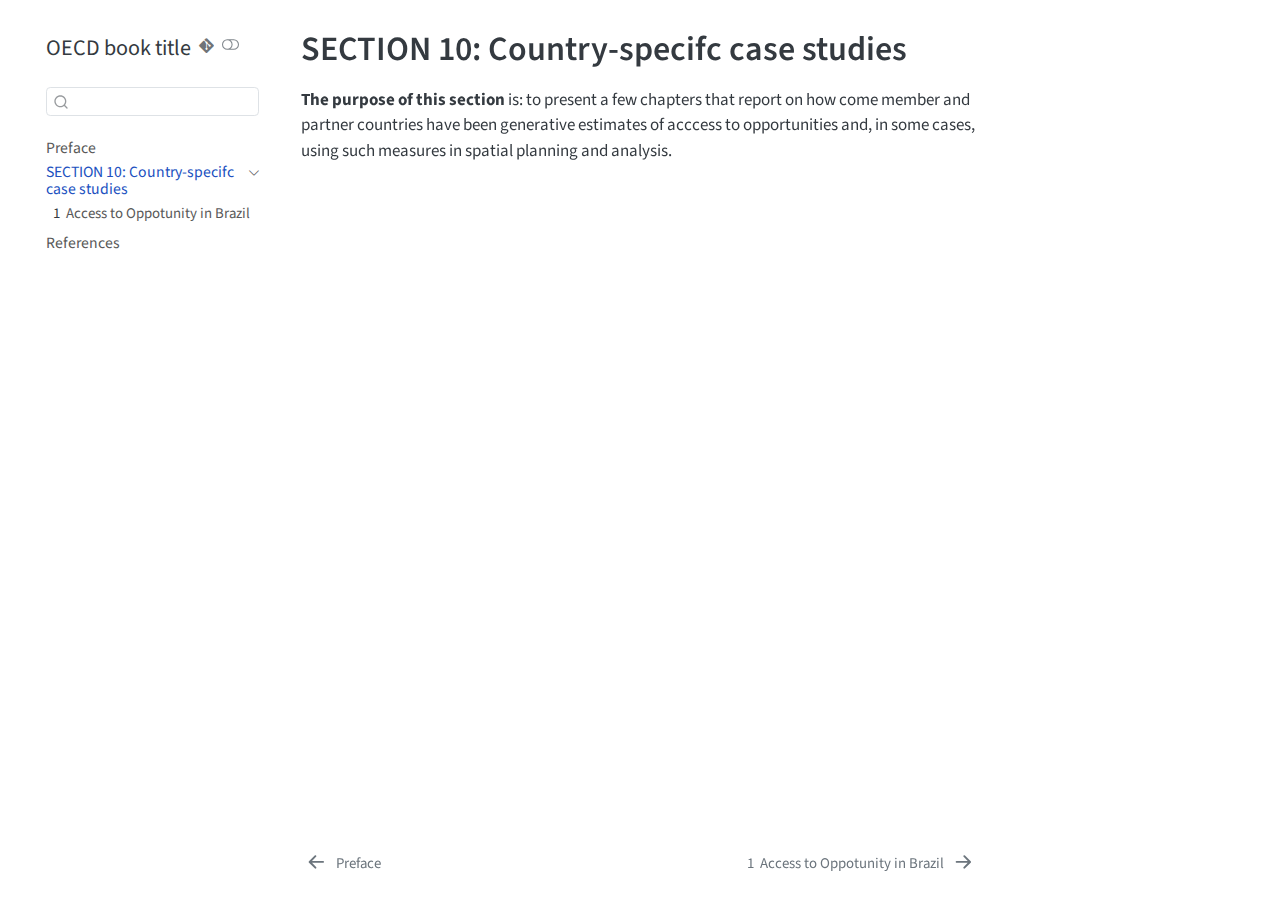
<file: _book/10_section_countries.html>
<!DOCTYPE html>
<html xmlns="http://www.w3.org/1999/xhtml" lang="en" xml:lang="en"><head>

<meta charset="utf-8">
<meta name="generator" content="quarto-1.5.43">

<meta name="viewport" content="width=device-width, initial-scale=1.0, user-scalable=yes">


<title>OECD book title – SECTION 10: Country-specifc case studies</title>
<style>
code{white-space: pre-wrap;}
span.smallcaps{font-variant: small-caps;}
div.columns{display: flex; gap: min(4vw, 1.5em);}
div.column{flex: auto; overflow-x: auto;}
div.hanging-indent{margin-left: 1.5em; text-indent: -1.5em;}
ul.task-list{list-style: none;}
ul.task-list li input[type="checkbox"] {
  width: 0.8em;
  margin: 0 0.8em 0.2em -1em; /* quarto-specific, see https://github.com/quarto-dev/quarto-cli/issues/4556 */ 
  vertical-align: middle;
}
</style>


<script src="site_libs/quarto-nav/quarto-nav.js"></script>
<script src="site_libs/quarto-nav/headroom.min.js"></script>
<script src="site_libs/clipboard/clipboard.min.js"></script>
<script src="site_libs/quarto-search/autocomplete.umd.js"></script>
<script src="site_libs/quarto-search/fuse.min.js"></script>
<script src="site_libs/quarto-search/quarto-search.js"></script>
<meta name="quarto:offset" content="./">
<link href="./15_brazil_aopdata.html" rel="next">
<link href="./index.html" rel="prev">
<script src="site_libs/quarto-html/quarto.js"></script>
<script src="site_libs/quarto-html/popper.min.js"></script>
<script src="site_libs/quarto-html/tippy.umd.min.js"></script>
<script src="site_libs/quarto-html/anchor.min.js"></script>
<link href="site_libs/quarto-html/tippy.css" rel="stylesheet">
<link href="site_libs/quarto-html/quarto-syntax-highlighting.css" rel="stylesheet" class="quarto-color-scheme" id="quarto-text-highlighting-styles">
<link href="site_libs/quarto-html/quarto-syntax-highlighting-dark.css" rel="prefetch" class="quarto-color-scheme quarto-color-alternate" id="quarto-text-highlighting-styles">
<script src="site_libs/bootstrap/bootstrap.min.js"></script>
<link href="site_libs/bootstrap/bootstrap-icons.css" rel="stylesheet">
<link href="site_libs/bootstrap/bootstrap.min.css" rel="stylesheet" class="quarto-color-scheme" id="quarto-bootstrap" data-mode="light">
<link href="site_libs/bootstrap/bootstrap-dark.min.css" rel="prefetch" class="quarto-color-scheme quarto-color-alternate" id="quarto-bootstrap" data-mode="dark">
<script id="quarto-search-options" type="application/json">{
  "location": "sidebar",
  "copy-button": false,
  "collapse-after": 3,
  "panel-placement": "start",
  "type": "textbox",
  "limit": 50,
  "keyboard-shortcut": [
    "f",
    "/",
    "s"
  ],
  "show-item-context": false,
  "language": {
    "search-no-results-text": "No results",
    "search-matching-documents-text": "matching documents",
    "search-copy-link-title": "Copy link to search",
    "search-hide-matches-text": "Hide additional matches",
    "search-more-match-text": "more match in this document",
    "search-more-matches-text": "more matches in this document",
    "search-clear-button-title": "Clear",
    "search-text-placeholder": "",
    "search-detached-cancel-button-title": "Cancel",
    "search-submit-button-title": "Submit",
    "search-label": "Search"
  }
}</script>


<meta name="citation_title" content="SECTION 10: Country-specifc case studies">
<meta name="citation_fulltext_html_url" content="https://gitlab.com//10_section_countries.html">
<meta name="citation_language" content="en">
<meta name="citation_reference" content="citation_title=H3: Uber’s Hexagonal Hierarchical Spatial Index;,citation_author=Isaac Brodsky;,citation_publication_date=2018-06;,citation_cover_date=2018-06;,citation_year=2018;,citation_language=en-US;,citation_journal_title=Uber Engineering Blog;,citation_publisher=https://eng.uber.com/h3/;">
<meta name="citation_reference" content="citation_title=Distributive justice and equity in transportation;,citation_abstract=Over the past decades, transport researchers and policy-makers have devoted increasing attention to questions about justice and equity. Nonetheless, there is still little engagement with theories in political philosophy to frame what justice means in the context of transport policies. This paper reviews key theories of justice (utilitarianism, libertarianism, intuitionism, Rawls’ egalitarianism, and Capability Approaches (CAs)) and critically evaluates the insights they generate when applied to transport. Based on a combination of Rawlsian and CAs, we propose that distributive justice concerns over transport disadvantage and social exclusion should focus primarily on accessibility as a human capability. This means that, in policy evaluation, a detailed analysis of the distributional effects of transport policies should take account of the setting of minimum standards of accessibility to key destinations and the extent to which these policies respect individuals’ rights and prioritise disadvantaged groups, reduce inequalities of opportunities, and mitigate transport externalities. A full account of justice in transportation requires a more complete understanding of accessibility than traditional approaches have been able to deliver to date.;,citation_author=Rafael H. M. Pereira;,citation_author=Tim Schwanen;,citation_author=David Banister;,citation_publication_date=2017-03;,citation_cover_date=2017-03;,citation_year=2017;,citation_issue=2;,citation_doi=10.1080/01441647.2016.1257660;,citation_issn=0144-1647, 1464-5327;,citation_volume=37;,citation_language=en-US;,citation_journal_title=Transport Reviews;">
<meta name="citation_reference" content="citation_title=Desigualdades socioespaciais de acesso a oportunidades nas cidades brasileiras, 2019;,citation_author=Rafael H. M. Pereira;,citation_author=Carlos Kaue Vieira Braga;,citation_author=Bernardo Serra;,citation_author=Vanessa Nadalin;,citation_publication_date=2019;,citation_cover_date=2019;,citation_year=2019;,citation_language=pt-PT;,citation_technical_report_institution=Instituto de Pesquisa Econômica Aplicada (Ipea);,citation_technical_report_number=2535;">
<meta name="citation_reference" content="citation_title=R5r: Rapid Realistic Routing on Multimodal Transport Networks with R&amp;amp;amp;lt;sup&amp;gt;5&amp;lt;/sup&amp;gt; in R;,citation_author=Rafael H. M. Pereira;,citation_author=Marcus Saraiva;,citation_author=Daniel Herszenhut;,citation_author=Carlos Kaue Vieira Braga;,citation_author=Matthew Wigginton Conway;,citation_publication_date=2021-03;,citation_cover_date=2021-03;,citation_year=2021;,citation_doi=10.32866/001c.21262;,citation_language=en-US;,citation_journal_title=Transport Findings;,citation_publisher=Network Design Lab;">
<meta name="citation_reference" content="citation_title=Transportation Equity;,citation_abstract=Transportation equity is a way to frame distributive justice concerns in relation to how social, economic, and government institutions shape the distribution of transportation benefits and burdens in society. It focuses on the evaluative standards used to judge the differential impacts of policies and plans, asking who benefits from and is burdened by them and to what extent. Questions of transportation equity involve both sufficientarian and egalitarian concerns with both absolute levels of wellbeing, transport-related poverty and social exclusion as well as with relative levels of transport-related inequalities. Ultimately, the study of transport equity explores the multiple channels through which transport and land use policies can create conditions for more inclusive cities and transport systems that allow different people to flourish, to satisfy their basic needs and lead a meaningful life. Transportation equity issues broadly encompass how policy decisions shape societal levels of environmental externalities and what groups are more or less exposed to them, as well as how those decisions affect the lives of different groups in terms of their ability to access life-enhancing opportunities such as employment, healthcare, and education. Equity is a crucial part of a broader concern with transport and mobility justice. The call for transport justice goes beyond distributive concerns, and yet justice cannot be achieved withoutequity.;,citation_author=Rafael H. M. Pereira;,citation_author=Alex Karner;,citation_editor=Roger Vickerman;,citation_publication_date=2021-01;,citation_cover_date=2021-01;,citation_year=2021;,citation_doi=10.1016/B978-0-08-102671-7.10053-3;,citation_isbn=978-0-08-102672-4;,citation_language=en-US;,citation_inbook_title=International Encyclopedia of Transportation;">
<meta name="citation_reference" content="citation_title=Accessibility: Transport Accessibility Measures;,citation_author=Rafael H. M. Pereira;,citation_author=Daniel Herszenhut;,citation_publication_date=2022;,citation_cover_date=2022;,citation_year=2022;">
<meta name="citation_reference" content="citation_title=Aopdata: Data from the Access to Opportunities Project;,citation_author=Rafael H. M. Pereira;,citation_author=Daniel Herszenhut;,citation_author=Carlos K. V. Braga;,citation_author=Diego B. Tomasiello;,citation_author=Marcus Saraiva;,citation_publication_date=2022;,citation_cover_date=2022;,citation_year=2022;">
<meta name="citation_reference" content="citation_title=Distribuição espacial de características sociodemográficas e localização de empregos e serviços públicos das vinte maiores cidades do Brasil;,citation_author=Rafael H. M. Pereira;,citation_author=Daniel Herszenhut;,citation_author=Carlos Kauê Vieira Braga;,citation_author=João Pedro Bazzo;,citation_author=João Lucas Albuquerque Oliveira;,citation_author=João Pedro Parga;,citation_author=Marcus Saraiva;,citation_author=Luiz Pedro Silva;,citation_author=Lucas Warwar;,citation_author=Diego Bogado Tomasiello;,citation_publication_date=2022-06;,citation_cover_date=2022-06;,citation_year=2022;,citation_doi=10.38116/td2772;,citation_issn=ISSN 1415-4765;,citation_volume=2772;,citation_language=pt-PT;,citation_journal_title=Texto para Discussão IPEA;,citation_publisher=Instituto de Pesquisa Econômica Aplicada (Ipea);">
<meta name="citation_reference" content="citation_title=Estimativas de acessibilidade a empregos e serviços públicos via transporte ativo, público e privado nas 20 maiores cidades do Brasil em 2017, 2018, 2019;,citation_author=Rafael H. M. Pereira;,citation_author=Carlos Kauê Vieira Braga;,citation_author=Daniel Herszenhut;,citation_author=Marcus Saraiva;,citation_author=Diego Bogado Tomasiello;,citation_publication_date=2022;,citation_cover_date=2022;,citation_year=2022;,citation_volume=2800;,citation_language=pt-PT;,citation_journal_title=Texto para Discussão IPEA;,citation_publisher=Instituto de Pesquisa Econômica Aplicada (Ipea);">
<meta name="citation_reference" content="citation_title=Exploring the time geography of public transport networks with the Gtfs2gps package;,citation_abstract=The creation of the General Transit Feed Specification (GTFS) in the mid-2000s provided a new data format for cities to organize and share digital information on their public transport systems. GTFS feeds store geolocated data on public transport networks, including information on routes, stops, timetables, and service levels. The GTFS standard is now widely adopted by thousands of transport authorities and a wide variety of software applications for different purposes, including trip planning, timetable creation and accessibility analysis. Yet, there is still a lack of tools to parse GTFS data when the objective is to analyze the complex spatial and temporal patterns of public transport systems. This paper presents {gtfs2gps}, a new general-purpose computational tool to easily process static GTFS data that allows one to analyze the spacetime trajectories of public transport vehicles at fine spatial and temporal resolutions. {gtfs2gps} is an open-source R package that employs parallel computing to convert GTFS feeds from relational text files into a trajectory data table, similar to GPS records, with the timestamps of vehicles in every trip. This paper explains the package functionalities and demonstrates how {gtfs2gps} can be used to articulate key concepts in time geography to explore and visualize the spatial and temporal patterns of public transport networks. We also present a case study looking at how {gtfs2gps} can be used to examine socioeconomic and spatialtemporal inequalities in access to public transport, providing key information to monitor cities’ progress toward the Sustainable Development Goals. The paper is accompanied by a computational notebook in R Markdown to support reproducibility of the results in this paper and to replicate the analysis for other contexts where GTFS data are available. Given the widespread use of GTFS, {gtfs2gps} opens new possibilities for researchers to examine the time geography of public transport systems in urban areas across the globe.;,citation_author=Rafael H. M. Pereira;,citation_author=Pedro R. Andrade;,citation_author=João Pedro Bazzo Vieira;,citation_publication_date=2022-12;,citation_cover_date=2022-12;,citation_year=2022;,citation_doi=10.1007/s10109-022-00400-x;,citation_issn=1435-5949;,citation_language=en-US;,citation_journal_title=Journal of Geographical Systems;">
<meta name="citation_reference" content="citation_title=Transporte urbano e insuficiência de acesso a escolas no Brasil;,citation_author=Marcus Saraiva;,citation_author=Luiz Pedro Silva;,citation_author=Carlos Kauê Vieira Braga;,citation_author=Rafael Henrique Moraes Pereira;,citation_publication_date=2023;,citation_cover_date=2023;,citation_year=2023;,citation_language=pt-PT;,citation_technical_report_institution=Instituto de Pesquisa Econômica Aplicada (Ipea);,citation_technical_report_number=2854;">
</head>

<body class="nav-sidebar floating">

<div id="quarto-search-results"></div>
  <header id="quarto-header" class="headroom fixed-top">
  <nav class="quarto-secondary-nav">
    <div class="container-fluid d-flex">
      <button type="button" class="quarto-btn-toggle btn" data-bs-toggle="collapse" role="button" data-bs-target=".quarto-sidebar-collapse-item" aria-controls="quarto-sidebar" aria-expanded="false" aria-label="Toggle sidebar navigation" onclick="if (window.quartoToggleHeadroom) { window.quartoToggleHeadroom(); }">
        <i class="bi bi-layout-text-sidebar-reverse"></i>
      </button>
        <nav class="quarto-page-breadcrumbs" aria-label="breadcrumb"><ol class="breadcrumb"><li class="breadcrumb-item"><a href="./10_section_countries.html">SECTION 10: Country-specifc case studies</a></li></ol></nav>
        <a class="flex-grow-1" role="navigation" data-bs-toggle="collapse" data-bs-target=".quarto-sidebar-collapse-item" aria-controls="quarto-sidebar" aria-expanded="false" aria-label="Toggle sidebar navigation" onclick="if (window.quartoToggleHeadroom) { window.quartoToggleHeadroom(); }">      
        </a>
      <button type="button" class="btn quarto-search-button" aria-label="Search" onclick="window.quartoOpenSearch();">
        <i class="bi bi-search"></i>
      </button>
    </div>
  </nav>
</header>
<!-- content -->
<div id="quarto-content" class="quarto-container page-columns page-rows-contents page-layout-article">
<!-- sidebar -->
  <nav id="quarto-sidebar" class="sidebar collapse collapse-horizontal quarto-sidebar-collapse-item sidebar-navigation floating overflow-auto">
    <div class="pt-lg-2 mt-2 text-left sidebar-header">
    <div class="sidebar-title mb-0 py-0">
      <a href="./">OECD book title</a> 
        <div class="sidebar-tools-main">
    <a href="https://gitlab.com/" title="Source Code" class="quarto-navigation-tool px-1" aria-label="Source Code"><i class="bi bi-git"></i></a>
  <a href="" class="quarto-color-scheme-toggle quarto-navigation-tool  px-1" onclick="window.quartoToggleColorScheme(); return false;" title="Toggle dark mode"><i class="bi"></i></a>
</div>
    </div>
      </div>
        <div class="mt-2 flex-shrink-0 align-items-center">
        <div class="sidebar-search">
        <div id="quarto-search" class="" title="Search"></div>
        </div>
        </div>
    <div class="sidebar-menu-container"> 
    <ul class="list-unstyled mt-1">
        <li class="sidebar-item">
  <div class="sidebar-item-container"> 
  <a href="./index.html" class="sidebar-item-text sidebar-link">
 <span class="menu-text">Preface</span></a>
  </div>
</li>
        <li class="sidebar-item sidebar-item-section">
      <div class="sidebar-item-container"> 
            <a href="./10_section_countries.html" class="sidebar-item-text sidebar-link active">
 <span class="menu-text">SECTION 10: Country-specifc case studies</span></a>
          <a class="sidebar-item-toggle text-start" data-bs-toggle="collapse" data-bs-target="#quarto-sidebar-section-1" role="navigation" aria-expanded="true" aria-label="Toggle section">
            <i class="bi bi-chevron-right ms-2"></i>
          </a> 
      </div>
      <ul id="quarto-sidebar-section-1" class="collapse list-unstyled sidebar-section depth1 show">  
          <li class="sidebar-item">
  <div class="sidebar-item-container"> 
  <a href="./15_brazil_aopdata.html" class="sidebar-item-text sidebar-link">
 <span class="menu-text"><span class="chapter-number">1</span>&nbsp; <span class="chapter-title">Access to Oppotunity in Brazil</span></span></a>
  </div>
</li>
      </ul>
  </li>
        <li class="sidebar-item">
  <div class="sidebar-item-container"> 
  <a href="./references.en.html" class="sidebar-item-text sidebar-link">
 <span class="menu-text">References</span></a>
  </div>
</li>
    </ul>
    </div>
</nav>
<div id="quarto-sidebar-glass" class="quarto-sidebar-collapse-item" data-bs-toggle="collapse" data-bs-target=".quarto-sidebar-collapse-item"></div>
<!-- margin-sidebar -->
    <div id="quarto-margin-sidebar" class="sidebar margin-sidebar zindex-bottom">
        
    </div>
<!-- main -->
<main class="content" id="quarto-document-content">

<header id="title-block-header" class="quarto-title-block default">
<div class="quarto-title">
<h1 class="title">SECTION 10: Country-specifc case studies</h1>
</div>



<div class="quarto-title-meta">

    
  
    
  </div>
  


</header>


<p><strong>The purpose of this section</strong> is: to present a few chapters that report on how come member and partner countries have been generative estimates of acccess to opportunities and, in some cases, using such measures in spatial planning and analysis.</p>



</main> <!-- /main -->
<script id="quarto-html-after-body" type="application/javascript">
window.document.addEventListener("DOMContentLoaded", function (event) {
  const toggleBodyColorMode = (bsSheetEl) => {
    const mode = bsSheetEl.getAttribute("data-mode");
    const bodyEl = window.document.querySelector("body");
    if (mode === "dark") {
      bodyEl.classList.add("quarto-dark");
      bodyEl.classList.remove("quarto-light");
    } else {
      bodyEl.classList.add("quarto-light");
      bodyEl.classList.remove("quarto-dark");
    }
  }
  const toggleBodyColorPrimary = () => {
    const bsSheetEl = window.document.querySelector("link#quarto-bootstrap");
    if (bsSheetEl) {
      toggleBodyColorMode(bsSheetEl);
    }
  }
  toggleBodyColorPrimary();  
  const disableStylesheet = (stylesheets) => {
    for (let i=0; i < stylesheets.length; i++) {
      const stylesheet = stylesheets[i];
      stylesheet.rel = 'prefetch';
    }
  }
  const enableStylesheet = (stylesheets) => {
    for (let i=0; i < stylesheets.length; i++) {
      const stylesheet = stylesheets[i];
      stylesheet.rel = 'stylesheet';
    }
  }
  const manageTransitions = (selector, allowTransitions) => {
    const els = window.document.querySelectorAll(selector);
    for (let i=0; i < els.length; i++) {
      const el = els[i];
      if (allowTransitions) {
        el.classList.remove('notransition');
      } else {
        el.classList.add('notransition');
      }
    }
  }
  const toggleGiscusIfUsed = (isAlternate, darkModeDefault) => {
    const baseTheme = document.querySelector('#giscus-base-theme')?.value ?? 'light';
    const alternateTheme = document.querySelector('#giscus-alt-theme')?.value ?? 'dark';
    let newTheme = '';
    if(darkModeDefault) {
      newTheme = isAlternate ? baseTheme : alternateTheme;
    } else {
      newTheme = isAlternate ? alternateTheme : baseTheme;
    }
    const changeGiscusTheme = () => {
      // From: https://github.com/giscus/giscus/issues/336
      const sendMessage = (message) => {
        const iframe = document.querySelector('iframe.giscus-frame');
        if (!iframe) return;
        iframe.contentWindow.postMessage({ giscus: message }, 'https://giscus.app');
      }
      sendMessage({
        setConfig: {
          theme: newTheme
        }
      });
    }
    const isGiscussLoaded = window.document.querySelector('iframe.giscus-frame') !== null;
    if (isGiscussLoaded) {
      changeGiscusTheme();
    }
  }
  const toggleColorMode = (alternate) => {
    // Switch the stylesheets
    const alternateStylesheets = window.document.querySelectorAll('link.quarto-color-scheme.quarto-color-alternate');
    manageTransitions('#quarto-margin-sidebar .nav-link', false);
    if (alternate) {
      enableStylesheet(alternateStylesheets);
      for (const sheetNode of alternateStylesheets) {
        if (sheetNode.id === "quarto-bootstrap") {
          toggleBodyColorMode(sheetNode);
        }
      }
    } else {
      disableStylesheet(alternateStylesheets);
      toggleBodyColorPrimary();
    }
    manageTransitions('#quarto-margin-sidebar .nav-link', true);
    // Switch the toggles
    const toggles = window.document.querySelectorAll('.quarto-color-scheme-toggle');
    for (let i=0; i < toggles.length; i++) {
      const toggle = toggles[i];
      if (toggle) {
        if (alternate) {
          toggle.classList.add("alternate");     
        } else {
          toggle.classList.remove("alternate");
        }
      }
    }
    // Hack to workaround the fact that safari doesn't
    // properly recolor the scrollbar when toggling (#1455)
    if (navigator.userAgent.indexOf('Safari') > 0 && navigator.userAgent.indexOf('Chrome') == -1) {
      manageTransitions("body", false);
      window.scrollTo(0, 1);
      setTimeout(() => {
        window.scrollTo(0, 0);
        manageTransitions("body", true);
      }, 40);  
    }
  }
  const isFileUrl = () => { 
    return window.location.protocol === 'file:';
  }
  const hasAlternateSentinel = () => {  
    let styleSentinel = getColorSchemeSentinel();
    if (styleSentinel !== null) {
      return styleSentinel === "alternate";
    } else {
      return false;
    }
  }
  const setStyleSentinel = (alternate) => {
    const value = alternate ? "alternate" : "default";
    if (!isFileUrl()) {
      window.localStorage.setItem("quarto-color-scheme", value);
    } else {
      localAlternateSentinel = value;
    }
  }
  const getColorSchemeSentinel = () => {
    if (!isFileUrl()) {
      const storageValue = window.localStorage.getItem("quarto-color-scheme");
      return storageValue != null ? storageValue : localAlternateSentinel;
    } else {
      return localAlternateSentinel;
    }
  }
  const darkModeDefault = false;
  let localAlternateSentinel = darkModeDefault ? 'alternate' : 'default';
  // Dark / light mode switch
  window.quartoToggleColorScheme = () => {
    // Read the current dark / light value 
    let toAlternate = !hasAlternateSentinel();
    toggleColorMode(toAlternate);
    setStyleSentinel(toAlternate);
    toggleGiscusIfUsed(toAlternate, darkModeDefault);
  };
  // Ensure there is a toggle, if there isn't float one in the top right
  if (window.document.querySelector('.quarto-color-scheme-toggle') === null) {
    const a = window.document.createElement('a');
    a.classList.add('top-right');
    a.classList.add('quarto-color-scheme-toggle');
    a.href = "";
    a.onclick = function() { try { window.quartoToggleColorScheme(); } catch {} return false; };
    const i = window.document.createElement("i");
    i.classList.add('bi');
    a.appendChild(i);
    window.document.body.appendChild(a);
  }
  // Switch to dark mode if need be
  if (hasAlternateSentinel()) {
    toggleColorMode(true);
  } else {
    toggleColorMode(false);
  }
  const icon = "";
  const anchorJS = new window.AnchorJS();
  anchorJS.options = {
    placement: 'right',
    icon: icon
  };
  anchorJS.add('.anchored');
  const isCodeAnnotation = (el) => {
    for (const clz of el.classList) {
      if (clz.startsWith('code-annotation-')) {                     
        return true;
      }
    }
    return false;
  }
  const onCopySuccess = function(e) {
    // button target
    const button = e.trigger;
    // don't keep focus
    button.blur();
    // flash "checked"
    button.classList.add('code-copy-button-checked');
    var currentTitle = button.getAttribute("title");
    button.setAttribute("title", "Copied!");
    let tooltip;
    if (window.bootstrap) {
      button.setAttribute("data-bs-toggle", "tooltip");
      button.setAttribute("data-bs-placement", "left");
      button.setAttribute("data-bs-title", "Copied!");
      tooltip = new bootstrap.Tooltip(button, 
        { trigger: "manual", 
          customClass: "code-copy-button-tooltip",
          offset: [0, -8]});
      tooltip.show();    
    }
    setTimeout(function() {
      if (tooltip) {
        tooltip.hide();
        button.removeAttribute("data-bs-title");
        button.removeAttribute("data-bs-toggle");
        button.removeAttribute("data-bs-placement");
      }
      button.setAttribute("title", currentTitle);
      button.classList.remove('code-copy-button-checked');
    }, 1000);
    // clear code selection
    e.clearSelection();
  }
  const getTextToCopy = function(trigger) {
      const codeEl = trigger.previousElementSibling.cloneNode(true);
      for (const childEl of codeEl.children) {
        if (isCodeAnnotation(childEl)) {
          childEl.remove();
        }
      }
      return codeEl.innerText;
  }
  const clipboard = new window.ClipboardJS('.code-copy-button:not([data-in-quarto-modal])', {
    text: getTextToCopy
  });
  clipboard.on('success', onCopySuccess);
  if (window.document.getElementById('quarto-embedded-source-code-modal')) {
    // For code content inside modals, clipBoardJS needs to be initialized with a container option
    // TODO: Check when it could be a function (https://github.com/zenorocha/clipboard.js/issues/860)
    const clipboardModal = new window.ClipboardJS('.code-copy-button[data-in-quarto-modal]', {
      text: getTextToCopy,
      container: window.document.getElementById('quarto-embedded-source-code-modal')
    });
    clipboardModal.on('success', onCopySuccess);
  }
    var localhostRegex = new RegExp(/^(?:http|https):\/\/localhost\:?[0-9]*\//);
    var mailtoRegex = new RegExp(/^mailto:/);
      var filterRegex = new RegExp("https:\/\/gitlab\.com\/");
    var isInternal = (href) => {
        return filterRegex.test(href) || localhostRegex.test(href) || mailtoRegex.test(href);
    }
    // Inspect non-navigation links and adorn them if external
 	var links = window.document.querySelectorAll('a[href]:not(.nav-link):not(.navbar-brand):not(.toc-action):not(.sidebar-link):not(.sidebar-item-toggle):not(.pagination-link):not(.no-external):not([aria-hidden]):not(.dropdown-item):not(.quarto-navigation-tool):not(.about-link)');
    for (var i=0; i<links.length; i++) {
      const link = links[i];
      if (!isInternal(link.href)) {
        // undo the damage that might have been done by quarto-nav.js in the case of
        // links that we want to consider external
        if (link.dataset.originalHref !== undefined) {
          link.href = link.dataset.originalHref;
        }
      }
    }
  function tippyHover(el, contentFn, onTriggerFn, onUntriggerFn) {
    const config = {
      allowHTML: true,
      maxWidth: 500,
      delay: 100,
      arrow: false,
      appendTo: function(el) {
          return el.parentElement;
      },
      interactive: true,
      interactiveBorder: 10,
      theme: 'quarto',
      placement: 'bottom-start',
    };
    if (contentFn) {
      config.content = contentFn;
    }
    if (onTriggerFn) {
      config.onTrigger = onTriggerFn;
    }
    if (onUntriggerFn) {
      config.onUntrigger = onUntriggerFn;
    }
    window.tippy(el, config); 
  }
  const noterefs = window.document.querySelectorAll('a[role="doc-noteref"]');
  for (var i=0; i<noterefs.length; i++) {
    const ref = noterefs[i];
    tippyHover(ref, function() {
      // use id or data attribute instead here
      let href = ref.getAttribute('data-footnote-href') || ref.getAttribute('href');
      try { href = new URL(href).hash; } catch {}
      const id = href.replace(/^#\/?/, "");
      const note = window.document.getElementById(id);
      if (note) {
        return note.innerHTML;
      } else {
        return "";
      }
    });
  }
  const xrefs = window.document.querySelectorAll('a.quarto-xref');
  const processXRef = (id, note) => {
    // Strip column container classes
    const stripColumnClz = (el) => {
      el.classList.remove("page-full", "page-columns");
      if (el.children) {
        for (const child of el.children) {
          stripColumnClz(child);
        }
      }
    }
    stripColumnClz(note)
    if (id === null || id.startsWith('sec-')) {
      // Special case sections, only their first couple elements
      const container = document.createElement("div");
      if (note.children && note.children.length > 2) {
        container.appendChild(note.children[0].cloneNode(true));
        for (let i = 1; i < note.children.length; i++) {
          const child = note.children[i];
          if (child.tagName === "P" && child.innerText === "") {
            continue;
          } else {
            container.appendChild(child.cloneNode(true));
            break;
          }
        }
        if (window.Quarto?.typesetMath) {
          window.Quarto.typesetMath(container);
        }
        return container.innerHTML
      } else {
        if (window.Quarto?.typesetMath) {
          window.Quarto.typesetMath(note);
        }
        return note.innerHTML;
      }
    } else {
      // Remove any anchor links if they are present
      const anchorLink = note.querySelector('a.anchorjs-link');
      if (anchorLink) {
        anchorLink.remove();
      }
      if (window.Quarto?.typesetMath) {
        window.Quarto.typesetMath(note);
      }
      // TODO in 1.5, we should make sure this works without a callout special case
      if (note.classList.contains("callout")) {
        return note.outerHTML;
      } else {
        return note.innerHTML;
      }
    }
  }
  for (var i=0; i<xrefs.length; i++) {
    const xref = xrefs[i];
    tippyHover(xref, undefined, function(instance) {
      instance.disable();
      let url = xref.getAttribute('href');
      let hash = undefined; 
      if (url.startsWith('#')) {
        hash = url;
      } else {
        try { hash = new URL(url).hash; } catch {}
      }
      if (hash) {
        const id = hash.replace(/^#\/?/, "");
        const note = window.document.getElementById(id);
        if (note !== null) {
          try {
            const html = processXRef(id, note.cloneNode(true));
            instance.setContent(html);
          } finally {
            instance.enable();
            instance.show();
          }
        } else {
          // See if we can fetch this
          fetch(url.split('#')[0])
          .then(res => res.text())
          .then(html => {
            const parser = new DOMParser();
            const htmlDoc = parser.parseFromString(html, "text/html");
            const note = htmlDoc.getElementById(id);
            if (note !== null) {
              const html = processXRef(id, note);
              instance.setContent(html);
            } 
          }).finally(() => {
            instance.enable();
            instance.show();
          });
        }
      } else {
        // See if we can fetch a full url (with no hash to target)
        // This is a special case and we should probably do some content thinning / targeting
        fetch(url)
        .then(res => res.text())
        .then(html => {
          const parser = new DOMParser();
          const htmlDoc = parser.parseFromString(html, "text/html");
          const note = htmlDoc.querySelector('main.content');
          if (note !== null) {
            // This should only happen for chapter cross references
            // (since there is no id in the URL)
            // remove the first header
            if (note.children.length > 0 && note.children[0].tagName === "HEADER") {
              note.children[0].remove();
            }
            const html = processXRef(null, note);
            instance.setContent(html);
          } 
        }).finally(() => {
          instance.enable();
          instance.show();
        });
      }
    }, function(instance) {
    });
  }
      let selectedAnnoteEl;
      const selectorForAnnotation = ( cell, annotation) => {
        let cellAttr = 'data-code-cell="' + cell + '"';
        let lineAttr = 'data-code-annotation="' +  annotation + '"';
        const selector = 'span[' + cellAttr + '][' + lineAttr + ']';
        return selector;
      }
      const selectCodeLines = (annoteEl) => {
        const doc = window.document;
        const targetCell = annoteEl.getAttribute("data-target-cell");
        const targetAnnotation = annoteEl.getAttribute("data-target-annotation");
        const annoteSpan = window.document.querySelector(selectorForAnnotation(targetCell, targetAnnotation));
        const lines = annoteSpan.getAttribute("data-code-lines").split(",");
        const lineIds = lines.map((line) => {
          return targetCell + "-" + line;
        })
        let top = null;
        let height = null;
        let parent = null;
        if (lineIds.length > 0) {
            //compute the position of the single el (top and bottom and make a div)
            const el = window.document.getElementById(lineIds[0]);
            top = el.offsetTop;
            height = el.offsetHeight;
            parent = el.parentElement.parentElement;
          if (lineIds.length > 1) {
            const lastEl = window.document.getElementById(lineIds[lineIds.length - 1]);
            const bottom = lastEl.offsetTop + lastEl.offsetHeight;
            height = bottom - top;
          }
          if (top !== null && height !== null && parent !== null) {
            // cook up a div (if necessary) and position it 
            let div = window.document.getElementById("code-annotation-line-highlight");
            if (div === null) {
              div = window.document.createElement("div");
              div.setAttribute("id", "code-annotation-line-highlight");
              div.style.position = 'absolute';
              parent.appendChild(div);
            }
            div.style.top = top - 2 + "px";
            div.style.height = height + 4 + "px";
            div.style.left = 0;
            let gutterDiv = window.document.getElementById("code-annotation-line-highlight-gutter");
            if (gutterDiv === null) {
              gutterDiv = window.document.createElement("div");
              gutterDiv.setAttribute("id", "code-annotation-line-highlight-gutter");
              gutterDiv.style.position = 'absolute';
              const codeCell = window.document.getElementById(targetCell);
              const gutter = codeCell.querySelector('.code-annotation-gutter');
              gutter.appendChild(gutterDiv);
            }
            gutterDiv.style.top = top - 2 + "px";
            gutterDiv.style.height = height + 4 + "px";
          }
          selectedAnnoteEl = annoteEl;
        }
      };
      const unselectCodeLines = () => {
        const elementsIds = ["code-annotation-line-highlight", "code-annotation-line-highlight-gutter"];
        elementsIds.forEach((elId) => {
          const div = window.document.getElementById(elId);
          if (div) {
            div.remove();
          }
        });
        selectedAnnoteEl = undefined;
      };
        // Handle positioning of the toggle
    window.addEventListener(
      "resize",
      throttle(() => {
        elRect = undefined;
        if (selectedAnnoteEl) {
          selectCodeLines(selectedAnnoteEl);
        }
      }, 10)
    );
    function throttle(fn, ms) {
    let throttle = false;
    let timer;
      return (...args) => {
        if(!throttle) { // first call gets through
            fn.apply(this, args);
            throttle = true;
        } else { // all the others get throttled
            if(timer) clearTimeout(timer); // cancel #2
            timer = setTimeout(() => {
              fn.apply(this, args);
              timer = throttle = false;
            }, ms);
        }
      };
    }
      // Attach click handler to the DT
      const annoteDls = window.document.querySelectorAll('dt[data-target-cell]');
      for (const annoteDlNode of annoteDls) {
        annoteDlNode.addEventListener('click', (event) => {
          const clickedEl = event.target;
          if (clickedEl !== selectedAnnoteEl) {
            unselectCodeLines();
            const activeEl = window.document.querySelector('dt[data-target-cell].code-annotation-active');
            if (activeEl) {
              activeEl.classList.remove('code-annotation-active');
            }
            selectCodeLines(clickedEl);
            clickedEl.classList.add('code-annotation-active');
          } else {
            // Unselect the line
            unselectCodeLines();
            clickedEl.classList.remove('code-annotation-active');
          }
        });
      }
  const findCites = (el) => {
    const parentEl = el.parentElement;
    if (parentEl) {
      const cites = parentEl.dataset.cites;
      if (cites) {
        return {
          el,
          cites: cites.split(' ')
        };
      } else {
        return findCites(el.parentElement)
      }
    } else {
      return undefined;
    }
  };
  var bibliorefs = window.document.querySelectorAll('a[role="doc-biblioref"]');
  for (var i=0; i<bibliorefs.length; i++) {
    const ref = bibliorefs[i];
    const citeInfo = findCites(ref);
    if (citeInfo) {
      tippyHover(citeInfo.el, function() {
        var popup = window.document.createElement('div');
        citeInfo.cites.forEach(function(cite) {
          var citeDiv = window.document.createElement('div');
          citeDiv.classList.add('hanging-indent');
          citeDiv.classList.add('csl-entry');
          var biblioDiv = window.document.getElementById('ref-' + cite);
          if (biblioDiv) {
            citeDiv.innerHTML = biblioDiv.innerHTML;
          }
          popup.appendChild(citeDiv);
        });
        return popup.innerHTML;
      });
    }
  }
});
</script>
<nav class="page-navigation">
  <div class="nav-page nav-page-previous">
      <a href="./index.html" class="pagination-link" aria-label="Preface">
        <i class="bi bi-arrow-left-short"></i> <span class="nav-page-text">Preface</span>
      </a>          
  </div>
  <div class="nav-page nav-page-next">
      <a href="./15_brazil_aopdata.html" class="pagination-link" aria-label="Access to Oppotunity in Brazil">
        <span class="nav-page-text"><span class="chapter-number">1</span>&nbsp; <span class="chapter-title">Access to Oppotunity in Brazil</span></span> <i class="bi bi-arrow-right-short"></i>
      </a>
  </div>
</nav>
</div> <!-- /content -->




</body></html>
</file>
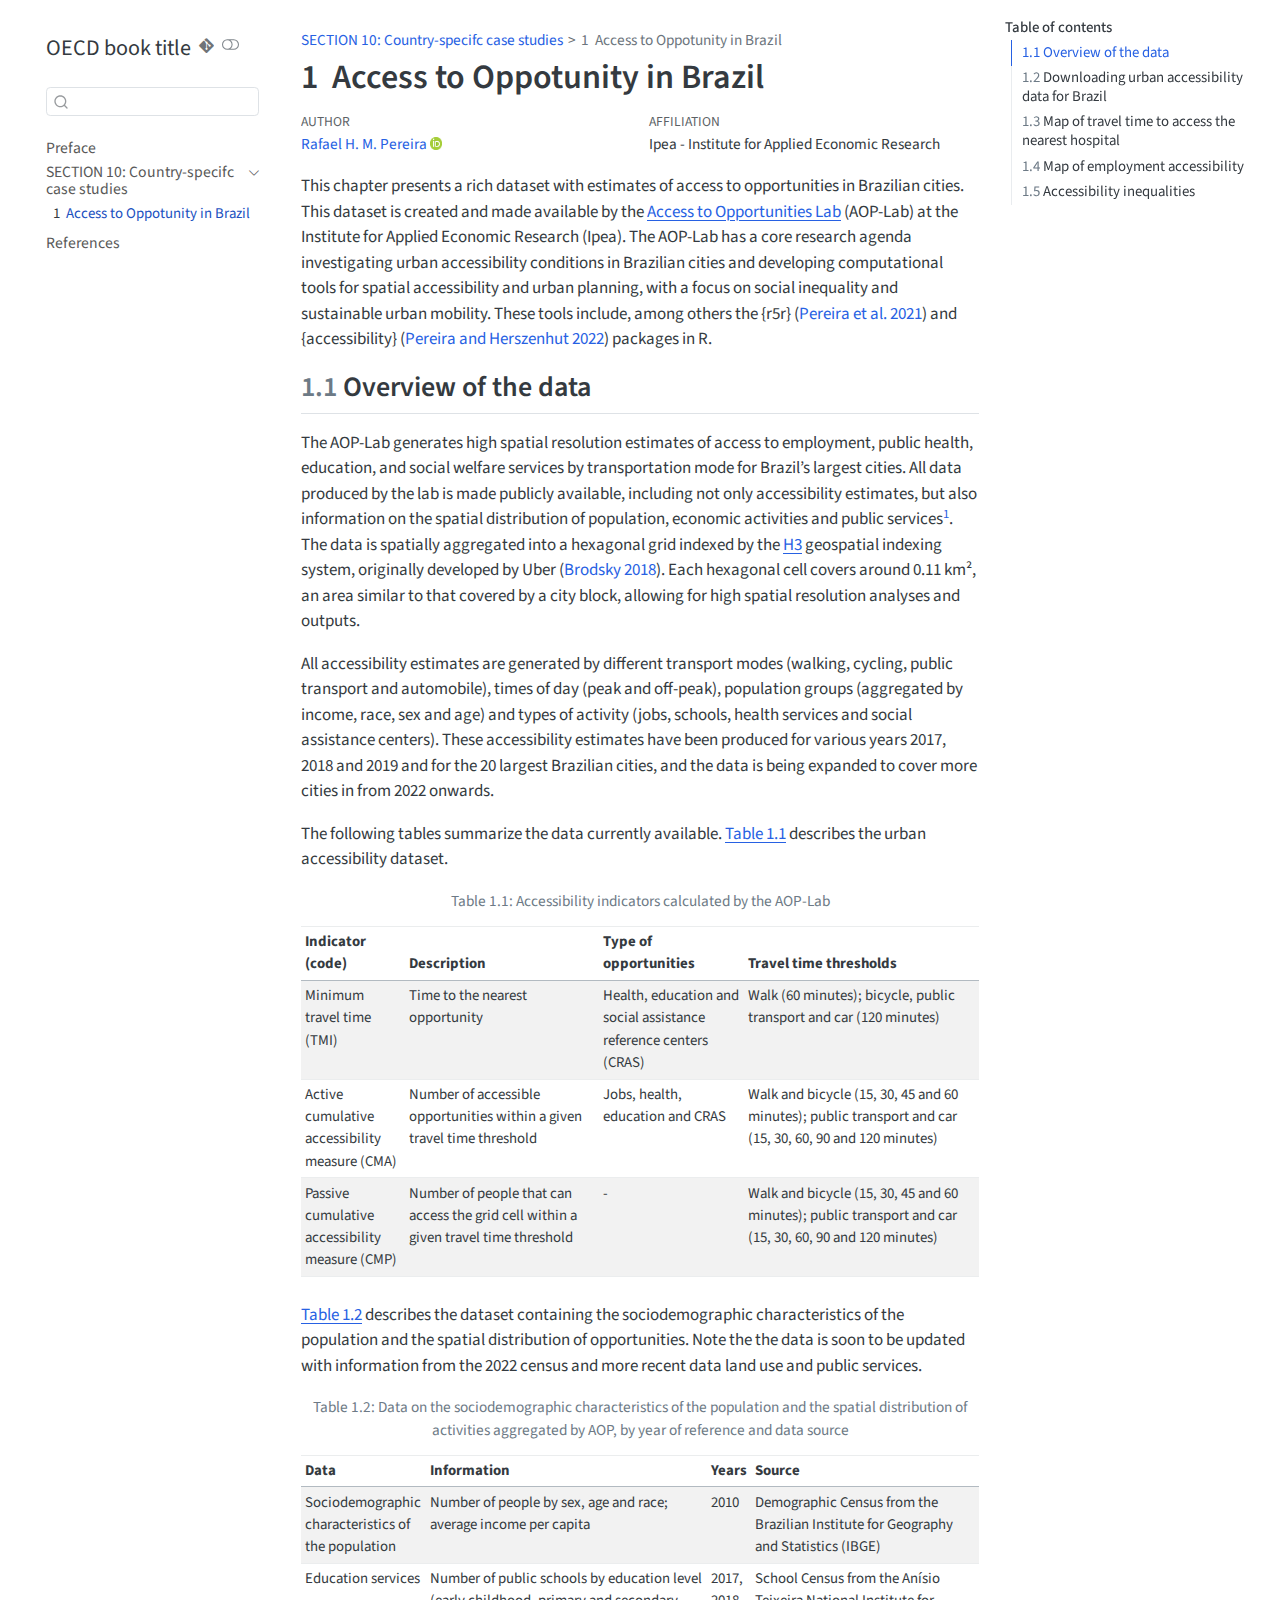
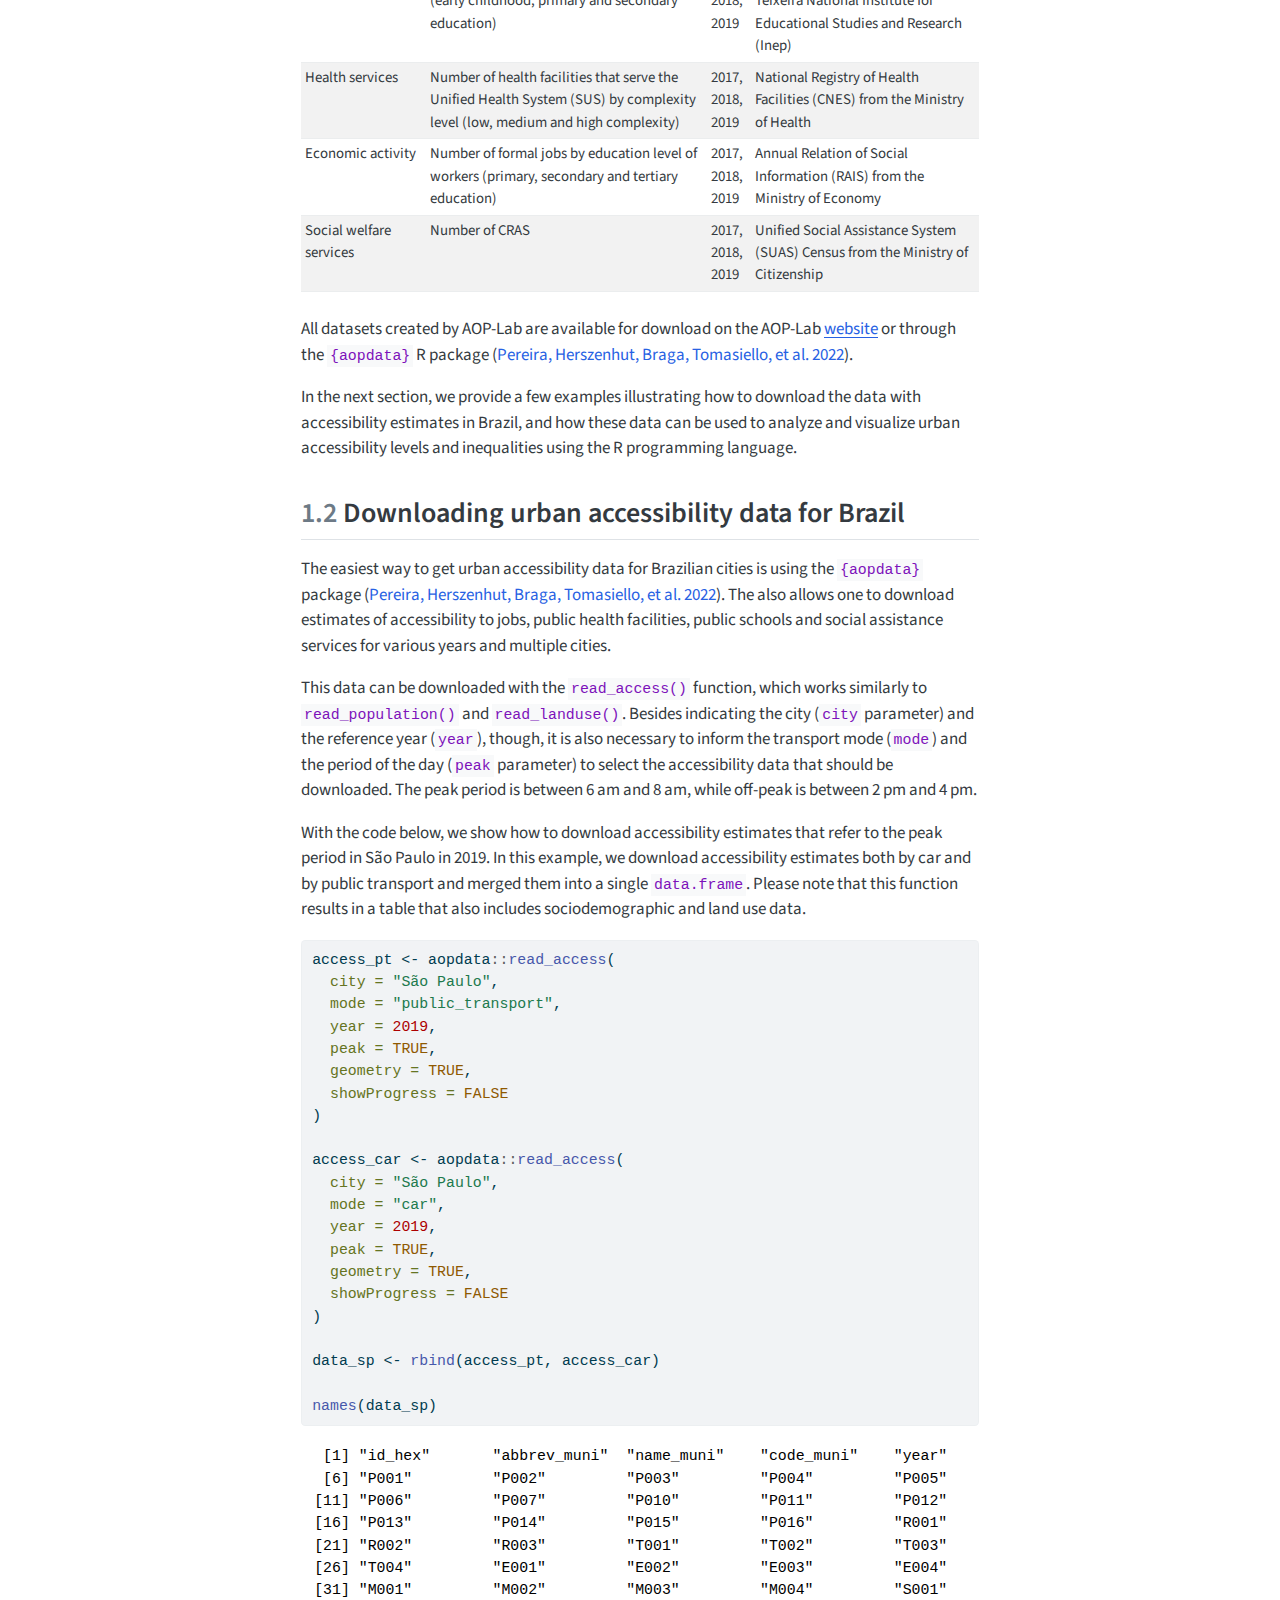
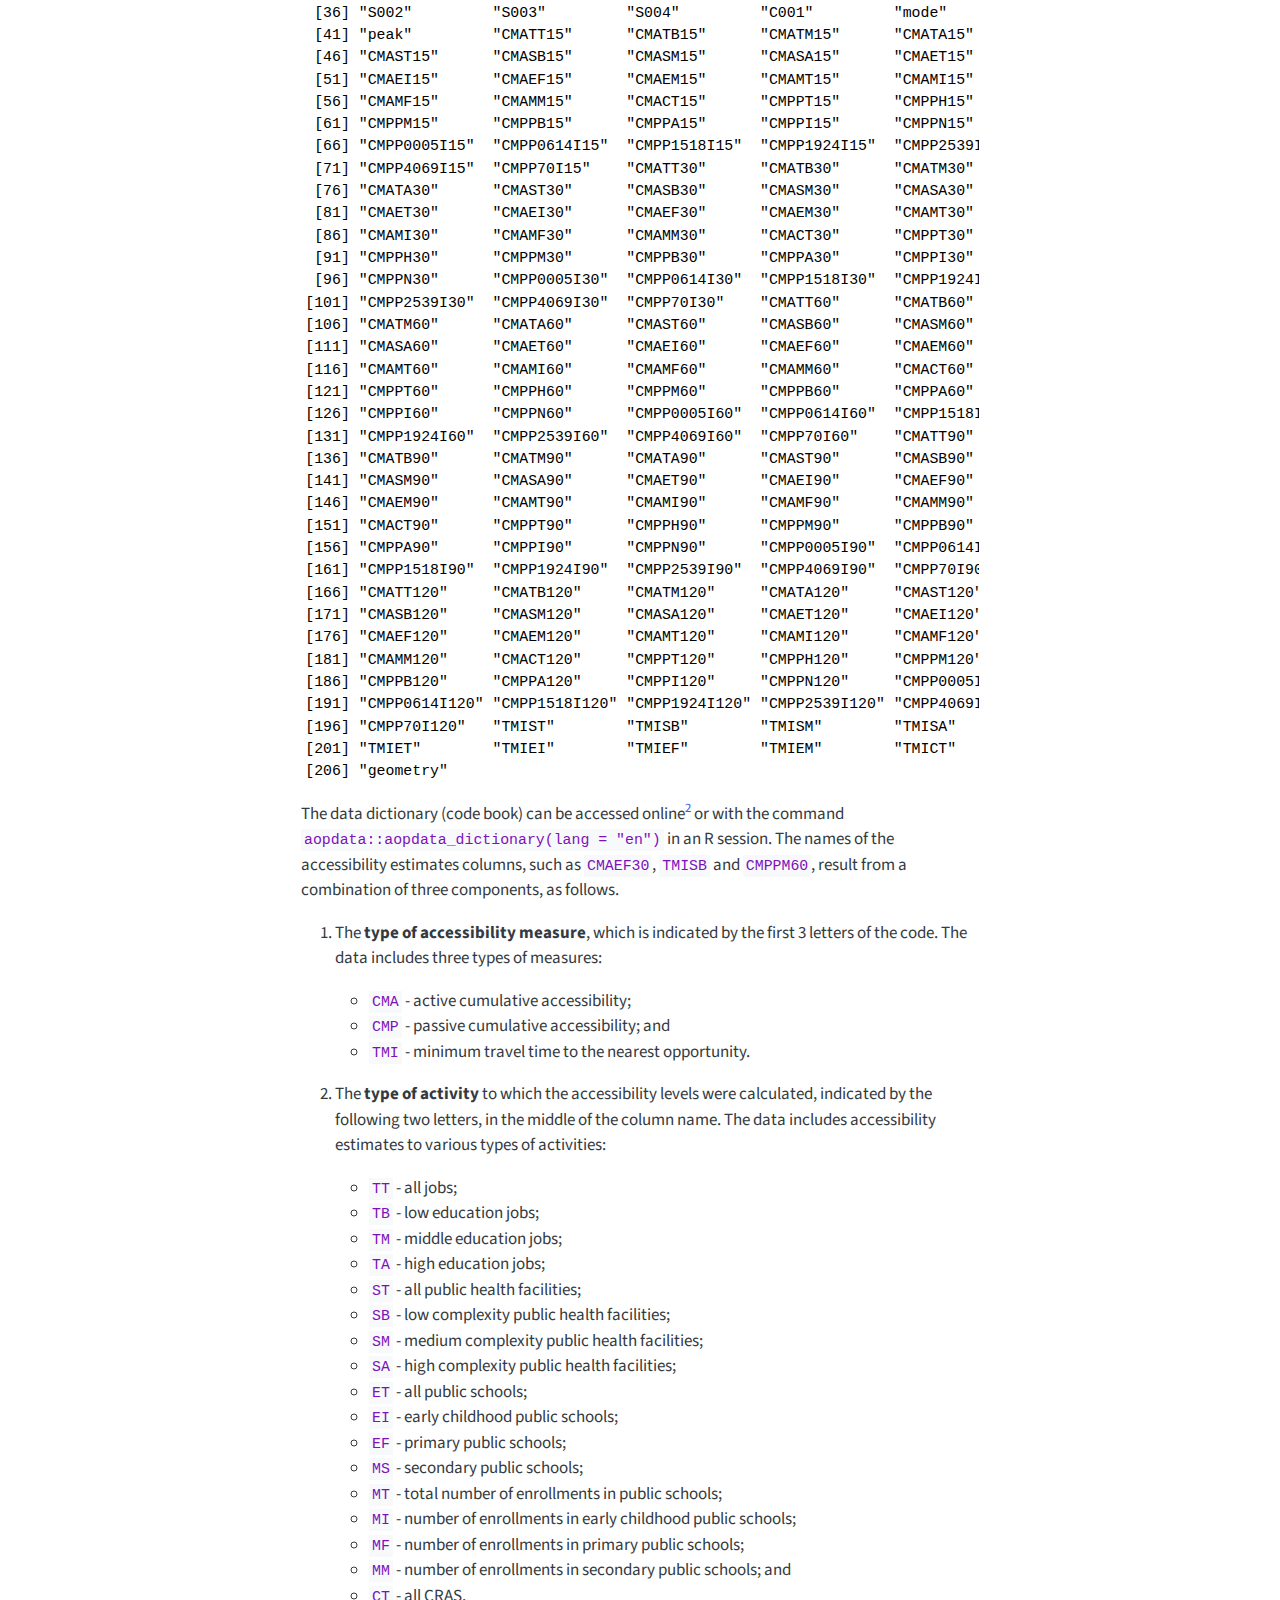
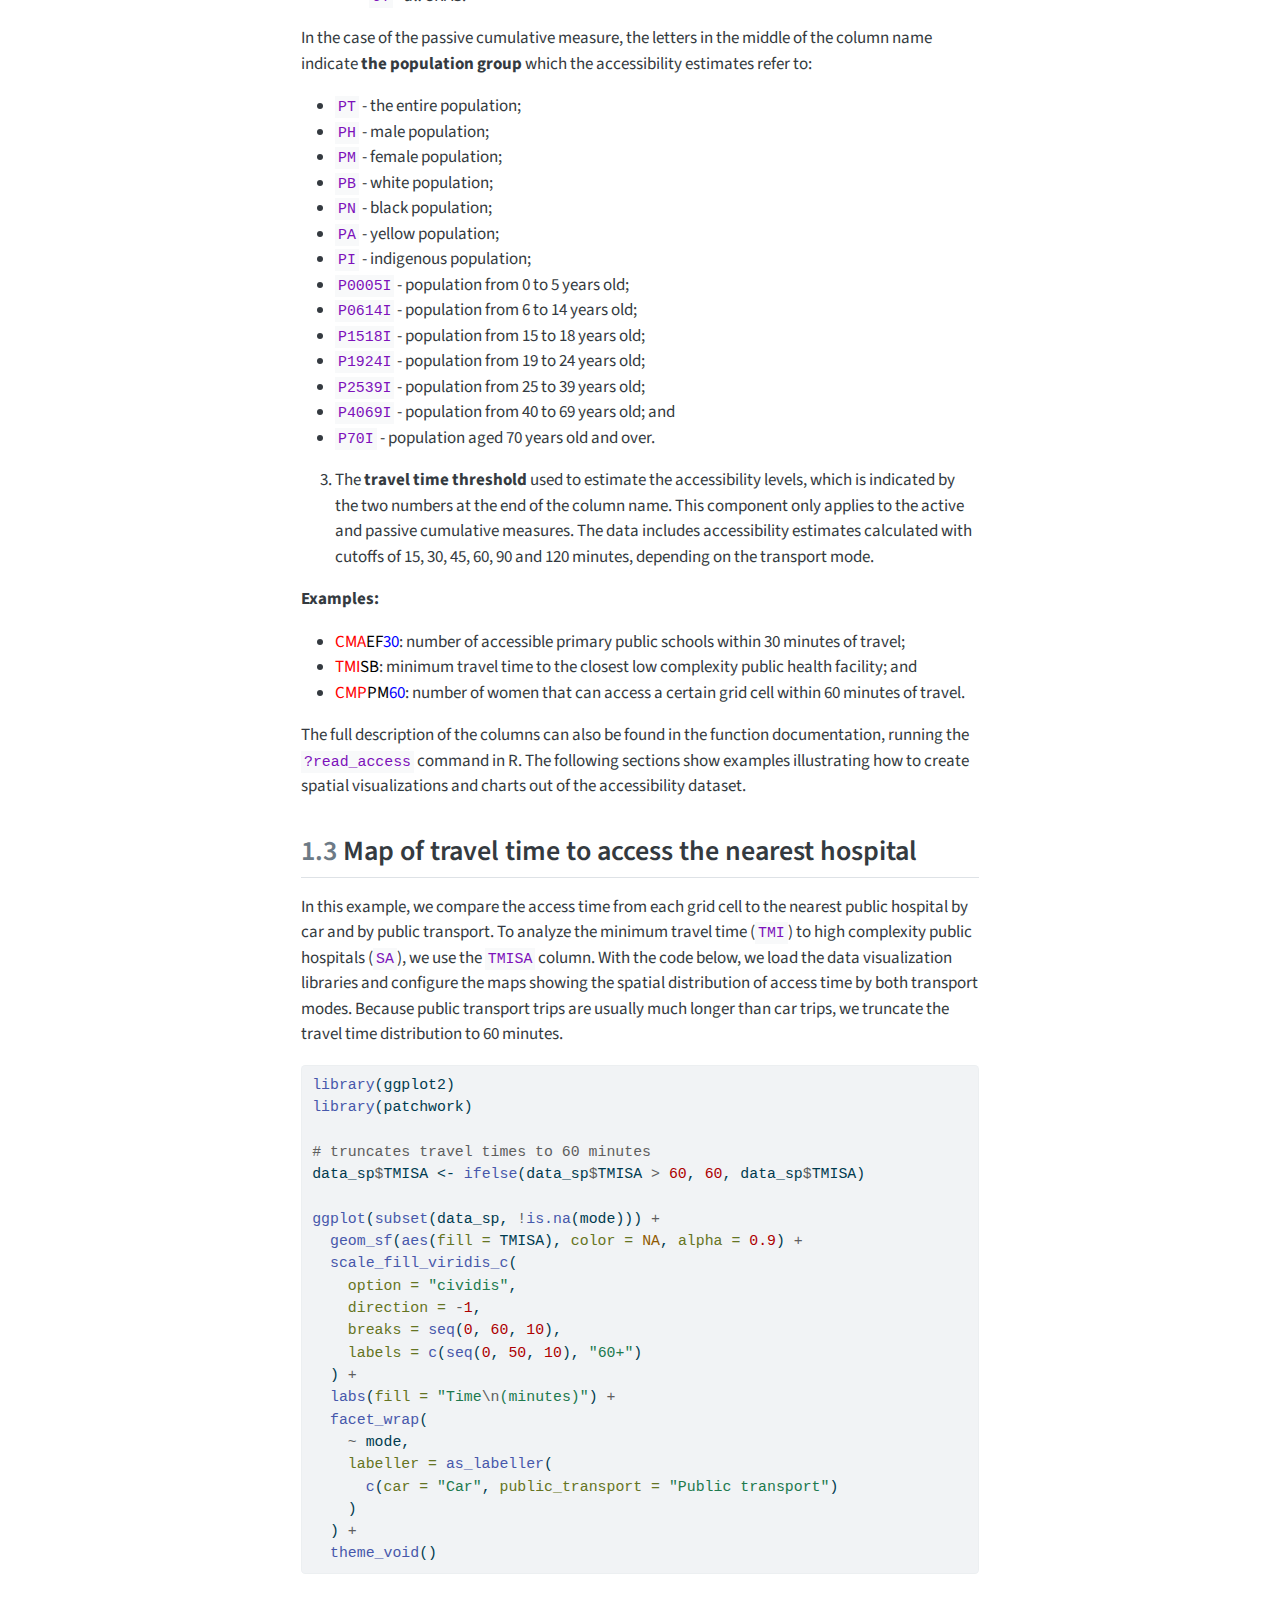
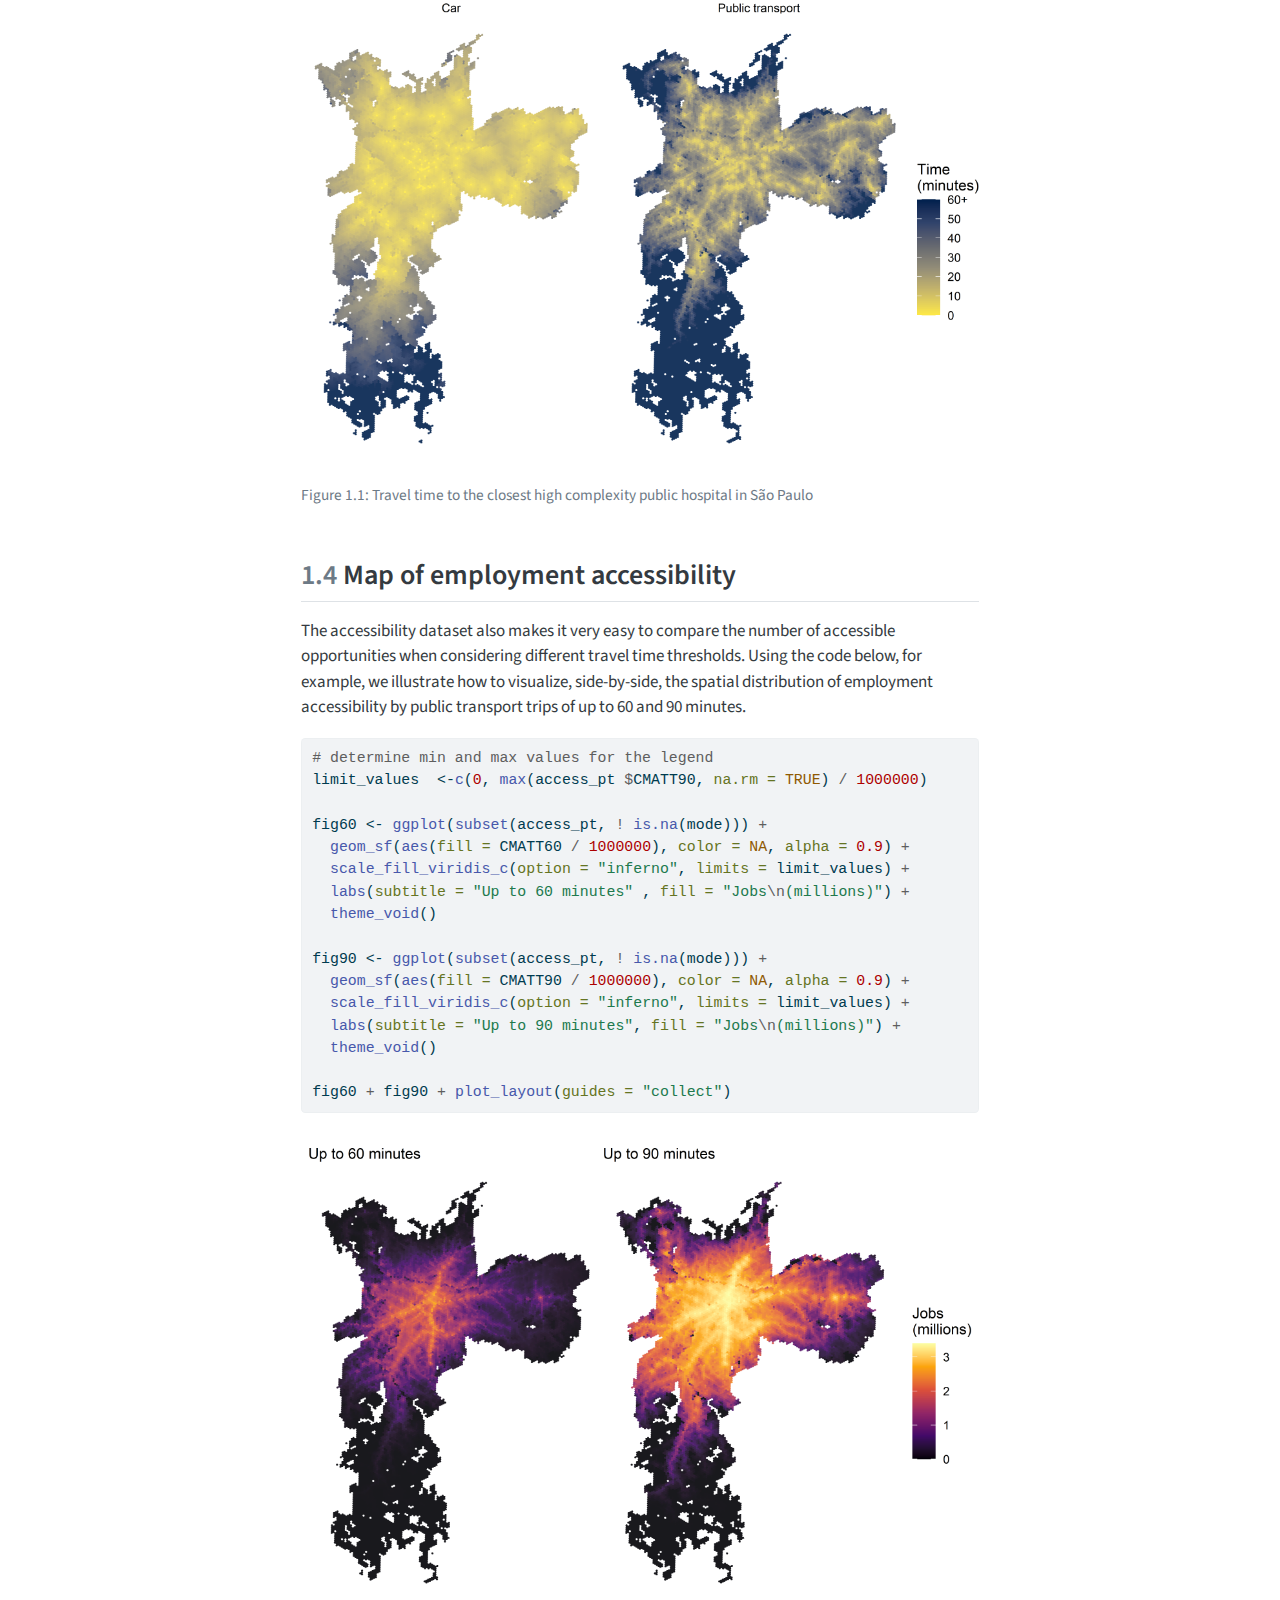
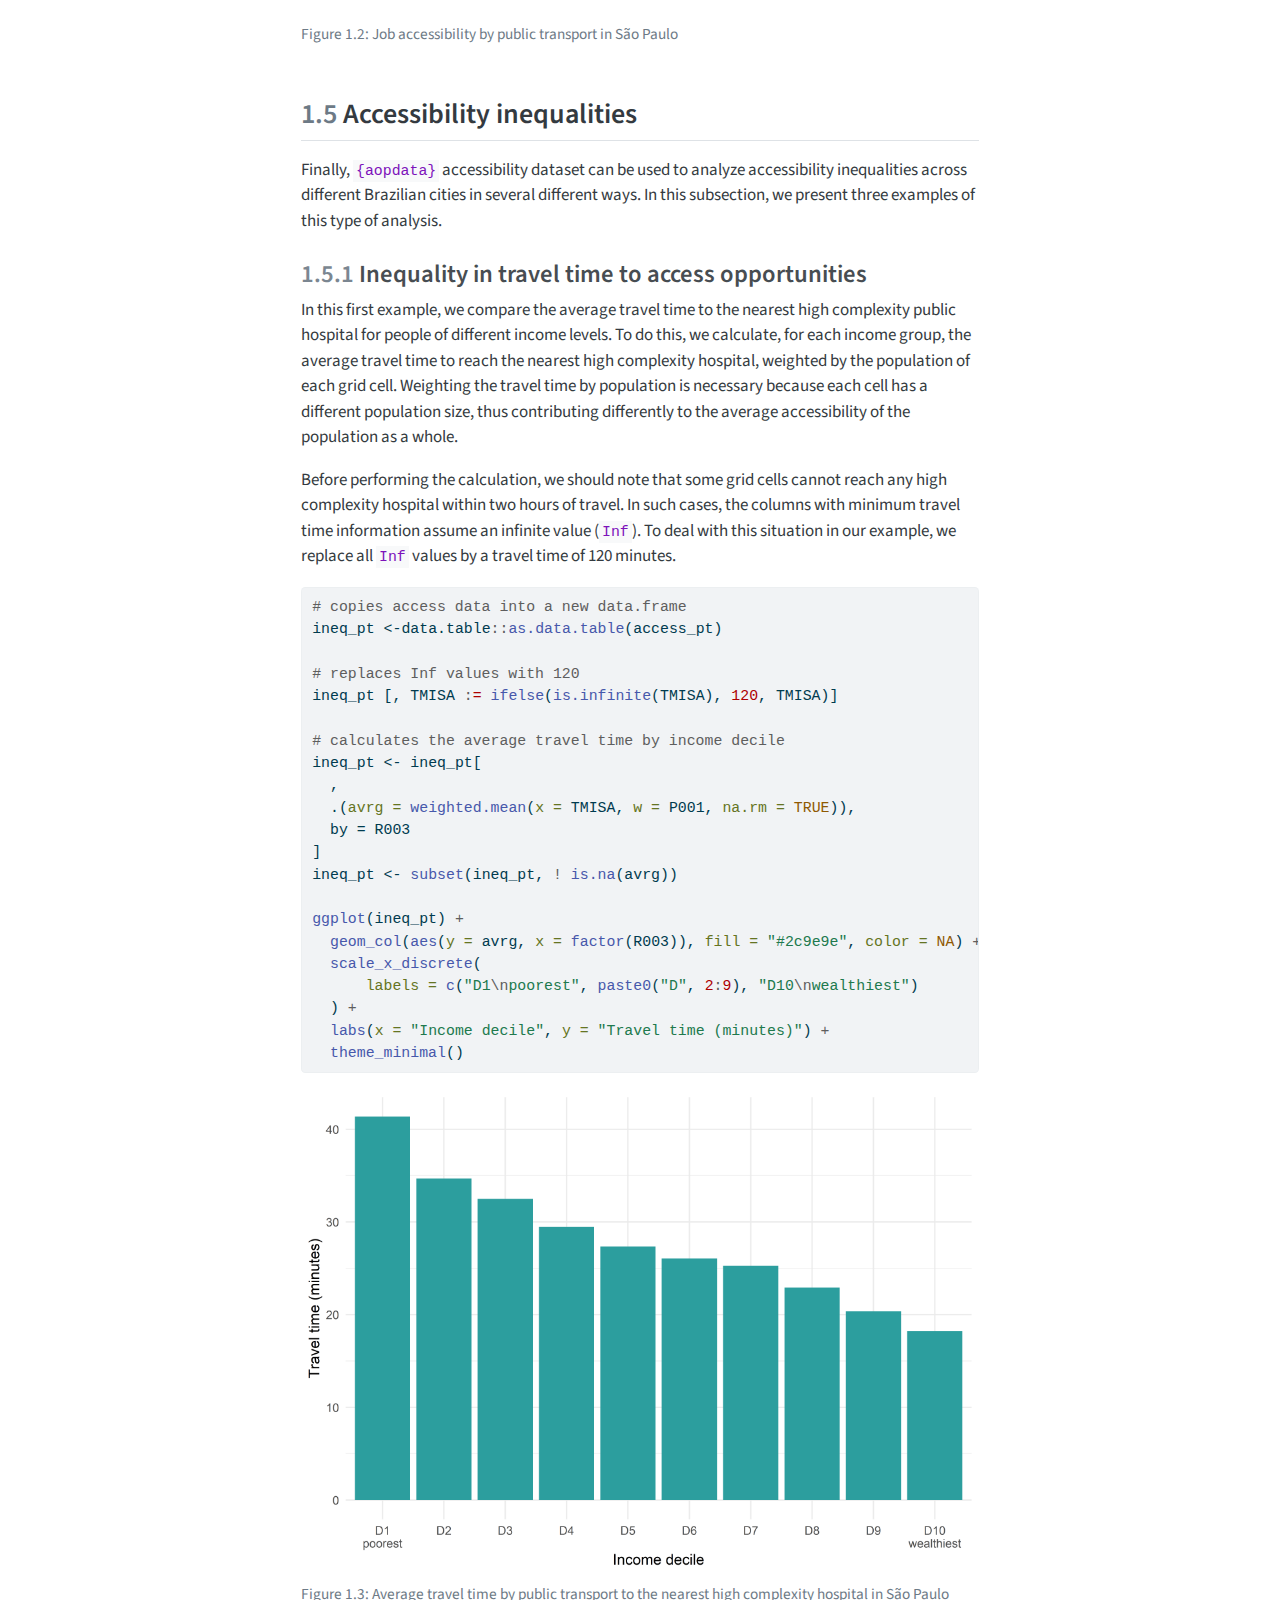
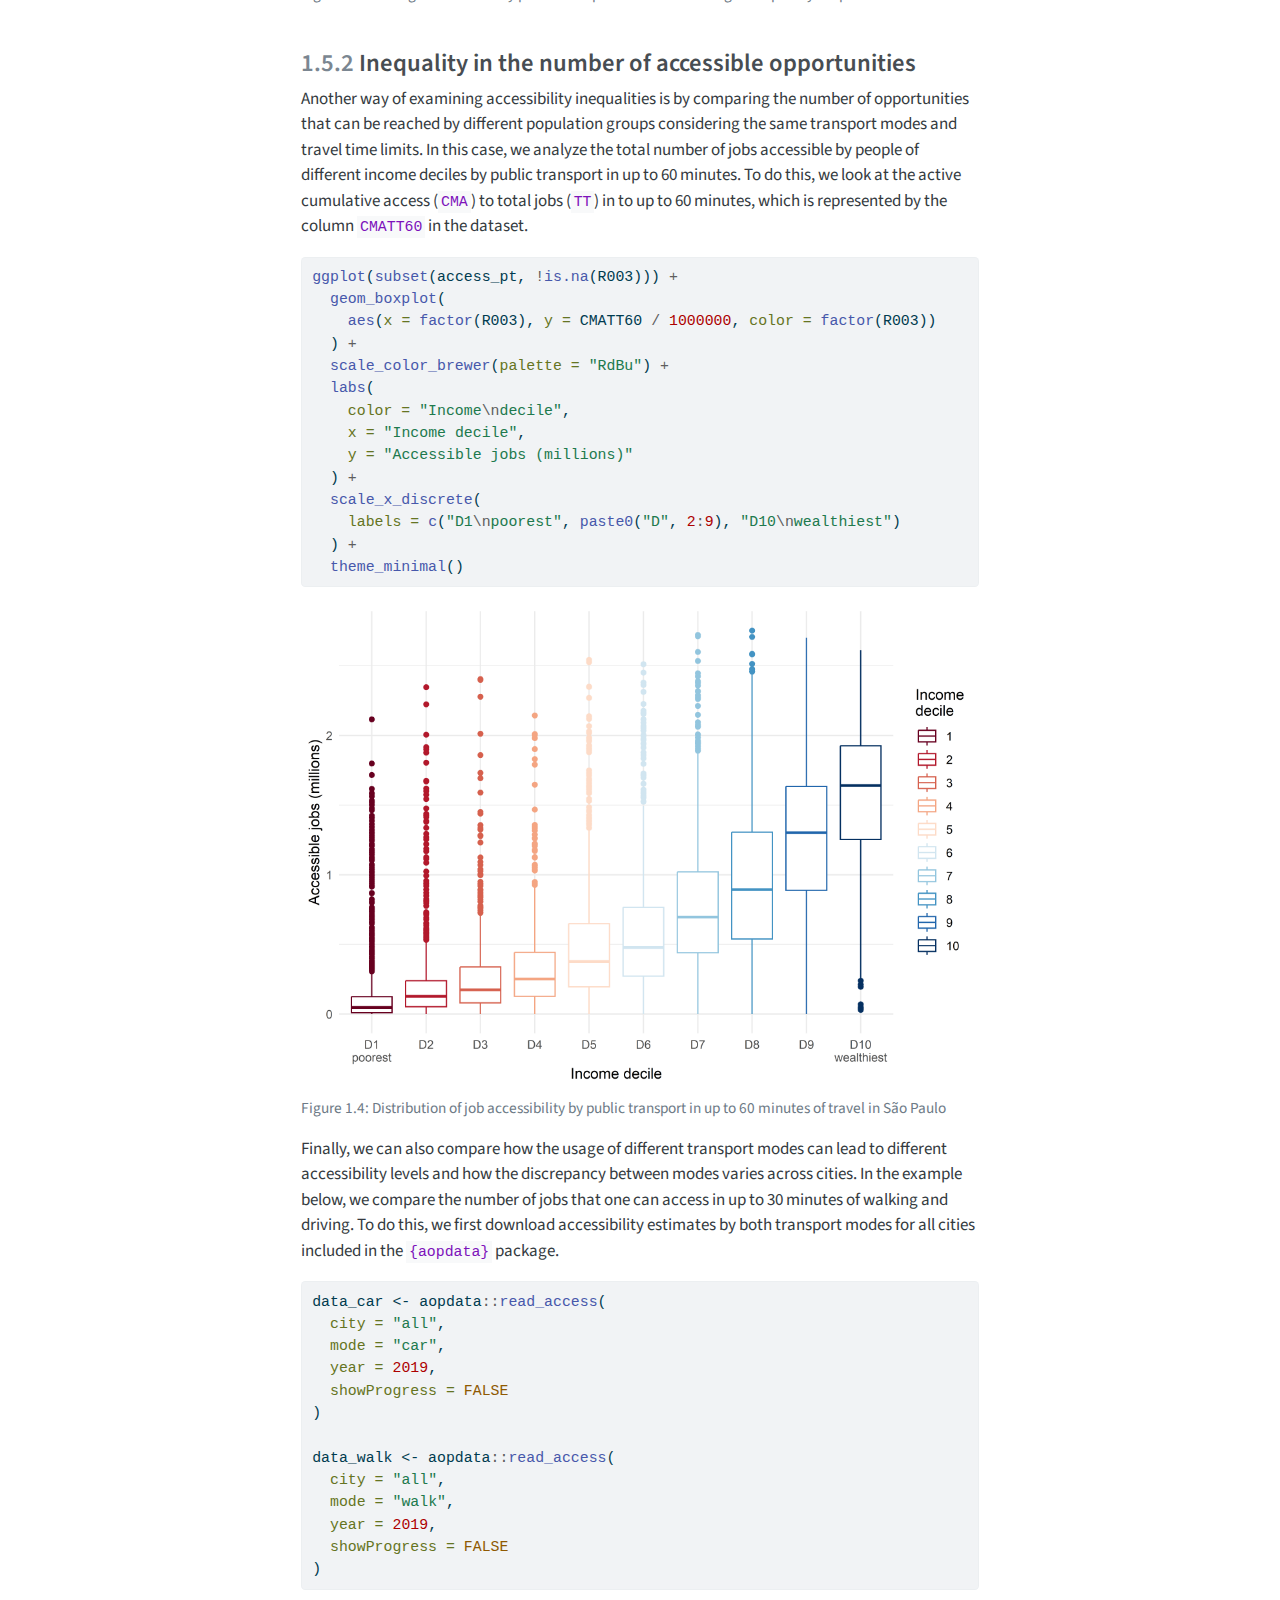
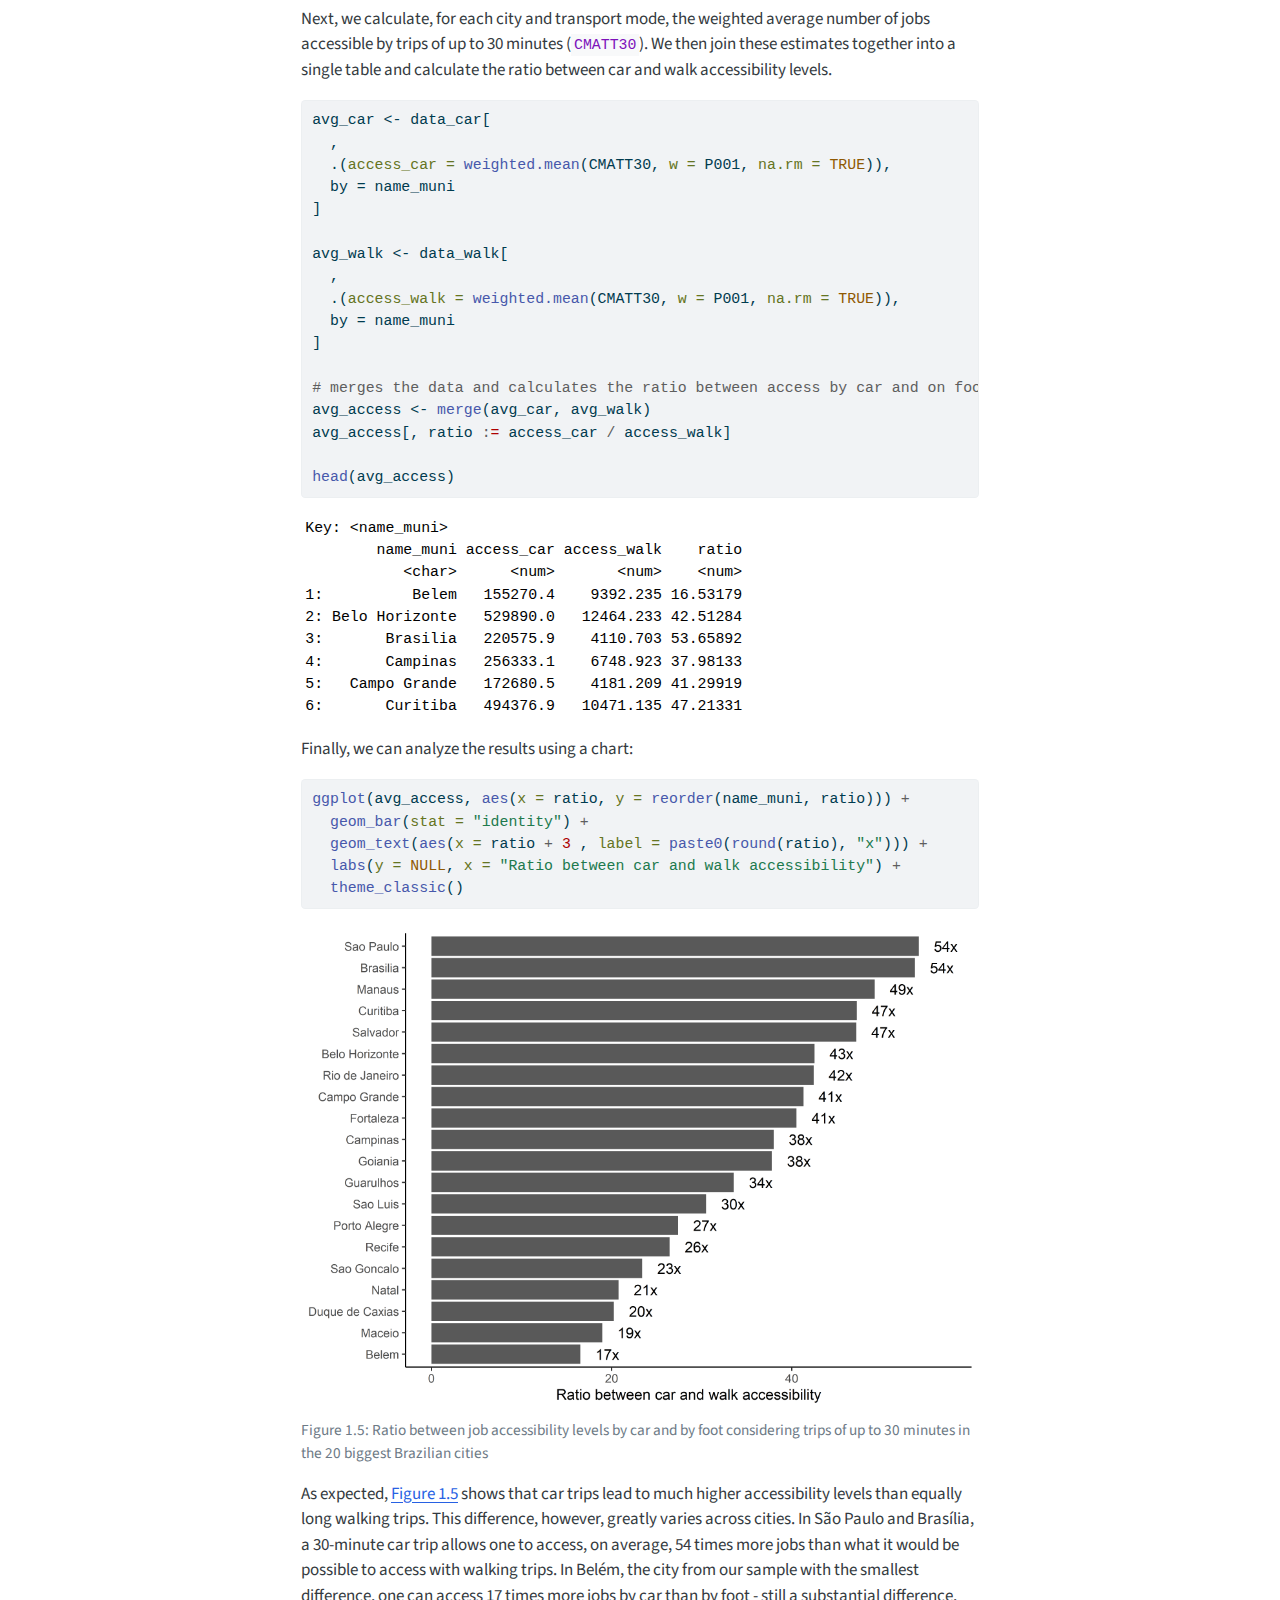
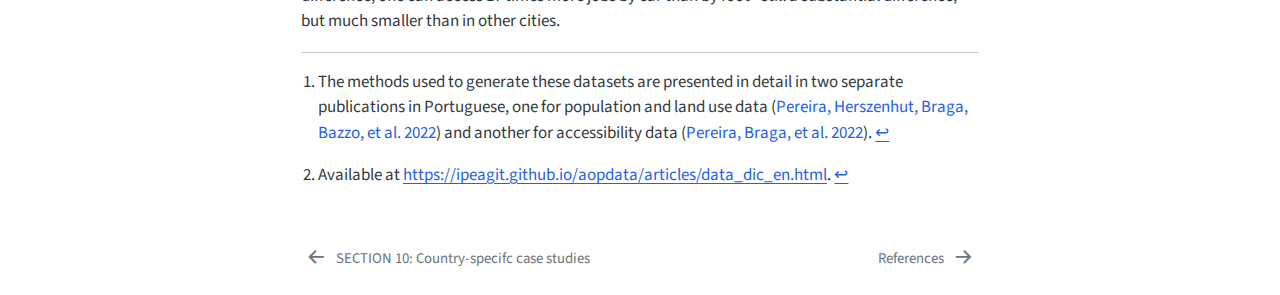
<file: _book/15_brazil_aopdata.html>
<!DOCTYPE html>
<html xmlns="http://www.w3.org/1999/xhtml" lang="en" xml:lang="en"><head>

<meta charset="utf-8">
<meta name="generator" content="quarto-1.5.43">

<meta name="viewport" content="width=device-width, initial-scale=1.0, user-scalable=yes">

<meta name="author" content="Rafael H. M. Pereira">

<title>OECD book title – 1&nbsp; Access to Oppotunity in Brazil</title>
<style>
code{white-space: pre-wrap;}
span.smallcaps{font-variant: small-caps;}
div.columns{display: flex; gap: min(4vw, 1.5em);}
div.column{flex: auto; overflow-x: auto;}
div.hanging-indent{margin-left: 1.5em; text-indent: -1.5em;}
ul.task-list{list-style: none;}
ul.task-list li input[type="checkbox"] {
  width: 0.8em;
  margin: 0 0.8em 0.2em -1em; /* quarto-specific, see https://github.com/quarto-dev/quarto-cli/issues/4556 */ 
  vertical-align: middle;
}
/* CSS for syntax highlighting */
pre > code.sourceCode { white-space: pre; position: relative; }
pre > code.sourceCode > span { line-height: 1.25; }
pre > code.sourceCode > span:empty { height: 1.2em; }
.sourceCode { overflow: visible; }
code.sourceCode > span { color: inherit; text-decoration: inherit; }
div.sourceCode { margin: 1em 0; }
pre.sourceCode { margin: 0; }
@media screen {
div.sourceCode { overflow: auto; }
}
@media print {
pre > code.sourceCode { white-space: pre-wrap; }
pre > code.sourceCode > span { display: inline-block; text-indent: -5em; padding-left: 5em; }
}
pre.numberSource code
  { counter-reset: source-line 0; }
pre.numberSource code > span
  { position: relative; left: -4em; counter-increment: source-line; }
pre.numberSource code > span > a:first-child::before
  { content: counter(source-line);
    position: relative; left: -1em; text-align: right; vertical-align: baseline;
    border: none; display: inline-block;
    -webkit-touch-callout: none; -webkit-user-select: none;
    -khtml-user-select: none; -moz-user-select: none;
    -ms-user-select: none; user-select: none;
    padding: 0 4px; width: 4em;
  }
pre.numberSource { margin-left: 3em;  padding-left: 4px; }
div.sourceCode
  {   }
@media screen {
pre > code.sourceCode > span > a:first-child::before { text-decoration: underline; }
}
/* CSS for citations */
div.csl-bib-body { }
div.csl-entry {
  clear: both;
  margin-bottom: 0em;
}
.hanging-indent div.csl-entry {
  margin-left:2em;
  text-indent:-2em;
}
div.csl-left-margin {
  min-width:2em;
  float:left;
}
div.csl-right-inline {
  margin-left:2em;
  padding-left:1em;
}
div.csl-indent {
  margin-left: 2em;
}</style>


<script src="site_libs/quarto-nav/quarto-nav.js"></script>
<script src="site_libs/quarto-nav/headroom.min.js"></script>
<script src="site_libs/clipboard/clipboard.min.js"></script>
<script src="site_libs/quarto-search/autocomplete.umd.js"></script>
<script src="site_libs/quarto-search/fuse.min.js"></script>
<script src="site_libs/quarto-search/quarto-search.js"></script>
<meta name="quarto:offset" content="./">
<link href="./references.en.html" rel="next">
<link href="./10_section_countries.html" rel="prev">
<script src="site_libs/quarto-html/quarto.js"></script>
<script src="site_libs/quarto-html/popper.min.js"></script>
<script src="site_libs/quarto-html/tippy.umd.min.js"></script>
<script src="site_libs/quarto-html/anchor.min.js"></script>
<link href="site_libs/quarto-html/tippy.css" rel="stylesheet">
<link href="site_libs/quarto-html/quarto-syntax-highlighting.css" rel="stylesheet" class="quarto-color-scheme" id="quarto-text-highlighting-styles">
<link href="site_libs/quarto-html/quarto-syntax-highlighting-dark.css" rel="prefetch" class="quarto-color-scheme quarto-color-alternate" id="quarto-text-highlighting-styles">
<script src="site_libs/bootstrap/bootstrap.min.js"></script>
<link href="site_libs/bootstrap/bootstrap-icons.css" rel="stylesheet">
<link href="site_libs/bootstrap/bootstrap.min.css" rel="stylesheet" class="quarto-color-scheme" id="quarto-bootstrap" data-mode="light">
<link href="site_libs/bootstrap/bootstrap-dark.min.css" rel="prefetch" class="quarto-color-scheme quarto-color-alternate" id="quarto-bootstrap" data-mode="dark">
<script id="quarto-search-options" type="application/json">{
  "location": "sidebar",
  "copy-button": false,
  "collapse-after": 3,
  "panel-placement": "start",
  "type": "textbox",
  "limit": 50,
  "keyboard-shortcut": [
    "f",
    "/",
    "s"
  ],
  "show-item-context": false,
  "language": {
    "search-no-results-text": "No results",
    "search-matching-documents-text": "matching documents",
    "search-copy-link-title": "Copy link to search",
    "search-hide-matches-text": "Hide additional matches",
    "search-more-match-text": "more match in this document",
    "search-more-matches-text": "more matches in this document",
    "search-clear-button-title": "Clear",
    "search-text-placeholder": "",
    "search-detached-cancel-button-title": "Cancel",
    "search-submit-button-title": "Submit",
    "search-label": "Search"
  }
}</script>


<meta name="citation_title" content="[1]{.chapter-number}&nbsp; [Access to Oppotunity in Brazil]{.chapter-title}">
<meta name="citation_author" content="Rafael H. M. Pereira">
<meta name="citation_fulltext_html_url" content="https://gitlab.com//15_brazil_aopdata.html">
<meta name="citation_language" content="en">
<meta name="citation_reference" content="citation_title=H3: Uber’s Hexagonal Hierarchical Spatial Index;,citation_author=Isaac Brodsky;,citation_publication_date=2018-06;,citation_cover_date=2018-06;,citation_year=2018;,citation_language=en-US;,citation_journal_title=Uber Engineering Blog;,citation_publisher=https://eng.uber.com/h3/;">
<meta name="citation_reference" content="citation_title=Distributive justice and equity in transportation;,citation_abstract=Over the past decades, transport researchers and policy-makers have devoted increasing attention to questions about justice and equity. Nonetheless, there is still little engagement with theories in political philosophy to frame what justice means in the context of transport policies. This paper reviews key theories of justice (utilitarianism, libertarianism, intuitionism, Rawls’ egalitarianism, and Capability Approaches (CAs)) and critically evaluates the insights they generate when applied to transport. Based on a combination of Rawlsian and CAs, we propose that distributive justice concerns over transport disadvantage and social exclusion should focus primarily on accessibility as a human capability. This means that, in policy evaluation, a detailed analysis of the distributional effects of transport policies should take account of the setting of minimum standards of accessibility to key destinations and the extent to which these policies respect individuals’ rights and prioritise disadvantaged groups, reduce inequalities of opportunities, and mitigate transport externalities. A full account of justice in transportation requires a more complete understanding of accessibility than traditional approaches have been able to deliver to date.;,citation_author=Rafael H. M. Pereira;,citation_author=Tim Schwanen;,citation_author=David Banister;,citation_publication_date=2017-03;,citation_cover_date=2017-03;,citation_year=2017;,citation_issue=2;,citation_doi=10.1080/01441647.2016.1257660;,citation_issn=0144-1647, 1464-5327;,citation_volume=37;,citation_language=en-US;,citation_journal_title=Transport Reviews;">
<meta name="citation_reference" content="citation_title=Desigualdades socioespaciais de acesso a oportunidades nas cidades brasileiras, 2019;,citation_author=Rafael H. M. Pereira;,citation_author=Carlos Kaue Vieira Braga;,citation_author=Bernardo Serra;,citation_author=Vanessa Nadalin;,citation_publication_date=2019;,citation_cover_date=2019;,citation_year=2019;,citation_language=pt-PT;,citation_technical_report_institution=Instituto de Pesquisa Econômica Aplicada (Ipea);,citation_technical_report_number=2535;">
<meta name="citation_reference" content="citation_title=R5r: Rapid Realistic Routing on Multimodal Transport Networks with R&amp;amp;amp;lt;sup&amp;gt;5&amp;lt;/sup&amp;gt; in R;,citation_author=Rafael H. M. Pereira;,citation_author=Marcus Saraiva;,citation_author=Daniel Herszenhut;,citation_author=Carlos Kaue Vieira Braga;,citation_author=Matthew Wigginton Conway;,citation_publication_date=2021-03;,citation_cover_date=2021-03;,citation_year=2021;,citation_doi=10.32866/001c.21262;,citation_language=en-US;,citation_journal_title=Transport Findings;,citation_publisher=Network Design Lab;">
<meta name="citation_reference" content="citation_title=Transportation Equity;,citation_abstract=Transportation equity is a way to frame distributive justice concerns in relation to how social, economic, and government institutions shape the distribution of transportation benefits and burdens in society. It focuses on the evaluative standards used to judge the differential impacts of policies and plans, asking who benefits from and is burdened by them and to what extent. Questions of transportation equity involve both sufficientarian and egalitarian concerns with both absolute levels of wellbeing, transport-related poverty and social exclusion as well as with relative levels of transport-related inequalities. Ultimately, the study of transport equity explores the multiple channels through which transport and land use policies can create conditions for more inclusive cities and transport systems that allow different people to flourish, to satisfy their basic needs and lead a meaningful life. Transportation equity issues broadly encompass how policy decisions shape societal levels of environmental externalities and what groups are more or less exposed to them, as well as how those decisions affect the lives of different groups in terms of their ability to access life-enhancing opportunities such as employment, healthcare, and education. Equity is a crucial part of a broader concern with transport and mobility justice. The call for transport justice goes beyond distributive concerns, and yet justice cannot be achieved withoutequity.;,citation_author=Rafael H. M. Pereira;,citation_author=Alex Karner;,citation_editor=Roger Vickerman;,citation_publication_date=2021-01;,citation_cover_date=2021-01;,citation_year=2021;,citation_doi=10.1016/B978-0-08-102671-7.10053-3;,citation_isbn=978-0-08-102672-4;,citation_language=en-US;,citation_inbook_title=International Encyclopedia of Transportation;">
<meta name="citation_reference" content="citation_title=Accessibility: Transport Accessibility Measures;,citation_author=Rafael H. M. Pereira;,citation_author=Daniel Herszenhut;,citation_publication_date=2022;,citation_cover_date=2022;,citation_year=2022;">
<meta name="citation_reference" content="citation_title=Aopdata: Data from the Access to Opportunities Project;,citation_author=Rafael H. M. Pereira;,citation_author=Daniel Herszenhut;,citation_author=Carlos K. V. Braga;,citation_author=Diego B. Tomasiello;,citation_author=Marcus Saraiva;,citation_publication_date=2022;,citation_cover_date=2022;,citation_year=2022;">
<meta name="citation_reference" content="citation_title=Distribuição espacial de características sociodemográficas e localização de empregos e serviços públicos das vinte maiores cidades do Brasil;,citation_author=Rafael H. M. Pereira;,citation_author=Daniel Herszenhut;,citation_author=Carlos Kauê Vieira Braga;,citation_author=João Pedro Bazzo;,citation_author=João Lucas Albuquerque Oliveira;,citation_author=João Pedro Parga;,citation_author=Marcus Saraiva;,citation_author=Luiz Pedro Silva;,citation_author=Lucas Warwar;,citation_author=Diego Bogado Tomasiello;,citation_publication_date=2022-06;,citation_cover_date=2022-06;,citation_year=2022;,citation_doi=10.38116/td2772;,citation_issn=ISSN 1415-4765;,citation_volume=2772;,citation_language=pt-PT;,citation_journal_title=Texto para Discussão IPEA;,citation_publisher=Instituto de Pesquisa Econômica Aplicada (Ipea);">
<meta name="citation_reference" content="citation_title=Estimativas de acessibilidade a empregos e serviços públicos via transporte ativo, público e privado nas 20 maiores cidades do Brasil em 2017, 2018, 2019;,citation_author=Rafael H. M. Pereira;,citation_author=Carlos Kauê Vieira Braga;,citation_author=Daniel Herszenhut;,citation_author=Marcus Saraiva;,citation_author=Diego Bogado Tomasiello;,citation_publication_date=2022;,citation_cover_date=2022;,citation_year=2022;,citation_volume=2800;,citation_language=pt-PT;,citation_journal_title=Texto para Discussão IPEA;,citation_publisher=Instituto de Pesquisa Econômica Aplicada (Ipea);">
<meta name="citation_reference" content="citation_title=Exploring the time geography of public transport networks with the Gtfs2gps package;,citation_abstract=The creation of the General Transit Feed Specification (GTFS) in the mid-2000s provided a new data format for cities to organize and share digital information on their public transport systems. GTFS feeds store geolocated data on public transport networks, including information on routes, stops, timetables, and service levels. The GTFS standard is now widely adopted by thousands of transport authorities and a wide variety of software applications for different purposes, including trip planning, timetable creation and accessibility analysis. Yet, there is still a lack of tools to parse GTFS data when the objective is to analyze the complex spatial and temporal patterns of public transport systems. This paper presents {gtfs2gps}, a new general-purpose computational tool to easily process static GTFS data that allows one to analyze the spacetime trajectories of public transport vehicles at fine spatial and temporal resolutions. {gtfs2gps} is an open-source R package that employs parallel computing to convert GTFS feeds from relational text files into a trajectory data table, similar to GPS records, with the timestamps of vehicles in every trip. This paper explains the package functionalities and demonstrates how {gtfs2gps} can be used to articulate key concepts in time geography to explore and visualize the spatial and temporal patterns of public transport networks. We also present a case study looking at how {gtfs2gps} can be used to examine socioeconomic and spatialtemporal inequalities in access to public transport, providing key information to monitor cities’ progress toward the Sustainable Development Goals. The paper is accompanied by a computational notebook in R Markdown to support reproducibility of the results in this paper and to replicate the analysis for other contexts where GTFS data are available. Given the widespread use of GTFS, {gtfs2gps} opens new possibilities for researchers to examine the time geography of public transport systems in urban areas across the globe.;,citation_author=Rafael H. M. Pereira;,citation_author=Pedro R. Andrade;,citation_author=João Pedro Bazzo Vieira;,citation_publication_date=2022-12;,citation_cover_date=2022-12;,citation_year=2022;,citation_doi=10.1007/s10109-022-00400-x;,citation_issn=1435-5949;,citation_language=en-US;,citation_journal_title=Journal of Geographical Systems;">
<meta name="citation_reference" content="citation_title=Transporte urbano e insuficiência de acesso a escolas no Brasil;,citation_author=Marcus Saraiva;,citation_author=Luiz Pedro Silva;,citation_author=Carlos Kauê Vieira Braga;,citation_author=Rafael Henrique Moraes Pereira;,citation_publication_date=2023;,citation_cover_date=2023;,citation_year=2023;,citation_language=pt-PT;,citation_technical_report_institution=Instituto de Pesquisa Econômica Aplicada (Ipea);,citation_technical_report_number=2854;">
</head>

<body class="nav-sidebar floating">

<div id="quarto-search-results"></div>
  <header id="quarto-header" class="headroom fixed-top">
  <nav class="quarto-secondary-nav">
    <div class="container-fluid d-flex">
      <button type="button" class="quarto-btn-toggle btn" data-bs-toggle="collapse" role="button" data-bs-target=".quarto-sidebar-collapse-item" aria-controls="quarto-sidebar" aria-expanded="false" aria-label="Toggle sidebar navigation" onclick="if (window.quartoToggleHeadroom) { window.quartoToggleHeadroom(); }">
        <i class="bi bi-layout-text-sidebar-reverse"></i>
      </button>
        <nav class="quarto-page-breadcrumbs" aria-label="breadcrumb"><ol class="breadcrumb"><li class="breadcrumb-item"><a href="./10_section_countries.html">SECTION 10: Country-specifc case studies</a></li><li class="breadcrumb-item"><a href="./15_brazil_aopdata.html"><span class="chapter-number">1</span>&nbsp; <span class="chapter-title">Access to Oppotunity in Brazil</span></a></li></ol></nav>
        <a class="flex-grow-1" role="navigation" data-bs-toggle="collapse" data-bs-target=".quarto-sidebar-collapse-item" aria-controls="quarto-sidebar" aria-expanded="false" aria-label="Toggle sidebar navigation" onclick="if (window.quartoToggleHeadroom) { window.quartoToggleHeadroom(); }">      
        </a>
      <button type="button" class="btn quarto-search-button" aria-label="Search" onclick="window.quartoOpenSearch();">
        <i class="bi bi-search"></i>
      </button>
    </div>
  </nav>
</header>
<!-- content -->
<div id="quarto-content" class="quarto-container page-columns page-rows-contents page-layout-article">
<!-- sidebar -->
  <nav id="quarto-sidebar" class="sidebar collapse collapse-horizontal quarto-sidebar-collapse-item sidebar-navigation floating overflow-auto">
    <div class="pt-lg-2 mt-2 text-left sidebar-header">
    <div class="sidebar-title mb-0 py-0">
      <a href="./">OECD book title</a> 
        <div class="sidebar-tools-main">
    <a href="https://gitlab.com/" title="Source Code" class="quarto-navigation-tool px-1" aria-label="Source Code"><i class="bi bi-git"></i></a>
  <a href="" class="quarto-color-scheme-toggle quarto-navigation-tool  px-1" onclick="window.quartoToggleColorScheme(); return false;" title="Toggle dark mode"><i class="bi"></i></a>
</div>
    </div>
      </div>
        <div class="mt-2 flex-shrink-0 align-items-center">
        <div class="sidebar-search">
        <div id="quarto-search" class="" title="Search"></div>
        </div>
        </div>
    <div class="sidebar-menu-container"> 
    <ul class="list-unstyled mt-1">
        <li class="sidebar-item">
  <div class="sidebar-item-container"> 
  <a href="./index.html" class="sidebar-item-text sidebar-link">
 <span class="menu-text">Preface</span></a>
  </div>
</li>
        <li class="sidebar-item sidebar-item-section">
      <div class="sidebar-item-container"> 
            <a href="./10_section_countries.html" class="sidebar-item-text sidebar-link">
 <span class="menu-text">SECTION 10: Country-specifc case studies</span></a>
          <a class="sidebar-item-toggle text-start" data-bs-toggle="collapse" data-bs-target="#quarto-sidebar-section-1" role="navigation" aria-expanded="true" aria-label="Toggle section">
            <i class="bi bi-chevron-right ms-2"></i>
          </a> 
      </div>
      <ul id="quarto-sidebar-section-1" class="collapse list-unstyled sidebar-section depth1 show">  
          <li class="sidebar-item">
  <div class="sidebar-item-container"> 
  <a href="./15_brazil_aopdata.html" class="sidebar-item-text sidebar-link active">
 <span class="menu-text"><span class="chapter-number">1</span>&nbsp; <span class="chapter-title">Access to Oppotunity in Brazil</span></span></a>
  </div>
</li>
      </ul>
  </li>
        <li class="sidebar-item">
  <div class="sidebar-item-container"> 
  <a href="./references.en.html" class="sidebar-item-text sidebar-link">
 <span class="menu-text">References</span></a>
  </div>
</li>
    </ul>
    </div>
</nav>
<div id="quarto-sidebar-glass" class="quarto-sidebar-collapse-item" data-bs-toggle="collapse" data-bs-target=".quarto-sidebar-collapse-item"></div>
<!-- margin-sidebar -->
    <div id="quarto-margin-sidebar" class="sidebar margin-sidebar">
        <nav id="TOC" role="doc-toc" class="toc-active">
    <h2 id="toc-title">Table of contents</h2>
   
  <ul>
  <li><a href="#overview-of-the-data" id="toc-overview-of-the-data" class="nav-link active" data-scroll-target="#overview-of-the-data"><span class="header-section-number">1.1</span> Overview of the data</a></li>
  <li><a href="#downloading-urban-accessibility-data-for-brazil" id="toc-downloading-urban-accessibility-data-for-brazil" class="nav-link" data-scroll-target="#downloading-urban-accessibility-data-for-brazil"><span class="header-section-number">1.2</span> Downloading urban accessibility data for Brazil</a></li>
  <li><a href="#map-of-travel-time-to-access-the-nearest-hospital" id="toc-map-of-travel-time-to-access-the-nearest-hospital" class="nav-link" data-scroll-target="#map-of-travel-time-to-access-the-nearest-hospital"><span class="header-section-number">1.3</span> Map of travel time to access the nearest hospital</a></li>
  <li><a href="#map-of-employment-accessibility" id="toc-map-of-employment-accessibility" class="nav-link" data-scroll-target="#map-of-employment-accessibility"><span class="header-section-number">1.4</span> Map of employment accessibility</a></li>
  <li><a href="#accessibility-inequalities" id="toc-accessibility-inequalities" class="nav-link" data-scroll-target="#accessibility-inequalities"><span class="header-section-number">1.5</span> Accessibility inequalities</a>
  <ul class="collapse">
  <li><a href="#inequality-in-travel-time-to-access-opportunities" id="toc-inequality-in-travel-time-to-access-opportunities" class="nav-link" data-scroll-target="#inequality-in-travel-time-to-access-opportunities"><span class="header-section-number">1.5.1</span> Inequality in travel time to access opportunities</a></li>
  <li><a href="#inequality-in-the-number-of-accessible-opportunities" id="toc-inequality-in-the-number-of-accessible-opportunities" class="nav-link" data-scroll-target="#inequality-in-the-number-of-accessible-opportunities"><span class="header-section-number">1.5.2</span> Inequality in the number of accessible opportunities</a></li>
  </ul></li>
  </ul>
</nav>
    </div>
<!-- main -->
<main class="content" id="quarto-document-content">

<header id="title-block-header" class="quarto-title-block default"><nav class="quarto-page-breadcrumbs quarto-title-breadcrumbs d-none d-lg-block" aria-label="breadcrumb"><ol class="breadcrumb"><li class="breadcrumb-item"><a href="./10_section_countries.html">SECTION 10: Country-specifc case studies</a></li><li class="breadcrumb-item"><a href="./15_brazil_aopdata.html"><span class="chapter-number">1</span>&nbsp; <span class="chapter-title">Access to Oppotunity in Brazil</span></a></li></ol></nav>
<div class="quarto-title">
<h1 class="title"><span class="chapter-number">1</span>&nbsp; <span class="chapter-title">Access to Oppotunity in Brazil</span></h1>
</div>


<div class="quarto-title-meta-author">
  <div class="quarto-title-meta-heading">Author</div>
  <div class="quarto-title-meta-heading">Affiliation</div>
  
    <div class="quarto-title-meta-contents">
    <p class="author"><a href="https://www.urbandemographics.org/about/">Rafael H. M. Pereira</a> <a href="https://orcid.org/0000-0003-2125-7465" class="quarto-title-author-orcid"> <img src="[data-uri]"></a></p>
  </div>
  <div class="quarto-title-meta-contents">
        <p class="affiliation">
            Ipea - Institute for Applied Economic Research
          </p>
      </div>
  </div>

<div class="quarto-title-meta">

      
  
    
  </div>
  


</header>


<p>This chapter presents a rich dataset with estimates of access to opportunities in Brazilian cities. This dataset is created and made available by the <a href="https://www.ipea.gov.br/acessooportunidades/en/">Access to Opportunities Lab</a> (AOP-Lab) at the Institute for Applied Economic Research (Ipea). The AOP-Lab has a core research agenda investigating urban accessibility conditions in Brazilian cities and developing computational tools for spatial accessibility and urban planning, with a focus on social inequality and sustainable urban mobility. These tools include, among others the {r5r} <span class="citation" data-cites="pereira2021r5r">(<a href="references.en.html#ref-pereira2021r5r" role="doc-biblioref">Pereira et al. 2021</a>)</span> and {accessibility} <span class="citation" data-cites="pereira2022accessibility">(<a href="references.en.html#ref-pereira2022accessibility" role="doc-biblioref">Pereira and Herszenhut 2022</a>)</span> packages in R.</p>
<section id="overview-of-the-data" class="level2" data-number="1.1">
<h2 data-number="1.1" class="anchored" data-anchor-id="overview-of-the-data"><span class="header-section-number">1.1</span> Overview of the data</h2>
<p>The AOP-Lab generates high spatial resolution estimates of access to employment, public health, education, and social welfare services by transportation mode for Brazil’s largest cities. All data produced by the lab is made publicly available, including not only accessibility estimates, but also information on the spatial distribution of population, economic activities and public services<a href="#fn1" class="footnote-ref" id="fnref1" role="doc-noteref"><sup>1</sup></a>. The data is spatially aggregated into a hexagonal grid indexed by the <a href="https://h3geo.org/">H3</a> geospatial indexing system, originally developed by Uber <span class="citation" data-cites="brodsky2018h3">(<a href="references.en.html#ref-brodsky2018h3" role="doc-biblioref">Brodsky 2018</a>)</span>. Each hexagonal cell covers around 0.11 km², an area similar to that covered by a city block, allowing for high spatial resolution analyses and outputs.</p>
<p>All accessibility estimates are generated by different transport modes (walking, cycling, public transport and automobile), times of day (peak and off-peak), population groups (aggregated by income, race, sex and age) and types of activity (jobs, schools, health services and social assistance centers). These accessibility estimates have been produced for various years 2017, 2018 and 2019 and for the 20 largest Brazilian cities, and the data is being expanded to cover more cities in from 2022 onwards.</p>
<p>The following tables summarize the data currently available. <a href="#tbl-tabela_dados_access" class="quarto-xref">Table&nbsp;<span>1.1</span></a> describes the urban accessibility dataset.</p>
<div class="cell">
<div id="tbl-tabela_dados_access" class="cell quarto-float quarto-figure quarto-figure-center anchored">
<figure class="quarto-float quarto-float-tbl figure">
<figcaption class="quarto-float-caption-top quarto-float-caption quarto-float-tbl" id="tbl-tabela_dados_access-caption-0ceaefa1-69ba-4598-a22c-09a6ac19f8ca">
Table&nbsp;1.1: Accessibility indicators calculated by the AOP-Lab
</figcaption>
<div aria-describedby="tbl-tabela_dados_access-caption-0ceaefa1-69ba-4598-a22c-09a6ac19f8ca">
<div class="cell-output-display">
<table class="do-not-create-environment cell caption-top table table-sm table-striped small">
<colgroup>
<col style="width: 15%">
<col style="width: 28%">
<col style="width: 21%">
<col style="width: 34%">
</colgroup>
<thead>
<tr class="header">
<th style="text-align: left;">Indicator (code)</th>
<th style="text-align: left;">Description</th>
<th style="text-align: left;">Type of opportunities</th>
<th style="text-align: left;">Travel time thresholds</th>
</tr>
</thead>
<tbody>
<tr class="odd">
<td style="text-align: left;">Minimum travel time (TMI)</td>
<td style="text-align: left;">Time to the nearest opportunity</td>
<td style="text-align: left;">Health, education and social assistance reference centers (CRAS)</td>
<td style="text-align: left;">Walk (60 minutes); bicycle, public transport and car (120 minutes)</td>
</tr>
<tr class="even">
<td style="text-align: left;">Active cumulative accessibility measure (CMA)</td>
<td style="text-align: left;">Number of accessible opportunities within a given travel time threshold</td>
<td style="text-align: left;">Jobs, health, education and CRAS</td>
<td style="text-align: left;">Walk and bicycle (15, 30, 45 and 60 minutes); public transport and car (15, 30, 60, 90 and 120 minutes)</td>
</tr>
<tr class="odd">
<td style="text-align: left;">Passive cumulative accessibility measure (CMP)</td>
<td style="text-align: left;">Number of people that can access the grid cell within a given travel time threshold</td>
<td style="text-align: left;">-</td>
<td style="text-align: left;">Walk and bicycle (15, 30, 45 and 60 minutes); public transport and car (15, 30, 60, 90 and 120 minutes)</td>
</tr>
</tbody>
</table>
</div>
</div>
</figure>
</div>
</div>
<p><a href="#tbl-tabela_dados_aop" class="quarto-xref">Table&nbsp;<span>1.2</span></a> describes the dataset containing the sociodemographic characteristics of the population and the spatial distribution of opportunities. Note the the data is soon to be updated with information from the 2022 census and more recent data land use and public services.</p>
<div class="cell">
<div id="tbl-tabela_dados_aop" class="cell quarto-float quarto-figure quarto-figure-center anchored">
<figure class="quarto-float quarto-float-tbl figure">
<figcaption class="quarto-float-caption-top quarto-float-caption quarto-float-tbl" id="tbl-tabela_dados_aop-caption-0ceaefa1-69ba-4598-a22c-09a6ac19f8ca">
Table&nbsp;1.2: Data on the sociodemographic characteristics of the population and the spatial distribution of activities aggregated by AOP, by year of reference and data source
</figcaption>
<div aria-describedby="tbl-tabela_dados_aop-caption-0ceaefa1-69ba-4598-a22c-09a6ac19f8ca">
<div class="cell-output-display">
<table class="do-not-create-environment cell caption-top table table-sm table-striped small">
<colgroup>
<col style="width: 17%">
<col style="width: 42%">
<col style="width: 5%">
<col style="width: 34%">
</colgroup>
<thead>
<tr class="header">
<th style="text-align: left;">Data</th>
<th style="text-align: left;">Information</th>
<th style="text-align: left;">Years</th>
<th style="text-align: left;">Source</th>
</tr>
</thead>
<tbody>
<tr class="odd">
<td style="text-align: left;">Sociodemographic characteristics of the population</td>
<td style="text-align: left;">Number of people by sex, age and race; average income per capita</td>
<td style="text-align: left;">2010</td>
<td style="text-align: left;">Demographic Census from the Brazilian Institute for Geography and Statistics (IBGE)</td>
</tr>
<tr class="even">
<td style="text-align: left;">Education services</td>
<td style="text-align: left;">Number of public schools by education level (early childhood, primary and secondary education)</td>
<td style="text-align: left;">2017, 2018, 2019</td>
<td style="text-align: left;">School Census from the Anísio Teixeira National Institute for Educational Studies and Research (Inep)</td>
</tr>
<tr class="odd">
<td style="text-align: left;">Health services</td>
<td style="text-align: left;">Number of health facilities that serve the Unified Health System (SUS) by complexity level (low, medium and high complexity)</td>
<td style="text-align: left;">2017, 2018, 2019</td>
<td style="text-align: left;">National Registry of Health Facilities (CNES) from the Ministry of Health</td>
</tr>
<tr class="even">
<td style="text-align: left;">Economic activity</td>
<td style="text-align: left;">Number of formal jobs by education level of workers (primary, secondary and tertiary education)</td>
<td style="text-align: left;">2017, 2018, 2019</td>
<td style="text-align: left;">Annual Relation of Social Information (RAIS) from the Ministry of Economy</td>
</tr>
<tr class="odd">
<td style="text-align: left;">Social welfare services</td>
<td style="text-align: left;">Number of CRAS</td>
<td style="text-align: left;">2017, 2018, 2019</td>
<td style="text-align: left;">Unified Social Assistance System (SUAS) Census from the Ministry of Citizenship</td>
</tr>
</tbody>
</table>
</div>
</div>
</figure>
</div>
</div>
<p>All datasets created by AOP-Lab are available for download on the AOP-Lab <a href="https://www.ipea.gov.br/acessooportunidades/en/dados/">website</a> or through the <code>{aopdata}</code> R package <span class="citation" data-cites="pereira2022aopdata">(<a href="references.en.html#ref-pereira2022aopdata" role="doc-biblioref">Pereira, Herszenhut, Braga, Tomasiello, et al. 2022</a>)</span>.</p>
<p>In the next section, we provide a few examples illustrating how to download the data with accessibility estimates in Brazil, and how these data can be used to analyze and visualize urban accessibility levels and inequalities using the R programming language.</p>
</section>
<section id="downloading-urban-accessibility-data-for-brazil" class="level2" data-number="1.2">
<h2 data-number="1.2" class="anchored" data-anchor-id="downloading-urban-accessibility-data-for-brazil"><span class="header-section-number">1.2</span> Downloading urban accessibility data for Brazil</h2>
<p>The easiest way to get urban accessibility data for Brazilian cities is using the <code>{aopdata}</code> package <span class="citation" data-cites="pereira2022aopdata">(<a href="references.en.html#ref-pereira2022aopdata" role="doc-biblioref">Pereira, Herszenhut, Braga, Tomasiello, et al. 2022</a>)</span>. The also allows one to download estimates of accessibility to jobs, public health facilities, public schools and social assistance services for various years and multiple cities.</p>
<p>This data can be downloaded with the <code>read_access()</code> function, which works similarly to <code>read_population()</code> and <code>read_landuse()</code>. Besides indicating the city (<code>city</code> parameter) and the reference year (<code>year</code>), though, it is also necessary to inform the transport mode (<code>mode</code>) and the period of the day (<code>peak</code> parameter) to select the accessibility data that should be downloaded. The peak period is between 6 am and 8 am, while off-peak is between 2 pm and 4 pm.</p>
<p>With the code below, we show how to download accessibility estimates that refer to the peak period in São Paulo in 2019. In this example, we download accessibility estimates both by car and by public transport and merged them into a single <code>data.frame</code>. Please note that this function results in a table that also includes sociodemographic and land use data.</p>
<div class="cell">
<div class="sourceCode cell-code" id="cb1"><pre class="sourceCode r code-with-copy"><code class="sourceCode r"><span id="cb1-1"><a href="#cb1-1" aria-hidden="true" tabindex="-1"></a>access_pt <span class="ot">&lt;-</span> aopdata<span class="sc">::</span><span class="fu">read_access</span>(</span>
<span id="cb1-2"><a href="#cb1-2" aria-hidden="true" tabindex="-1"></a>  <span class="at">city =</span> <span class="st">"São Paulo"</span>,</span>
<span id="cb1-3"><a href="#cb1-3" aria-hidden="true" tabindex="-1"></a>  <span class="at">mode =</span> <span class="st">"public_transport"</span>,</span>
<span id="cb1-4"><a href="#cb1-4" aria-hidden="true" tabindex="-1"></a>  <span class="at">year =</span> <span class="dv">2019</span>,</span>
<span id="cb1-5"><a href="#cb1-5" aria-hidden="true" tabindex="-1"></a>  <span class="at">peak =</span> <span class="cn">TRUE</span>,</span>
<span id="cb1-6"><a href="#cb1-6" aria-hidden="true" tabindex="-1"></a>  <span class="at">geometry =</span> <span class="cn">TRUE</span>,</span>
<span id="cb1-7"><a href="#cb1-7" aria-hidden="true" tabindex="-1"></a>  <span class="at">showProgress =</span> <span class="cn">FALSE</span></span>
<span id="cb1-8"><a href="#cb1-8" aria-hidden="true" tabindex="-1"></a>)</span>
<span id="cb1-9"><a href="#cb1-9" aria-hidden="true" tabindex="-1"></a></span>
<span id="cb1-10"><a href="#cb1-10" aria-hidden="true" tabindex="-1"></a>access_car <span class="ot">&lt;-</span> aopdata<span class="sc">::</span><span class="fu">read_access</span>(</span>
<span id="cb1-11"><a href="#cb1-11" aria-hidden="true" tabindex="-1"></a>  <span class="at">city =</span> <span class="st">"São Paulo"</span>,</span>
<span id="cb1-12"><a href="#cb1-12" aria-hidden="true" tabindex="-1"></a>  <span class="at">mode =</span> <span class="st">"car"</span>,</span>
<span id="cb1-13"><a href="#cb1-13" aria-hidden="true" tabindex="-1"></a>  <span class="at">year =</span> <span class="dv">2019</span>,</span>
<span id="cb1-14"><a href="#cb1-14" aria-hidden="true" tabindex="-1"></a>  <span class="at">peak =</span> <span class="cn">TRUE</span>,</span>
<span id="cb1-15"><a href="#cb1-15" aria-hidden="true" tabindex="-1"></a>  <span class="at">geometry =</span> <span class="cn">TRUE</span>,</span>
<span id="cb1-16"><a href="#cb1-16" aria-hidden="true" tabindex="-1"></a>  <span class="at">showProgress =</span> <span class="cn">FALSE</span></span>
<span id="cb1-17"><a href="#cb1-17" aria-hidden="true" tabindex="-1"></a>)</span>
<span id="cb1-18"><a href="#cb1-18" aria-hidden="true" tabindex="-1"></a></span>
<span id="cb1-19"><a href="#cb1-19" aria-hidden="true" tabindex="-1"></a>data_sp <span class="ot">&lt;-</span> <span class="fu">rbind</span>(access_pt, access_car)</span>
<span id="cb1-20"><a href="#cb1-20" aria-hidden="true" tabindex="-1"></a></span>
<span id="cb1-21"><a href="#cb1-21" aria-hidden="true" tabindex="-1"></a><span class="fu">names</span>(data_sp)</span></code><button title="Copy to Clipboard" class="code-copy-button"><i class="bi"></i></button></pre></div>
<div class="cell-output cell-output-stdout">
<pre><code>  [1] "id_hex"       "abbrev_muni"  "name_muni"    "code_muni"    "year"        
  [6] "P001"         "P002"         "P003"         "P004"         "P005"        
 [11] "P006"         "P007"         "P010"         "P011"         "P012"        
 [16] "P013"         "P014"         "P015"         "P016"         "R001"        
 [21] "R002"         "R003"         "T001"         "T002"         "T003"        
 [26] "T004"         "E001"         "E002"         "E003"         "E004"        
 [31] "M001"         "M002"         "M003"         "M004"         "S001"        
 [36] "S002"         "S003"         "S004"         "C001"         "mode"        
 [41] "peak"         "CMATT15"      "CMATB15"      "CMATM15"      "CMATA15"     
 [46] "CMAST15"      "CMASB15"      "CMASM15"      "CMASA15"      "CMAET15"     
 [51] "CMAEI15"      "CMAEF15"      "CMAEM15"      "CMAMT15"      "CMAMI15"     
 [56] "CMAMF15"      "CMAMM15"      "CMACT15"      "CMPPT15"      "CMPPH15"     
 [61] "CMPPM15"      "CMPPB15"      "CMPPA15"      "CMPPI15"      "CMPPN15"     
 [66] "CMPP0005I15"  "CMPP0614I15"  "CMPP1518I15"  "CMPP1924I15"  "CMPP2539I15" 
 [71] "CMPP4069I15"  "CMPP70I15"    "CMATT30"      "CMATB30"      "CMATM30"     
 [76] "CMATA30"      "CMAST30"      "CMASB30"      "CMASM30"      "CMASA30"     
 [81] "CMAET30"      "CMAEI30"      "CMAEF30"      "CMAEM30"      "CMAMT30"     
 [86] "CMAMI30"      "CMAMF30"      "CMAMM30"      "CMACT30"      "CMPPT30"     
 [91] "CMPPH30"      "CMPPM30"      "CMPPB30"      "CMPPA30"      "CMPPI30"     
 [96] "CMPPN30"      "CMPP0005I30"  "CMPP0614I30"  "CMPP1518I30"  "CMPP1924I30" 
[101] "CMPP2539I30"  "CMPP4069I30"  "CMPP70I30"    "CMATT60"      "CMATB60"     
[106] "CMATM60"      "CMATA60"      "CMAST60"      "CMASB60"      "CMASM60"     
[111] "CMASA60"      "CMAET60"      "CMAEI60"      "CMAEF60"      "CMAEM60"     
[116] "CMAMT60"      "CMAMI60"      "CMAMF60"      "CMAMM60"      "CMACT60"     
[121] "CMPPT60"      "CMPPH60"      "CMPPM60"      "CMPPB60"      "CMPPA60"     
[126] "CMPPI60"      "CMPPN60"      "CMPP0005I60"  "CMPP0614I60"  "CMPP1518I60" 
[131] "CMPP1924I60"  "CMPP2539I60"  "CMPP4069I60"  "CMPP70I60"    "CMATT90"     
[136] "CMATB90"      "CMATM90"      "CMATA90"      "CMAST90"      "CMASB90"     
[141] "CMASM90"      "CMASA90"      "CMAET90"      "CMAEI90"      "CMAEF90"     
[146] "CMAEM90"      "CMAMT90"      "CMAMI90"      "CMAMF90"      "CMAMM90"     
[151] "CMACT90"      "CMPPT90"      "CMPPH90"      "CMPPM90"      "CMPPB90"     
[156] "CMPPA90"      "CMPPI90"      "CMPPN90"      "CMPP0005I90"  "CMPP0614I90" 
[161] "CMPP1518I90"  "CMPP1924I90"  "CMPP2539I90"  "CMPP4069I90"  "CMPP70I90"   
[166] "CMATT120"     "CMATB120"     "CMATM120"     "CMATA120"     "CMAST120"    
[171] "CMASB120"     "CMASM120"     "CMASA120"     "CMAET120"     "CMAEI120"    
[176] "CMAEF120"     "CMAEM120"     "CMAMT120"     "CMAMI120"     "CMAMF120"    
[181] "CMAMM120"     "CMACT120"     "CMPPT120"     "CMPPH120"     "CMPPM120"    
[186] "CMPPB120"     "CMPPA120"     "CMPPI120"     "CMPPN120"     "CMPP0005I120"
[191] "CMPP0614I120" "CMPP1518I120" "CMPP1924I120" "CMPP2539I120" "CMPP4069I120"
[196] "CMPP70I120"   "TMIST"        "TMISB"        "TMISM"        "TMISA"       
[201] "TMIET"        "TMIEI"        "TMIEF"        "TMIEM"        "TMICT"       
[206] "geometry"    </code></pre>
</div>
</div>
<p>The data dictionary (code book) can be accessed online<a href="#fn2" class="footnote-ref" id="fnref2" role="doc-noteref"><sup>2</sup></a> or with the command <code>aopdata::aopdata_dictionary(lang = "en")</code> in an R session. The names of the accessibility estimates columns, such as <code>CMAEF30</code>, <code>TMISB</code> and <code>CMPPM60</code>, result from a combination of three components, as follows.</p>
<ol type="1">
<li><p>The <strong>type of accessibility measure</strong>, which is indicated by the first 3 letters of the code. The data includes three types of measures:</p>
<ul>
<li><code>CMA</code> - active cumulative accessibility;</li>
<li><code>CMP</code> - passive cumulative accessibility; and</li>
<li><code>TMI</code> - minimum travel time to the nearest opportunity.</li>
</ul></li>
<li><p>The <strong>type of activity</strong> to which the accessibility levels were calculated, indicated by the following two letters, in the middle of the column name. The data includes accessibility estimates to various types of activities:</p>
<ul>
<li><code>TT</code> - all jobs;</li>
<li><code>TB</code> - low education jobs;</li>
<li><code>TM</code> - middle education jobs;</li>
<li><code>TA</code> - high education jobs;</li>
<li><code>ST</code> - all public health facilities;</li>
<li><code>SB</code> - low complexity public health facilities;</li>
<li><code>SM</code> - medium complexity public health facilities;</li>
<li><code>SA</code> - high complexity public health facilities;</li>
<li><code>ET</code> - all public schools;</li>
<li><code>EI</code> - early childhood public schools;</li>
<li><code>EF</code> - primary public schools;</li>
<li><code>MS</code> - secondary public schools;</li>
<li><code>MT</code> - total number of enrollments in public schools;</li>
<li><code>MI</code> - number of enrollments in early childhood public schools;</li>
<li><code>MF</code> - number of enrollments in primary public schools;</li>
<li><code>MM</code> - number of enrollments in secondary public schools; and</li>
<li><code>CT</code> - all CRAS.</li>
</ul></li>
</ol>
<p>In the case of the passive cumulative measure, the letters in the middle of the column name indicate <strong>the population group</strong> which the accessibility estimates refer to:</p>
<ul>
<li><code>PT</code> - the entire population;</li>
<li><code>PH</code> - male population;</li>
<li><code>PM</code> - female population;</li>
<li><code>PB</code> - white population;</li>
<li><code>PN</code> - black population;</li>
<li><code>PA</code> - yellow population;</li>
<li><code>PI</code> - indigenous population;</li>
<li><code>P0005I</code> - population from 0 to 5 years old;</li>
<li><code>P0614I</code> - population from 6 to 14 years old;</li>
<li><code>P1518I</code> - population from 15 to 18 years old;</li>
<li><code>P1924I</code> - population from 19 to 24 years old;</li>
<li><code>P2539I</code> - population from 25 to 39 years old;</li>
<li><code>P4069I</code> - population from 40 to 69 years old; and</li>
<li><code>P70I</code> - population aged 70 years old and over.</li>
</ul>
<ol start="3" type="1">
<li>The <strong>travel time threshold</strong> used to estimate the accessibility levels, which is indicated by the two numbers at the end of the column name. This component only applies to the active and passive cumulative measures. The data includes accessibility estimates calculated with cutoffs of 15, 30, 45, 60, 90 and 120 minutes, depending on the transport mode.</li>
</ol>
<p><strong>Examples:</strong></p>
<ul>
<li><span style="color: red;">CMA</span><span style="color: black;">EF</span><span style="color: blue;">30</span>: number of accessible primary public schools within 30 minutes of travel;</li>
<li><span style="color: red;">TMI</span><span style="color: black;">SB</span>: minimum travel time to the closest low complexity public health facility; and</li>
<li><span style="color: red;">CMP</span><span style="color: black;">PM</span><span style="color: blue;">60</span>: number of women that can access a certain grid cell within 60 minutes of travel.</li>
</ul>
<p>The full description of the columns can also be found in the function documentation, running the <code>?read_access</code> command in R. The following sections show examples illustrating how to create spatial visualizations and charts out of the accessibility dataset.</p>
</section>
<section id="map-of-travel-time-to-access-the-nearest-hospital" class="level2" data-number="1.3">
<h2 data-number="1.3" class="anchored" data-anchor-id="map-of-travel-time-to-access-the-nearest-hospital"><span class="header-section-number">1.3</span> Map of travel time to access the nearest hospital</h2>
<p>In this example, we compare the access time from each grid cell to the nearest public hospital by car and by public transport. To analyze the minimum travel time (<code>TMI</code>) to high complexity public hospitals (<code>SA</code>), we use the <code>TMISA</code> column. With the code below, we load the data visualization libraries and configure the maps showing the spatial distribution of access time by both transport modes. Because public transport trips are usually much longer than car trips, we truncate the travel time distribution to 60 minutes.</p>
<div class="cell">
<div class="sourceCode cell-code" id="cb3"><pre class="sourceCode r code-with-copy"><code class="sourceCode r"><span id="cb3-1"><a href="#cb3-1" aria-hidden="true" tabindex="-1"></a><span class="fu">library</span>(ggplot2)</span>
<span id="cb3-2"><a href="#cb3-2" aria-hidden="true" tabindex="-1"></a><span class="fu">library</span>(patchwork)</span>
<span id="cb3-3"><a href="#cb3-3" aria-hidden="true" tabindex="-1"></a></span>
<span id="cb3-4"><a href="#cb3-4" aria-hidden="true" tabindex="-1"></a><span class="co"># truncates travel times to 60 minutes</span></span>
<span id="cb3-5"><a href="#cb3-5" aria-hidden="true" tabindex="-1"></a>data_sp<span class="sc">$</span>TMISA <span class="ot">&lt;-</span> <span class="fu">ifelse</span>(data_sp<span class="sc">$</span>TMISA <span class="sc">&gt;</span> <span class="dv">60</span>, <span class="dv">60</span>, data_sp<span class="sc">$</span>TMISA)</span>
<span id="cb3-6"><a href="#cb3-6" aria-hidden="true" tabindex="-1"></a></span>
<span id="cb3-7"><a href="#cb3-7" aria-hidden="true" tabindex="-1"></a><span class="fu">ggplot</span>(<span class="fu">subset</span>(data_sp, <span class="sc">!</span><span class="fu">is.na</span>(mode))) <span class="sc">+</span></span>
<span id="cb3-8"><a href="#cb3-8" aria-hidden="true" tabindex="-1"></a>  <span class="fu">geom_sf</span>(<span class="fu">aes</span>(<span class="at">fill =</span> TMISA), <span class="at">color =</span> <span class="cn">NA</span>, <span class="at">alpha =</span> <span class="fl">0.9</span>) <span class="sc">+</span></span>
<span id="cb3-9"><a href="#cb3-9" aria-hidden="true" tabindex="-1"></a>  <span class="fu">scale_fill_viridis_c</span>(</span>
<span id="cb3-10"><a href="#cb3-10" aria-hidden="true" tabindex="-1"></a>    <span class="at">option =</span> <span class="st">"cividis"</span>,</span>
<span id="cb3-11"><a href="#cb3-11" aria-hidden="true" tabindex="-1"></a>    <span class="at">direction =</span> <span class="sc">-</span><span class="dv">1</span>,</span>
<span id="cb3-12"><a href="#cb3-12" aria-hidden="true" tabindex="-1"></a>    <span class="at">breaks =</span> <span class="fu">seq</span>(<span class="dv">0</span>, <span class="dv">60</span>, <span class="dv">10</span>),</span>
<span id="cb3-13"><a href="#cb3-13" aria-hidden="true" tabindex="-1"></a>    <span class="at">labels =</span> <span class="fu">c</span>(<span class="fu">seq</span>(<span class="dv">0</span>, <span class="dv">50</span>, <span class="dv">10</span>), <span class="st">"60+"</span>)</span>
<span id="cb3-14"><a href="#cb3-14" aria-hidden="true" tabindex="-1"></a>  ) <span class="sc">+</span></span>
<span id="cb3-15"><a href="#cb3-15" aria-hidden="true" tabindex="-1"></a>  <span class="fu">labs</span>(<span class="at">fill =</span> <span class="st">"Time</span><span class="sc">\n</span><span class="st">(minutes)"</span>) <span class="sc">+</span></span>
<span id="cb3-16"><a href="#cb3-16" aria-hidden="true" tabindex="-1"></a>  <span class="fu">facet_wrap</span>(</span>
<span id="cb3-17"><a href="#cb3-17" aria-hidden="true" tabindex="-1"></a>    <span class="sc">~</span> mode,</span>
<span id="cb3-18"><a href="#cb3-18" aria-hidden="true" tabindex="-1"></a>    <span class="at">labeller =</span> <span class="fu">as_labeller</span>(</span>
<span id="cb3-19"><a href="#cb3-19" aria-hidden="true" tabindex="-1"></a>      <span class="fu">c</span>(<span class="at">car =</span> <span class="st">"Car"</span>, <span class="at">public_transport =</span> <span class="st">"Public transport"</span>)</span>
<span id="cb3-20"><a href="#cb3-20" aria-hidden="true" tabindex="-1"></a>    )</span>
<span id="cb3-21"><a href="#cb3-21" aria-hidden="true" tabindex="-1"></a>  ) <span class="sc">+</span></span>
<span id="cb3-22"><a href="#cb3-22" aria-hidden="true" tabindex="-1"></a>  <span class="fu">theme_void</span>()</span></code><button title="Copy to Clipboard" class="code-copy-button"><i class="bi"></i></button></pre></div>
<div class="cell-output-display">
<div id="fig-time_to_hospital" class="quarto-float quarto-figure quarto-figure-center anchored">
<figure class="quarto-float quarto-float-fig figure">
<div aria-describedby="fig-time_to_hospital-caption-0ceaefa1-69ba-4598-a22c-09a6ac19f8ca">
<img src="15_brazil_aopdata_files/figure-html/fig-time_to_hospital-1.png" class="img-fluid figure-img" width="2100">
</div>
<figcaption class="quarto-float-caption-bottom quarto-float-caption quarto-float-fig" id="fig-time_to_hospital-caption-0ceaefa1-69ba-4598-a22c-09a6ac19f8ca">
Figure&nbsp;1.1: Travel time to the closest high complexity public hospital in São Paulo
</figcaption>
</figure>
</div>
</div>
</div>
</section>
<section id="map-of-employment-accessibility" class="level2" data-number="1.4">
<h2 data-number="1.4" class="anchored" data-anchor-id="map-of-employment-accessibility"><span class="header-section-number">1.4</span> Map of employment accessibility</h2>
<p>The accessibility dataset also makes it very easy to compare the number of accessible opportunities when considering different travel time thresholds. Using the code below, for example, we illustrate how to visualize, side-by-side, the spatial distribution of employment accessibility by public transport trips of up to 60 and 90 minutes.</p>
<div class="cell">
<div class="sourceCode cell-code" id="cb4"><pre class="sourceCode r code-with-copy"><code class="sourceCode r"><span id="cb4-1"><a href="#cb4-1" aria-hidden="true" tabindex="-1"></a><span class="co"># determine min and max values for the legend</span></span>
<span id="cb4-2"><a href="#cb4-2" aria-hidden="true" tabindex="-1"></a>limit_values  <span class="ot">&lt;-</span><span class="fu">c</span>(<span class="dv">0</span>, <span class="fu">max</span>(access_pt <span class="sc">$</span>CMATT90, <span class="at">na.rm =</span> <span class="cn">TRUE</span>) <span class="sc">/</span> <span class="dv">1000000</span>)</span>
<span id="cb4-3"><a href="#cb4-3" aria-hidden="true" tabindex="-1"></a></span>
<span id="cb4-4"><a href="#cb4-4" aria-hidden="true" tabindex="-1"></a>fig60 <span class="ot">&lt;-</span> <span class="fu">ggplot</span>(<span class="fu">subset</span>(access_pt, <span class="sc">!</span> <span class="fu">is.na</span>(mode))) <span class="sc">+</span></span>
<span id="cb4-5"><a href="#cb4-5" aria-hidden="true" tabindex="-1"></a>  <span class="fu">geom_sf</span>(<span class="fu">aes</span>(<span class="at">fill =</span> CMATT60 <span class="sc">/</span> <span class="dv">1000000</span>), <span class="at">color =</span> <span class="cn">NA</span>, <span class="at">alpha =</span> <span class="fl">0.9</span>) <span class="sc">+</span></span>
<span id="cb4-6"><a href="#cb4-6" aria-hidden="true" tabindex="-1"></a>  <span class="fu">scale_fill_viridis_c</span>(<span class="at">option =</span> <span class="st">"inferno"</span>, <span class="at">limits =</span> limit_values) <span class="sc">+</span></span>
<span id="cb4-7"><a href="#cb4-7" aria-hidden="true" tabindex="-1"></a>  <span class="fu">labs</span>(<span class="at">subtitle =</span> <span class="st">"Up to 60 minutes"</span> , <span class="at">fill =</span> <span class="st">"Jobs</span><span class="sc">\n</span><span class="st">(millions)"</span>) <span class="sc">+</span></span>
<span id="cb4-8"><a href="#cb4-8" aria-hidden="true" tabindex="-1"></a>  <span class="fu">theme_void</span>()</span>
<span id="cb4-9"><a href="#cb4-9" aria-hidden="true" tabindex="-1"></a></span>
<span id="cb4-10"><a href="#cb4-10" aria-hidden="true" tabindex="-1"></a>fig90 <span class="ot">&lt;-</span> <span class="fu">ggplot</span>(<span class="fu">subset</span>(access_pt, <span class="sc">!</span> <span class="fu">is.na</span>(mode))) <span class="sc">+</span></span>
<span id="cb4-11"><a href="#cb4-11" aria-hidden="true" tabindex="-1"></a>  <span class="fu">geom_sf</span>(<span class="fu">aes</span>(<span class="at">fill =</span> CMATT90 <span class="sc">/</span> <span class="dv">1000000</span>), <span class="at">color =</span> <span class="cn">NA</span>, <span class="at">alpha =</span> <span class="fl">0.9</span>) <span class="sc">+</span></span>
<span id="cb4-12"><a href="#cb4-12" aria-hidden="true" tabindex="-1"></a>  <span class="fu">scale_fill_viridis_c</span>(<span class="at">option =</span> <span class="st">"inferno"</span>, <span class="at">limits =</span> limit_values) <span class="sc">+</span></span>
<span id="cb4-13"><a href="#cb4-13" aria-hidden="true" tabindex="-1"></a>  <span class="fu">labs</span>(<span class="at">subtitle =</span> <span class="st">"Up to 90 minutes"</span>, <span class="at">fill =</span> <span class="st">"Jobs</span><span class="sc">\n</span><span class="st">(millions)"</span>) <span class="sc">+</span></span>
<span id="cb4-14"><a href="#cb4-14" aria-hidden="true" tabindex="-1"></a>  <span class="fu">theme_void</span>()</span>
<span id="cb4-15"><a href="#cb4-15" aria-hidden="true" tabindex="-1"></a></span>
<span id="cb4-16"><a href="#cb4-16" aria-hidden="true" tabindex="-1"></a>fig60 <span class="sc">+</span> fig90 <span class="sc">+</span> <span class="fu">plot_layout</span>(<span class="at">guides =</span> <span class="st">"collect"</span>)</span></code><button title="Copy to Clipboard" class="code-copy-button"><i class="bi"></i></button></pre></div>
<div class="cell-output-display">
<div id="fig-accessible_jobs" class="quarto-float quarto-figure quarto-figure-center anchored">
<figure class="quarto-float quarto-float-fig figure">
<div aria-describedby="fig-accessible_jobs-caption-0ceaefa1-69ba-4598-a22c-09a6ac19f8ca">
<img src="15_brazil_aopdata_files/figure-html/fig-accessible_jobs-1.png" class="img-fluid figure-img" width="2100">
</div>
<figcaption class="quarto-float-caption-bottom quarto-float-caption quarto-float-fig" id="fig-accessible_jobs-caption-0ceaefa1-69ba-4598-a22c-09a6ac19f8ca">
Figure&nbsp;1.2: Job accessibility by public transport in São Paulo
</figcaption>
</figure>
</div>
</div>
</div>
</section>
<section id="accessibility-inequalities" class="level2" data-number="1.5">
<h2 data-number="1.5" class="anchored" data-anchor-id="accessibility-inequalities"><span class="header-section-number">1.5</span> Accessibility inequalities</h2>
<p>Finally, <code>{aopdata}</code> accessibility dataset can be used to analyze accessibility inequalities across different Brazilian cities in several different ways. In this subsection, we present three examples of this type of analysis.</p>
<section id="inequality-in-travel-time-to-access-opportunities" class="level3" data-number="1.5.1">
<h3 data-number="1.5.1" class="anchored" data-anchor-id="inequality-in-travel-time-to-access-opportunities"><span class="header-section-number">1.5.1</span> Inequality in travel time to access opportunities</h3>
<p>In this first example, we compare the average travel time to the nearest high complexity public hospital for people of different income levels. To do this, we calculate, for each income group, the average travel time to reach the nearest high complexity hospital, weighted by the population of each grid cell. Weighting the travel time by population is necessary because each cell has a different population size, thus contributing differently to the average accessibility of the population as a whole.</p>
<p>Before performing the calculation, we should note that some grid cells cannot reach any high complexity hospital within two hours of travel. In such cases, the columns with minimum travel time information assume an infinite value (<code>Inf</code>). To deal with this situation in our example, we replace all <code>Inf</code> values by a travel time of 120 minutes.</p>
<div class="cell">
<div class="sourceCode cell-code" id="cb5"><pre class="sourceCode r code-with-copy"><code class="sourceCode r"><span id="cb5-1"><a href="#cb5-1" aria-hidden="true" tabindex="-1"></a><span class="co"># copies access data into a new data.frame</span></span>
<span id="cb5-2"><a href="#cb5-2" aria-hidden="true" tabindex="-1"></a>ineq_pt <span class="ot">&lt;-</span>data.table<span class="sc">::</span><span class="fu">as.data.table</span>(access_pt)</span>
<span id="cb5-3"><a href="#cb5-3" aria-hidden="true" tabindex="-1"></a></span>
<span id="cb5-4"><a href="#cb5-4" aria-hidden="true" tabindex="-1"></a><span class="co"># replaces Inf values with 120</span></span>
<span id="cb5-5"><a href="#cb5-5" aria-hidden="true" tabindex="-1"></a>ineq_pt [, TMISA <span class="sc">:</span><span class="er">=</span> <span class="fu">ifelse</span>(<span class="fu">is.infinite</span>(TMISA), <span class="dv">120</span>, TMISA)]</span>
<span id="cb5-6"><a href="#cb5-6" aria-hidden="true" tabindex="-1"></a></span>
<span id="cb5-7"><a href="#cb5-7" aria-hidden="true" tabindex="-1"></a><span class="co"># calculates the average travel time by income decile</span></span>
<span id="cb5-8"><a href="#cb5-8" aria-hidden="true" tabindex="-1"></a>ineq_pt <span class="ot">&lt;-</span> ineq_pt[</span>
<span id="cb5-9"><a href="#cb5-9" aria-hidden="true" tabindex="-1"></a>  ,</span>
<span id="cb5-10"><a href="#cb5-10" aria-hidden="true" tabindex="-1"></a>  .(<span class="at">avrg =</span> <span class="fu">weighted.mean</span>(<span class="at">x =</span> TMISA, <span class="at">w =</span> P001, <span class="at">na.rm =</span> <span class="cn">TRUE</span>)),</span>
<span id="cb5-11"><a href="#cb5-11" aria-hidden="true" tabindex="-1"></a>  by <span class="ot">=</span> R003</span>
<span id="cb5-12"><a href="#cb5-12" aria-hidden="true" tabindex="-1"></a>]</span>
<span id="cb5-13"><a href="#cb5-13" aria-hidden="true" tabindex="-1"></a>ineq_pt <span class="ot">&lt;-</span> <span class="fu">subset</span>(ineq_pt, <span class="sc">!</span> <span class="fu">is.na</span>(avrg))</span>
<span id="cb5-14"><a href="#cb5-14" aria-hidden="true" tabindex="-1"></a></span>
<span id="cb5-15"><a href="#cb5-15" aria-hidden="true" tabindex="-1"></a><span class="fu">ggplot</span>(ineq_pt) <span class="sc">+</span></span>
<span id="cb5-16"><a href="#cb5-16" aria-hidden="true" tabindex="-1"></a>  <span class="fu">geom_col</span>(<span class="fu">aes</span>(<span class="at">y =</span> avrg, <span class="at">x =</span> <span class="fu">factor</span>(R003)), <span class="at">fill =</span> <span class="st">"#2c9e9e"</span>, <span class="at">color =</span> <span class="cn">NA</span>) <span class="sc">+</span></span>
<span id="cb5-17"><a href="#cb5-17" aria-hidden="true" tabindex="-1"></a>  <span class="fu">scale_x_discrete</span>(</span>
<span id="cb5-18"><a href="#cb5-18" aria-hidden="true" tabindex="-1"></a>      <span class="at">labels =</span> <span class="fu">c</span>(<span class="st">"D1</span><span class="sc">\n</span><span class="st">poorest"</span>, <span class="fu">paste0</span>(<span class="st">"D"</span>, <span class="dv">2</span><span class="sc">:</span><span class="dv">9</span>), <span class="st">"D10</span><span class="sc">\n</span><span class="st">wealthiest"</span>)</span>
<span id="cb5-19"><a href="#cb5-19" aria-hidden="true" tabindex="-1"></a>  ) <span class="sc">+</span></span>
<span id="cb5-20"><a href="#cb5-20" aria-hidden="true" tabindex="-1"></a>  <span class="fu">labs</span>(<span class="at">x =</span> <span class="st">"Income decile"</span>, <span class="at">y =</span> <span class="st">"Travel time (minutes)"</span>) <span class="sc">+</span></span>
<span id="cb5-21"><a href="#cb5-21" aria-hidden="true" tabindex="-1"></a>  <span class="fu">theme_minimal</span>()</span></code><button title="Copy to Clipboard" class="code-copy-button"><i class="bi"></i></button></pre></div>
<div class="cell-output-display">
<div id="fig-time_to_hospital_by_income" class="quarto-float quarto-figure quarto-figure-center anchored">
<figure class="quarto-float quarto-float-fig figure">
<div aria-describedby="fig-time_to_hospital_by_income-caption-0ceaefa1-69ba-4598-a22c-09a6ac19f8ca">
<img src="15_brazil_aopdata_files/figure-html/fig-time_to_hospital_by_income-1.png" class="img-fluid figure-img" width="2100">
</div>
<figcaption class="quarto-float-caption-bottom quarto-float-caption quarto-float-fig" id="fig-time_to_hospital_by_income-caption-0ceaefa1-69ba-4598-a22c-09a6ac19f8ca">
Figure&nbsp;1.3: Average travel time by public transport to the nearest high complexity hospital in São Paulo
</figcaption>
</figure>
</div>
</div>
</div>
</section>
<section id="inequality-in-the-number-of-accessible-opportunities" class="level3" data-number="1.5.2">
<h3 data-number="1.5.2" class="anchored" data-anchor-id="inequality-in-the-number-of-accessible-opportunities"><span class="header-section-number">1.5.2</span> Inequality in the number of accessible opportunities</h3>
<p>Another way of examining accessibility inequalities is by comparing the number of opportunities that can be reached by different population groups considering the same transport modes and travel time limits. In this case, we analyze the total number of jobs accessible by people of different income deciles by public transport in up to 60 minutes. To do this, we look at the active cumulative access (<code>CMA</code>) to total jobs (<code>TT</code>) in to up to 60 minutes, which is represented by the column <code>CMATT60</code> in the dataset.</p>
<div class="cell">
<div class="sourceCode cell-code" id="cb6"><pre class="sourceCode r code-with-copy"><code class="sourceCode r"><span id="cb6-1"><a href="#cb6-1" aria-hidden="true" tabindex="-1"></a><span class="fu">ggplot</span>(<span class="fu">subset</span>(access_pt, <span class="sc">!</span><span class="fu">is.na</span>(R003))) <span class="sc">+</span></span>
<span id="cb6-2"><a href="#cb6-2" aria-hidden="true" tabindex="-1"></a>  <span class="fu">geom_boxplot</span>(</span>
<span id="cb6-3"><a href="#cb6-3" aria-hidden="true" tabindex="-1"></a>    <span class="fu">aes</span>(<span class="at">x =</span> <span class="fu">factor</span>(R003), <span class="at">y =</span> CMATT60 <span class="sc">/</span> <span class="dv">1000000</span>, <span class="at">color =</span> <span class="fu">factor</span>(R003))</span>
<span id="cb6-4"><a href="#cb6-4" aria-hidden="true" tabindex="-1"></a>  ) <span class="sc">+</span></span>
<span id="cb6-5"><a href="#cb6-5" aria-hidden="true" tabindex="-1"></a>  <span class="fu">scale_color_brewer</span>(<span class="at">palette =</span> <span class="st">"RdBu"</span>) <span class="sc">+</span></span>
<span id="cb6-6"><a href="#cb6-6" aria-hidden="true" tabindex="-1"></a>  <span class="fu">labs</span>(</span>
<span id="cb6-7"><a href="#cb6-7" aria-hidden="true" tabindex="-1"></a>    <span class="at">color =</span> <span class="st">"Income</span><span class="sc">\n</span><span class="st">decile"</span>,</span>
<span id="cb6-8"><a href="#cb6-8" aria-hidden="true" tabindex="-1"></a>    <span class="at">x =</span> <span class="st">"Income decile"</span>,</span>
<span id="cb6-9"><a href="#cb6-9" aria-hidden="true" tabindex="-1"></a>    <span class="at">y =</span> <span class="st">"Accessible jobs (millions)"</span></span>
<span id="cb6-10"><a href="#cb6-10" aria-hidden="true" tabindex="-1"></a>  ) <span class="sc">+</span></span>
<span id="cb6-11"><a href="#cb6-11" aria-hidden="true" tabindex="-1"></a>  <span class="fu">scale_x_discrete</span>(</span>
<span id="cb6-12"><a href="#cb6-12" aria-hidden="true" tabindex="-1"></a>    <span class="at">labels =</span> <span class="fu">c</span>(<span class="st">"D1</span><span class="sc">\n</span><span class="st">poorest"</span>, <span class="fu">paste0</span>(<span class="st">"D"</span>, <span class="dv">2</span><span class="sc">:</span><span class="dv">9</span>), <span class="st">"D10</span><span class="sc">\n</span><span class="st">wealthiest"</span>)</span>
<span id="cb6-13"><a href="#cb6-13" aria-hidden="true" tabindex="-1"></a>  ) <span class="sc">+</span></span>
<span id="cb6-14"><a href="#cb6-14" aria-hidden="true" tabindex="-1"></a>  <span class="fu">theme_minimal</span>()</span></code><button title="Copy to Clipboard" class="code-copy-button"><i class="bi"></i></button></pre></div>
<div class="cell-output-display">
<div id="fig-accessible_jobs_by_income" class="quarto-float quarto-figure quarto-figure-center anchored">
<figure class="quarto-float quarto-float-fig figure">
<div aria-describedby="fig-accessible_jobs_by_income-caption-0ceaefa1-69ba-4598-a22c-09a6ac19f8ca">
<img src="15_brazil_aopdata_files/figure-html/fig-accessible_jobs_by_income-1.png" class="img-fluid figure-img" width="2100">
</div>
<figcaption class="quarto-float-caption-bottom quarto-float-caption quarto-float-fig" id="fig-accessible_jobs_by_income-caption-0ceaefa1-69ba-4598-a22c-09a6ac19f8ca">
Figure&nbsp;1.4: Distribution of job accessibility by public transport in up to 60 minutes of travel in São Paulo
</figcaption>
</figure>
</div>
</div>
</div>
<p>Finally, we can also compare how the usage of different transport modes can lead to different accessibility levels and how the discrepancy between modes varies across cities. In the example below, we compare the number of jobs that one can access in up to 30 minutes of walking and driving. To do this, we first download accessibility estimates by both transport modes for all cities included in the <code>{aopdata}</code> package.</p>
<div class="cell">
<div class="sourceCode cell-code" id="cb7"><pre class="sourceCode r code-with-copy"><code class="sourceCode r"><span id="cb7-1"><a href="#cb7-1" aria-hidden="true" tabindex="-1"></a>data_car <span class="ot">&lt;-</span> aopdata<span class="sc">::</span><span class="fu">read_access</span>(</span>
<span id="cb7-2"><a href="#cb7-2" aria-hidden="true" tabindex="-1"></a>  <span class="at">city =</span> <span class="st">"all"</span>,</span>
<span id="cb7-3"><a href="#cb7-3" aria-hidden="true" tabindex="-1"></a>  <span class="at">mode =</span> <span class="st">"car"</span>,</span>
<span id="cb7-4"><a href="#cb7-4" aria-hidden="true" tabindex="-1"></a>  <span class="at">year =</span> <span class="dv">2019</span>,</span>
<span id="cb7-5"><a href="#cb7-5" aria-hidden="true" tabindex="-1"></a>  <span class="at">showProgress =</span> <span class="cn">FALSE</span></span>
<span id="cb7-6"><a href="#cb7-6" aria-hidden="true" tabindex="-1"></a>)</span>
<span id="cb7-7"><a href="#cb7-7" aria-hidden="true" tabindex="-1"></a></span>
<span id="cb7-8"><a href="#cb7-8" aria-hidden="true" tabindex="-1"></a>data_walk <span class="ot">&lt;-</span> aopdata<span class="sc">::</span><span class="fu">read_access</span>(</span>
<span id="cb7-9"><a href="#cb7-9" aria-hidden="true" tabindex="-1"></a>  <span class="at">city =</span> <span class="st">"all"</span>,</span>
<span id="cb7-10"><a href="#cb7-10" aria-hidden="true" tabindex="-1"></a>  <span class="at">mode =</span> <span class="st">"walk"</span>,</span>
<span id="cb7-11"><a href="#cb7-11" aria-hidden="true" tabindex="-1"></a>  <span class="at">year =</span> <span class="dv">2019</span>,</span>
<span id="cb7-12"><a href="#cb7-12" aria-hidden="true" tabindex="-1"></a>  <span class="at">showProgress =</span> <span class="cn">FALSE</span></span>
<span id="cb7-13"><a href="#cb7-13" aria-hidden="true" tabindex="-1"></a>)</span></code><button title="Copy to Clipboard" class="code-copy-button"><i class="bi"></i></button></pre></div>
</div>
<p>Next, we calculate, for each city and transport mode, the weighted average number of jobs accessible by trips of up to 30 minutes (<code>CMATT30</code>). We then join these estimates together into a single table and calculate the ratio between car and walk accessibility levels.</p>
<div class="cell">
<div class="sourceCode cell-code" id="cb8"><pre class="sourceCode r code-with-copy"><code class="sourceCode r"><span id="cb8-1"><a href="#cb8-1" aria-hidden="true" tabindex="-1"></a>avg_car <span class="ot">&lt;-</span> data_car[</span>
<span id="cb8-2"><a href="#cb8-2" aria-hidden="true" tabindex="-1"></a>  ,</span>
<span id="cb8-3"><a href="#cb8-3" aria-hidden="true" tabindex="-1"></a>  .(<span class="at">access_car =</span> <span class="fu">weighted.mean</span>(CMATT30, <span class="at">w =</span> P001, <span class="at">na.rm =</span> <span class="cn">TRUE</span>)),</span>
<span id="cb8-4"><a href="#cb8-4" aria-hidden="true" tabindex="-1"></a>  by <span class="ot">=</span> name_muni</span>
<span id="cb8-5"><a href="#cb8-5" aria-hidden="true" tabindex="-1"></a>]</span>
<span id="cb8-6"><a href="#cb8-6" aria-hidden="true" tabindex="-1"></a></span>
<span id="cb8-7"><a href="#cb8-7" aria-hidden="true" tabindex="-1"></a>avg_walk <span class="ot">&lt;-</span> data_walk[</span>
<span id="cb8-8"><a href="#cb8-8" aria-hidden="true" tabindex="-1"></a>  ,</span>
<span id="cb8-9"><a href="#cb8-9" aria-hidden="true" tabindex="-1"></a>  .(<span class="at">access_walk =</span> <span class="fu">weighted.mean</span>(CMATT30, <span class="at">w =</span> P001, <span class="at">na.rm =</span> <span class="cn">TRUE</span>)),</span>
<span id="cb8-10"><a href="#cb8-10" aria-hidden="true" tabindex="-1"></a>  by <span class="ot">=</span> name_muni</span>
<span id="cb8-11"><a href="#cb8-11" aria-hidden="true" tabindex="-1"></a>]</span>
<span id="cb8-12"><a href="#cb8-12" aria-hidden="true" tabindex="-1"></a></span>
<span id="cb8-13"><a href="#cb8-13" aria-hidden="true" tabindex="-1"></a><span class="co"># merges the data and calculates the ratio between access by car and on foot</span></span>
<span id="cb8-14"><a href="#cb8-14" aria-hidden="true" tabindex="-1"></a>avg_access <span class="ot">&lt;-</span> <span class="fu">merge</span>(avg_car, avg_walk)</span>
<span id="cb8-15"><a href="#cb8-15" aria-hidden="true" tabindex="-1"></a>avg_access[, ratio <span class="sc">:</span><span class="er">=</span> access_car <span class="sc">/</span> access_walk]</span>
<span id="cb8-16"><a href="#cb8-16" aria-hidden="true" tabindex="-1"></a></span>
<span id="cb8-17"><a href="#cb8-17" aria-hidden="true" tabindex="-1"></a><span class="fu">head</span>(avg_access)</span></code><button title="Copy to Clipboard" class="code-copy-button"><i class="bi"></i></button></pre></div>
<div class="cell-output cell-output-stdout">
<pre><code>Key: &lt;name_muni&gt;
        name_muni access_car access_walk    ratio
           &lt;char&gt;      &lt;num&gt;       &lt;num&gt;    &lt;num&gt;
1:          Belem   155270.4    9392.235 16.53179
2: Belo Horizonte   529890.0   12464.233 42.51284
3:       Brasilia   220575.9    4110.703 53.65892
4:       Campinas   256333.1    6748.923 37.98133
5:   Campo Grande   172680.5    4181.209 41.29919
6:       Curitiba   494376.9   10471.135 47.21331</code></pre>
</div>
</div>
<p>Finally, we can analyze the results using a chart:</p>
<div class="cell">
<div class="sourceCode cell-code" id="cb10"><pre class="sourceCode r code-with-copy"><code class="sourceCode r"><span id="cb10-1"><a href="#cb10-1" aria-hidden="true" tabindex="-1"></a><span class="fu">ggplot</span>(avg_access, <span class="fu">aes</span>(<span class="at">x =</span> ratio, <span class="at">y =</span> <span class="fu">reorder</span>(name_muni, ratio))) <span class="sc">+</span></span>
<span id="cb10-2"><a href="#cb10-2" aria-hidden="true" tabindex="-1"></a>  <span class="fu">geom_bar</span>(<span class="at">stat =</span> <span class="st">"identity"</span>) <span class="sc">+</span></span>
<span id="cb10-3"><a href="#cb10-3" aria-hidden="true" tabindex="-1"></a>  <span class="fu">geom_text</span>(<span class="fu">aes</span>(<span class="at">x =</span> ratio <span class="sc">+</span> <span class="dv">3</span> , <span class="at">label =</span> <span class="fu">paste0</span>(<span class="fu">round</span>(ratio), <span class="st">"x"</span>))) <span class="sc">+</span></span>
<span id="cb10-4"><a href="#cb10-4" aria-hidden="true" tabindex="-1"></a>  <span class="fu">labs</span>(<span class="at">y =</span> <span class="cn">NULL</span>, <span class="at">x =</span> <span class="st">"Ratio between car and walk accessibility"</span>) <span class="sc">+</span></span>
<span id="cb10-5"><a href="#cb10-5" aria-hidden="true" tabindex="-1"></a>  <span class="fu">theme_classic</span>()</span></code><button title="Copy to Clipboard" class="code-copy-button"><i class="bi"></i></button></pre></div>
<div class="cell-output-display">
<div id="fig-car_walk_ratio" class="quarto-float quarto-figure quarto-figure-center anchored">
<figure class="quarto-float quarto-float-fig figure">
<div aria-describedby="fig-car_walk_ratio-caption-0ceaefa1-69ba-4598-a22c-09a6ac19f8ca">
<img src="15_brazil_aopdata_files/figure-html/fig-car_walk_ratio-1.png" class="img-fluid figure-img" width="2100">
</div>
<figcaption class="quarto-float-caption-bottom quarto-float-caption quarto-float-fig" id="fig-car_walk_ratio-caption-0ceaefa1-69ba-4598-a22c-09a6ac19f8ca">
Figure&nbsp;1.5: Ratio between job accessibility levels by car and by foot considering trips of up to 30 minutes in the 20 biggest Brazilian cities
</figcaption>
</figure>
</div>
</div>
</div>
<p>As expected, <a href="#fig-car_walk_ratio" class="quarto-xref">Figure&nbsp;<span>1.5</span></a> shows that car trips lead to much higher accessibility levels than equally long walking trips. This difference, however, greatly varies across cities. In São Paulo and Brasília, a 30-minute car trip allows one to access, on average, 54 times more jobs than what it would be possible to access with walking trips. In Belém, the city from our sample with the smallest difference, one can access 17 times more jobs by car than by foot - still a substantial difference, but much smaller than in other cities.</p>


<div id="refs" class="references csl-bib-body hanging-indent" data-entry-spacing="0" role="list" style="display: none">
<div id="ref-brodsky2018h3" class="csl-entry" role="listitem">
Brodsky, Isaac. 2018. <span>“H3: <span>Uber</span>’s <span>Hexagonal Hierarchical Spatial Index</span>.”</span> <em>Uber Engineering Blog</em>. https://eng.uber.com/h3/.
</div>
<div id="ref-pereira2022estimativas" class="csl-entry" role="listitem">
Pereira, Rafael H. M., Carlos Kauê Vieira Braga, Daniel Herszenhut, Marcus Saraiva, and Diego Bogado Tomasiello. 2022. <span>“<span>Estimativas de acessibilidade a empregos e serviços públicos via transporte ativo, público e privado nas 20 maiores cidades do Brasil em 2017, 2018, 2019</span>.”</span> <em>Texto para Discussão IPEA</em> 2800.
</div>
<div id="ref-pereira2022accessibility" class="csl-entry" role="listitem">
Pereira, Rafael H. M., and Daniel Herszenhut. 2022. <span>“Accessibility: <span>Transport Accessibility Measures</span>.”</span> <span>CRAN</span>.
</div>
<div id="ref-pereira2022aopdata" class="csl-entry" role="listitem">
Pereira, Rafael H. M., Daniel Herszenhut, Carlos K. V. Braga, Diego B. Tomasiello, and Marcus Saraiva. 2022. <span>“Aopdata: <span>Data</span> from the <span>Access</span> to <span>Opportunities Project</span>.”</span> <span>CRAN</span>.
</div>
<div id="ref-pereira2022distribuicao" class="csl-entry" role="listitem">
Pereira, Rafael H. M., Daniel Herszenhut, Carlos Kauê Vieira Braga, João Pedro Bazzo, João Lucas Albuquerque Oliveira, João Pedro Parga, Marcus Saraiva, Luiz Pedro Silva, Lucas Warwar, and Diego Bogado Tomasiello. 2022. <span>“<span>Distribuição espacial de características sociodemográficas e localização de empregos e serviços públicos das vinte maiores cidades do Brasil</span>.”</span> <em>Texto para Discussão IPEA</em> 2772 (June): 28. <a href="https://doi.org/10.38116/td2772">https://doi.org/10.38116/td2772</a>.
</div>
<div id="ref-pereira2021r5r" class="csl-entry" role="listitem">
Pereira, Rafael H. M., Marcus Saraiva, Daniel Herszenhut, Carlos Kaue Vieira Braga, and Matthew Wigginton Conway. 2021. <span>“R5r: <span>Rapid Realistic Routing</span> on <span>Multimodal Transport Networks</span> with <span>R</span><span><sup>5</sup></span> in <span>R</span>.”</span> <em>Transport Findings</em>, March, 21262. <a href="https://doi.org/10.32866/001c.21262">https://doi.org/10.32866/001c.21262</a>.
</div>
</div>
</section>
</section>
<section id="footnotes" class="footnotes footnotes-end-of-document" role="doc-endnotes">
<hr>
<ol>
<li id="fn1"><p>The methods used to generate these datasets are presented in detail in two separate publications in Portuguese, one for population and land use data <span class="citation" data-cites="pereira2022distribuicao">(<a href="references.en.html#ref-pereira2022distribuicao" role="doc-biblioref">Pereira, Herszenhut, Braga, Bazzo, et al. 2022</a>)</span> and another for accessibility data <span class="citation" data-cites="pereira2022estimativas">(<a href="references.en.html#ref-pereira2022estimativas" role="doc-biblioref">Pereira, Braga, et al. 2022</a>)</span>.<a href="#fnref1" class="footnote-back" role="doc-backlink">↩︎</a></p></li>
<li id="fn2"><p>Available at <a href="https://ipeagit.github.io/aopdata/articles/data_dic_en.html" class="uri">https://ipeagit.github.io/aopdata/articles/data_dic_en.html</a>.<a href="#fnref2" class="footnote-back" role="doc-backlink">↩︎</a></p></li>
</ol>
</section>

</main> <!-- /main -->
<script id="quarto-html-after-body" type="application/javascript">
window.document.addEventListener("DOMContentLoaded", function (event) {
  const toggleBodyColorMode = (bsSheetEl) => {
    const mode = bsSheetEl.getAttribute("data-mode");
    const bodyEl = window.document.querySelector("body");
    if (mode === "dark") {
      bodyEl.classList.add("quarto-dark");
      bodyEl.classList.remove("quarto-light");
    } else {
      bodyEl.classList.add("quarto-light");
      bodyEl.classList.remove("quarto-dark");
    }
  }
  const toggleBodyColorPrimary = () => {
    const bsSheetEl = window.document.querySelector("link#quarto-bootstrap");
    if (bsSheetEl) {
      toggleBodyColorMode(bsSheetEl);
    }
  }
  toggleBodyColorPrimary();  
  const disableStylesheet = (stylesheets) => {
    for (let i=0; i < stylesheets.length; i++) {
      const stylesheet = stylesheets[i];
      stylesheet.rel = 'prefetch';
    }
  }
  const enableStylesheet = (stylesheets) => {
    for (let i=0; i < stylesheets.length; i++) {
      const stylesheet = stylesheets[i];
      stylesheet.rel = 'stylesheet';
    }
  }
  const manageTransitions = (selector, allowTransitions) => {
    const els = window.document.querySelectorAll(selector);
    for (let i=0; i < els.length; i++) {
      const el = els[i];
      if (allowTransitions) {
        el.classList.remove('notransition');
      } else {
        el.classList.add('notransition');
      }
    }
  }
  const toggleGiscusIfUsed = (isAlternate, darkModeDefault) => {
    const baseTheme = document.querySelector('#giscus-base-theme')?.value ?? 'light';
    const alternateTheme = document.querySelector('#giscus-alt-theme')?.value ?? 'dark';
    let newTheme = '';
    if(darkModeDefault) {
      newTheme = isAlternate ? baseTheme : alternateTheme;
    } else {
      newTheme = isAlternate ? alternateTheme : baseTheme;
    }
    const changeGiscusTheme = () => {
      // From: https://github.com/giscus/giscus/issues/336
      const sendMessage = (message) => {
        const iframe = document.querySelector('iframe.giscus-frame');
        if (!iframe) return;
        iframe.contentWindow.postMessage({ giscus: message }, 'https://giscus.app');
      }
      sendMessage({
        setConfig: {
          theme: newTheme
        }
      });
    }
    const isGiscussLoaded = window.document.querySelector('iframe.giscus-frame') !== null;
    if (isGiscussLoaded) {
      changeGiscusTheme();
    }
  }
  const toggleColorMode = (alternate) => {
    // Switch the stylesheets
    const alternateStylesheets = window.document.querySelectorAll('link.quarto-color-scheme.quarto-color-alternate');
    manageTransitions('#quarto-margin-sidebar .nav-link', false);
    if (alternate) {
      enableStylesheet(alternateStylesheets);
      for (const sheetNode of alternateStylesheets) {
        if (sheetNode.id === "quarto-bootstrap") {
          toggleBodyColorMode(sheetNode);
        }
      }
    } else {
      disableStylesheet(alternateStylesheets);
      toggleBodyColorPrimary();
    }
    manageTransitions('#quarto-margin-sidebar .nav-link', true);
    // Switch the toggles
    const toggles = window.document.querySelectorAll('.quarto-color-scheme-toggle');
    for (let i=0; i < toggles.length; i++) {
      const toggle = toggles[i];
      if (toggle) {
        if (alternate) {
          toggle.classList.add("alternate");     
        } else {
          toggle.classList.remove("alternate");
        }
      }
    }
    // Hack to workaround the fact that safari doesn't
    // properly recolor the scrollbar when toggling (#1455)
    if (navigator.userAgent.indexOf('Safari') > 0 && navigator.userAgent.indexOf('Chrome') == -1) {
      manageTransitions("body", false);
      window.scrollTo(0, 1);
      setTimeout(() => {
        window.scrollTo(0, 0);
        manageTransitions("body", true);
      }, 40);  
    }
  }
  const isFileUrl = () => { 
    return window.location.protocol === 'file:';
  }
  const hasAlternateSentinel = () => {  
    let styleSentinel = getColorSchemeSentinel();
    if (styleSentinel !== null) {
      return styleSentinel === "alternate";
    } else {
      return false;
    }
  }
  const setStyleSentinel = (alternate) => {
    const value = alternate ? "alternate" : "default";
    if (!isFileUrl()) {
      window.localStorage.setItem("quarto-color-scheme", value);
    } else {
      localAlternateSentinel = value;
    }
  }
  const getColorSchemeSentinel = () => {
    if (!isFileUrl()) {
      const storageValue = window.localStorage.getItem("quarto-color-scheme");
      return storageValue != null ? storageValue : localAlternateSentinel;
    } else {
      return localAlternateSentinel;
    }
  }
  const darkModeDefault = false;
  let localAlternateSentinel = darkModeDefault ? 'alternate' : 'default';
  // Dark / light mode switch
  window.quartoToggleColorScheme = () => {
    // Read the current dark / light value 
    let toAlternate = !hasAlternateSentinel();
    toggleColorMode(toAlternate);
    setStyleSentinel(toAlternate);
    toggleGiscusIfUsed(toAlternate, darkModeDefault);
  };
  // Ensure there is a toggle, if there isn't float one in the top right
  if (window.document.querySelector('.quarto-color-scheme-toggle') === null) {
    const a = window.document.createElement('a');
    a.classList.add('top-right');
    a.classList.add('quarto-color-scheme-toggle');
    a.href = "";
    a.onclick = function() { try { window.quartoToggleColorScheme(); } catch {} return false; };
    const i = window.document.createElement("i");
    i.classList.add('bi');
    a.appendChild(i);
    window.document.body.appendChild(a);
  }
  // Switch to dark mode if need be
  if (hasAlternateSentinel()) {
    toggleColorMode(true);
  } else {
    toggleColorMode(false);
  }
  const icon = "";
  const anchorJS = new window.AnchorJS();
  anchorJS.options = {
    placement: 'right',
    icon: icon
  };
  anchorJS.add('.anchored');
  const isCodeAnnotation = (el) => {
    for (const clz of el.classList) {
      if (clz.startsWith('code-annotation-')) {                     
        return true;
      }
    }
    return false;
  }
  const onCopySuccess = function(e) {
    // button target
    const button = e.trigger;
    // don't keep focus
    button.blur();
    // flash "checked"
    button.classList.add('code-copy-button-checked');
    var currentTitle = button.getAttribute("title");
    button.setAttribute("title", "Copied!");
    let tooltip;
    if (window.bootstrap) {
      button.setAttribute("data-bs-toggle", "tooltip");
      button.setAttribute("data-bs-placement", "left");
      button.setAttribute("data-bs-title", "Copied!");
      tooltip = new bootstrap.Tooltip(button, 
        { trigger: "manual", 
          customClass: "code-copy-button-tooltip",
          offset: [0, -8]});
      tooltip.show();    
    }
    setTimeout(function() {
      if (tooltip) {
        tooltip.hide();
        button.removeAttribute("data-bs-title");
        button.removeAttribute("data-bs-toggle");
        button.removeAttribute("data-bs-placement");
      }
      button.setAttribute("title", currentTitle);
      button.classList.remove('code-copy-button-checked');
    }, 1000);
    // clear code selection
    e.clearSelection();
  }
  const getTextToCopy = function(trigger) {
      const codeEl = trigger.previousElementSibling.cloneNode(true);
      for (const childEl of codeEl.children) {
        if (isCodeAnnotation(childEl)) {
          childEl.remove();
        }
      }
      return codeEl.innerText;
  }
  const clipboard = new window.ClipboardJS('.code-copy-button:not([data-in-quarto-modal])', {
    text: getTextToCopy
  });
  clipboard.on('success', onCopySuccess);
  if (window.document.getElementById('quarto-embedded-source-code-modal')) {
    // For code content inside modals, clipBoardJS needs to be initialized with a container option
    // TODO: Check when it could be a function (https://github.com/zenorocha/clipboard.js/issues/860)
    const clipboardModal = new window.ClipboardJS('.code-copy-button[data-in-quarto-modal]', {
      text: getTextToCopy,
      container: window.document.getElementById('quarto-embedded-source-code-modal')
    });
    clipboardModal.on('success', onCopySuccess);
  }
    var localhostRegex = new RegExp(/^(?:http|https):\/\/localhost\:?[0-9]*\//);
    var mailtoRegex = new RegExp(/^mailto:/);
      var filterRegex = new RegExp("https:\/\/gitlab\.com\/");
    var isInternal = (href) => {
        return filterRegex.test(href) || localhostRegex.test(href) || mailtoRegex.test(href);
    }
    // Inspect non-navigation links and adorn them if external
 	var links = window.document.querySelectorAll('a[href]:not(.nav-link):not(.navbar-brand):not(.toc-action):not(.sidebar-link):not(.sidebar-item-toggle):not(.pagination-link):not(.no-external):not([aria-hidden]):not(.dropdown-item):not(.quarto-navigation-tool):not(.about-link)');
    for (var i=0; i<links.length; i++) {
      const link = links[i];
      if (!isInternal(link.href)) {
        // undo the damage that might have been done by quarto-nav.js in the case of
        // links that we want to consider external
        if (link.dataset.originalHref !== undefined) {
          link.href = link.dataset.originalHref;
        }
      }
    }
  function tippyHover(el, contentFn, onTriggerFn, onUntriggerFn) {
    const config = {
      allowHTML: true,
      maxWidth: 500,
      delay: 100,
      arrow: false,
      appendTo: function(el) {
          return el.parentElement;
      },
      interactive: true,
      interactiveBorder: 10,
      theme: 'quarto',
      placement: 'bottom-start',
    };
    if (contentFn) {
      config.content = contentFn;
    }
    if (onTriggerFn) {
      config.onTrigger = onTriggerFn;
    }
    if (onUntriggerFn) {
      config.onUntrigger = onUntriggerFn;
    }
    window.tippy(el, config); 
  }
  const noterefs = window.document.querySelectorAll('a[role="doc-noteref"]');
  for (var i=0; i<noterefs.length; i++) {
    const ref = noterefs[i];
    tippyHover(ref, function() {
      // use id or data attribute instead here
      let href = ref.getAttribute('data-footnote-href') || ref.getAttribute('href');
      try { href = new URL(href).hash; } catch {}
      const id = href.replace(/^#\/?/, "");
      const note = window.document.getElementById(id);
      if (note) {
        return note.innerHTML;
      } else {
        return "";
      }
    });
  }
  const xrefs = window.document.querySelectorAll('a.quarto-xref');
  const processXRef = (id, note) => {
    // Strip column container classes
    const stripColumnClz = (el) => {
      el.classList.remove("page-full", "page-columns");
      if (el.children) {
        for (const child of el.children) {
          stripColumnClz(child);
        }
      }
    }
    stripColumnClz(note)
    if (id === null || id.startsWith('sec-')) {
      // Special case sections, only their first couple elements
      const container = document.createElement("div");
      if (note.children && note.children.length > 2) {
        container.appendChild(note.children[0].cloneNode(true));
        for (let i = 1; i < note.children.length; i++) {
          const child = note.children[i];
          if (child.tagName === "P" && child.innerText === "") {
            continue;
          } else {
            container.appendChild(child.cloneNode(true));
            break;
          }
        }
        if (window.Quarto?.typesetMath) {
          window.Quarto.typesetMath(container);
        }
        return container.innerHTML
      } else {
        if (window.Quarto?.typesetMath) {
          window.Quarto.typesetMath(note);
        }
        return note.innerHTML;
      }
    } else {
      // Remove any anchor links if they are present
      const anchorLink = note.querySelector('a.anchorjs-link');
      if (anchorLink) {
        anchorLink.remove();
      }
      if (window.Quarto?.typesetMath) {
        window.Quarto.typesetMath(note);
      }
      // TODO in 1.5, we should make sure this works without a callout special case
      if (note.classList.contains("callout")) {
        return note.outerHTML;
      } else {
        return note.innerHTML;
      }
    }
  }
  for (var i=0; i<xrefs.length; i++) {
    const xref = xrefs[i];
    tippyHover(xref, undefined, function(instance) {
      instance.disable();
      let url = xref.getAttribute('href');
      let hash = undefined; 
      if (url.startsWith('#')) {
        hash = url;
      } else {
        try { hash = new URL(url).hash; } catch {}
      }
      if (hash) {
        const id = hash.replace(/^#\/?/, "");
        const note = window.document.getElementById(id);
        if (note !== null) {
          try {
            const html = processXRef(id, note.cloneNode(true));
            instance.setContent(html);
          } finally {
            instance.enable();
            instance.show();
          }
        } else {
          // See if we can fetch this
          fetch(url.split('#')[0])
          .then(res => res.text())
          .then(html => {
            const parser = new DOMParser();
            const htmlDoc = parser.parseFromString(html, "text/html");
            const note = htmlDoc.getElementById(id);
            if (note !== null) {
              const html = processXRef(id, note);
              instance.setContent(html);
            } 
          }).finally(() => {
            instance.enable();
            instance.show();
          });
        }
      } else {
        // See if we can fetch a full url (with no hash to target)
        // This is a special case and we should probably do some content thinning / targeting
        fetch(url)
        .then(res => res.text())
        .then(html => {
          const parser = new DOMParser();
          const htmlDoc = parser.parseFromString(html, "text/html");
          const note = htmlDoc.querySelector('main.content');
          if (note !== null) {
            // This should only happen for chapter cross references
            // (since there is no id in the URL)
            // remove the first header
            if (note.children.length > 0 && note.children[0].tagName === "HEADER") {
              note.children[0].remove();
            }
            const html = processXRef(null, note);
            instance.setContent(html);
          } 
        }).finally(() => {
          instance.enable();
          instance.show();
        });
      }
    }, function(instance) {
    });
  }
      let selectedAnnoteEl;
      const selectorForAnnotation = ( cell, annotation) => {
        let cellAttr = 'data-code-cell="' + cell + '"';
        let lineAttr = 'data-code-annotation="' +  annotation + '"';
        const selector = 'span[' + cellAttr + '][' + lineAttr + ']';
        return selector;
      }
      const selectCodeLines = (annoteEl) => {
        const doc = window.document;
        const targetCell = annoteEl.getAttribute("data-target-cell");
        const targetAnnotation = annoteEl.getAttribute("data-target-annotation");
        const annoteSpan = window.document.querySelector(selectorForAnnotation(targetCell, targetAnnotation));
        const lines = annoteSpan.getAttribute("data-code-lines").split(",");
        const lineIds = lines.map((line) => {
          return targetCell + "-" + line;
        })
        let top = null;
        let height = null;
        let parent = null;
        if (lineIds.length > 0) {
            //compute the position of the single el (top and bottom and make a div)
            const el = window.document.getElementById(lineIds[0]);
            top = el.offsetTop;
            height = el.offsetHeight;
            parent = el.parentElement.parentElement;
          if (lineIds.length > 1) {
            const lastEl = window.document.getElementById(lineIds[lineIds.length - 1]);
            const bottom = lastEl.offsetTop + lastEl.offsetHeight;
            height = bottom - top;
          }
          if (top !== null && height !== null && parent !== null) {
            // cook up a div (if necessary) and position it 
            let div = window.document.getElementById("code-annotation-line-highlight");
            if (div === null) {
              div = window.document.createElement("div");
              div.setAttribute("id", "code-annotation-line-highlight");
              div.style.position = 'absolute';
              parent.appendChild(div);
            }
            div.style.top = top - 2 + "px";
            div.style.height = height + 4 + "px";
            div.style.left = 0;
            let gutterDiv = window.document.getElementById("code-annotation-line-highlight-gutter");
            if (gutterDiv === null) {
              gutterDiv = window.document.createElement("div");
              gutterDiv.setAttribute("id", "code-annotation-line-highlight-gutter");
              gutterDiv.style.position = 'absolute';
              const codeCell = window.document.getElementById(targetCell);
              const gutter = codeCell.querySelector('.code-annotation-gutter');
              gutter.appendChild(gutterDiv);
            }
            gutterDiv.style.top = top - 2 + "px";
            gutterDiv.style.height = height + 4 + "px";
          }
          selectedAnnoteEl = annoteEl;
        }
      };
      const unselectCodeLines = () => {
        const elementsIds = ["code-annotation-line-highlight", "code-annotation-line-highlight-gutter"];
        elementsIds.forEach((elId) => {
          const div = window.document.getElementById(elId);
          if (div) {
            div.remove();
          }
        });
        selectedAnnoteEl = undefined;
      };
        // Handle positioning of the toggle
    window.addEventListener(
      "resize",
      throttle(() => {
        elRect = undefined;
        if (selectedAnnoteEl) {
          selectCodeLines(selectedAnnoteEl);
        }
      }, 10)
    );
    function throttle(fn, ms) {
    let throttle = false;
    let timer;
      return (...args) => {
        if(!throttle) { // first call gets through
            fn.apply(this, args);
            throttle = true;
        } else { // all the others get throttled
            if(timer) clearTimeout(timer); // cancel #2
            timer = setTimeout(() => {
              fn.apply(this, args);
              timer = throttle = false;
            }, ms);
        }
      };
    }
      // Attach click handler to the DT
      const annoteDls = window.document.querySelectorAll('dt[data-target-cell]');
      for (const annoteDlNode of annoteDls) {
        annoteDlNode.addEventListener('click', (event) => {
          const clickedEl = event.target;
          if (clickedEl !== selectedAnnoteEl) {
            unselectCodeLines();
            const activeEl = window.document.querySelector('dt[data-target-cell].code-annotation-active');
            if (activeEl) {
              activeEl.classList.remove('code-annotation-active');
            }
            selectCodeLines(clickedEl);
            clickedEl.classList.add('code-annotation-active');
          } else {
            // Unselect the line
            unselectCodeLines();
            clickedEl.classList.remove('code-annotation-active');
          }
        });
      }
  const findCites = (el) => {
    const parentEl = el.parentElement;
    if (parentEl) {
      const cites = parentEl.dataset.cites;
      if (cites) {
        return {
          el,
          cites: cites.split(' ')
        };
      } else {
        return findCites(el.parentElement)
      }
    } else {
      return undefined;
    }
  };
  var bibliorefs = window.document.querySelectorAll('a[role="doc-biblioref"]');
  for (var i=0; i<bibliorefs.length; i++) {
    const ref = bibliorefs[i];
    const citeInfo = findCites(ref);
    if (citeInfo) {
      tippyHover(citeInfo.el, function() {
        var popup = window.document.createElement('div');
        citeInfo.cites.forEach(function(cite) {
          var citeDiv = window.document.createElement('div');
          citeDiv.classList.add('hanging-indent');
          citeDiv.classList.add('csl-entry');
          var biblioDiv = window.document.getElementById('ref-' + cite);
          if (biblioDiv) {
            citeDiv.innerHTML = biblioDiv.innerHTML;
          }
          popup.appendChild(citeDiv);
        });
        return popup.innerHTML;
      });
    }
  }
});
</script>
<nav class="page-navigation">
  <div class="nav-page nav-page-previous">
      <a href="./10_section_countries.html" class="pagination-link" aria-label="SECTION 10: Country-specifc case studies">
        <i class="bi bi-arrow-left-short"></i> <span class="nav-page-text">SECTION 10: Country-specifc case studies</span>
      </a>          
  </div>
  <div class="nav-page nav-page-next">
      <a href="./references.en.html" class="pagination-link" aria-label="References">
        <span class="nav-page-text">References</span> <i class="bi bi-arrow-right-short"></i>
      </a>
  </div>
</nav>
</div> <!-- /content -->




</body></html>
</file>
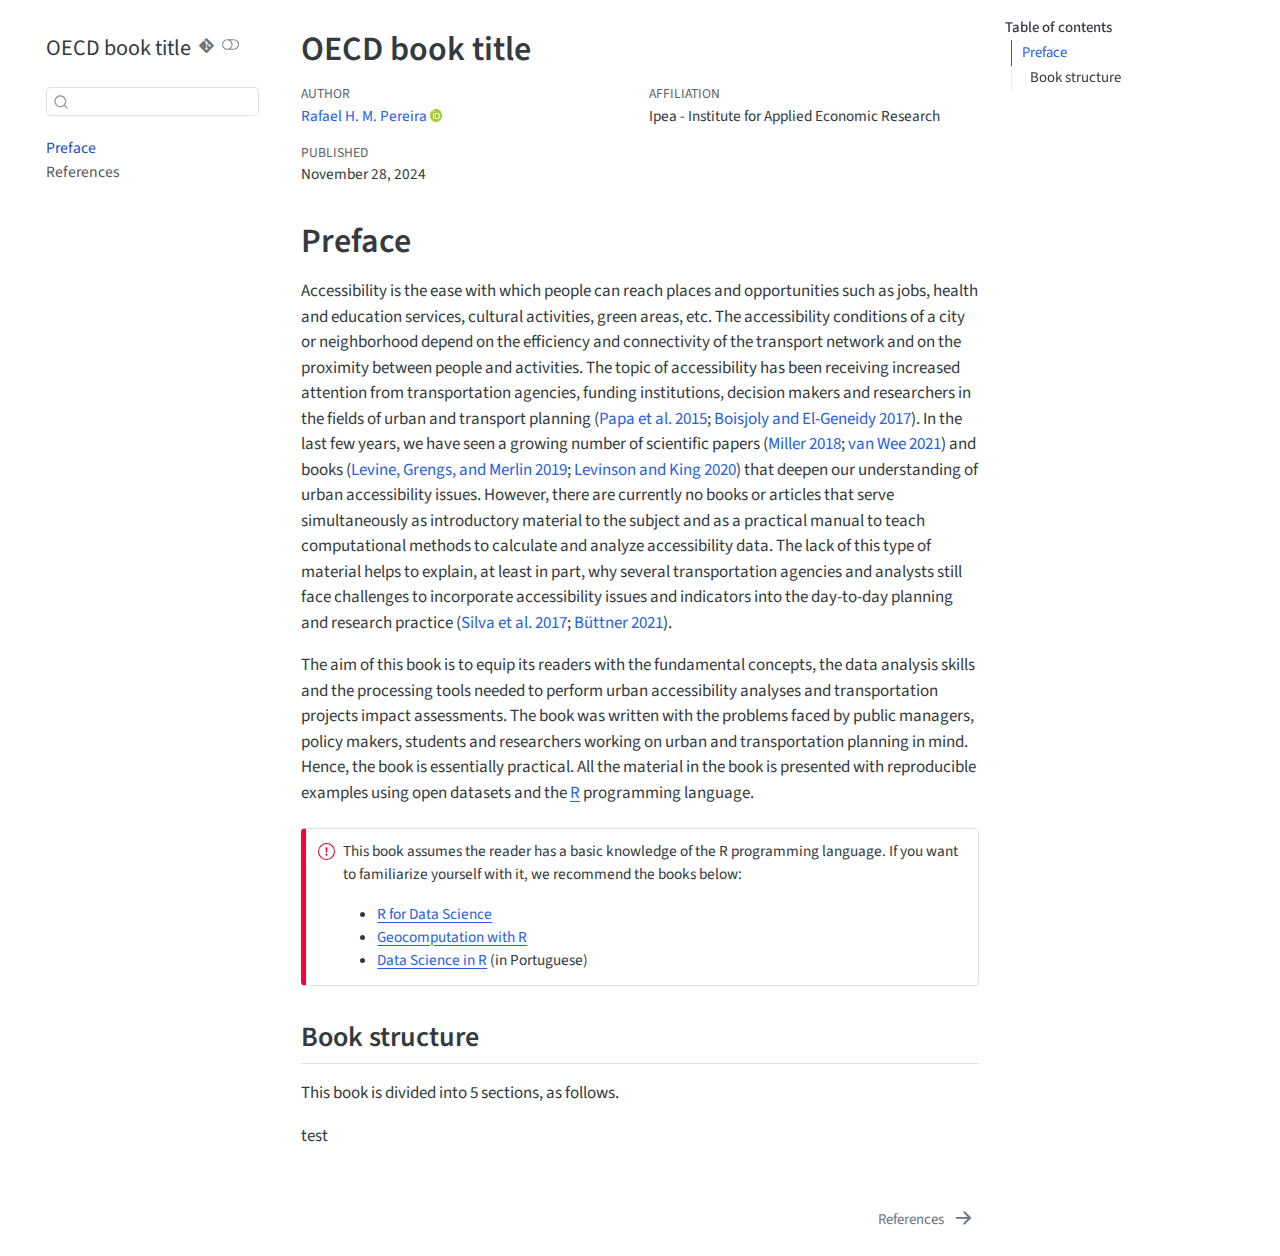
<file: _book/index.en.html>
<!DOCTYPE html>
<html xmlns="http://www.w3.org/1999/xhtml" lang="en" xml:lang="en"><head>

<meta charset="utf-8">
<meta name="generator" content="quarto-1.5.43">

<meta name="viewport" content="width=device-width, initial-scale=1.0, user-scalable=yes">

<meta name="author" content="Rafael H. M. Pereira">
<meta name="dcterms.date" content="2024-11-28">

<title>OECD book title</title>
<style>
code{white-space: pre-wrap;}
span.smallcaps{font-variant: small-caps;}
div.columns{display: flex; gap: min(4vw, 1.5em);}
div.column{flex: auto; overflow-x: auto;}
div.hanging-indent{margin-left: 1.5em; text-indent: -1.5em;}
ul.task-list{list-style: none;}
ul.task-list li input[type="checkbox"] {
  width: 0.8em;
  margin: 0 0.8em 0.2em -1em; /* quarto-specific, see https://github.com/quarto-dev/quarto-cli/issues/4556 */ 
  vertical-align: middle;
}
/* CSS for citations */
div.csl-bib-body { }
div.csl-entry {
  clear: both;
  margin-bottom: 0em;
}
.hanging-indent div.csl-entry {
  margin-left:2em;
  text-indent:-2em;
}
div.csl-left-margin {
  min-width:2em;
  float:left;
}
div.csl-right-inline {
  margin-left:2em;
  padding-left:1em;
}
div.csl-indent {
  margin-left: 2em;
}</style>


<script src="site_libs/quarto-nav/quarto-nav.js"></script>
<script src="site_libs/quarto-nav/headroom.min.js"></script>
<script src="site_libs/clipboard/clipboard.min.js"></script>
<script src="site_libs/quarto-search/autocomplete.umd.js"></script>
<script src="site_libs/quarto-search/fuse.min.js"></script>
<script src="site_libs/quarto-search/quarto-search.js"></script>
<meta name="quarto:offset" content="./">
<link href="./references.en.html" rel="next">
<script src="site_libs/quarto-html/quarto.js"></script>
<script src="site_libs/quarto-html/popper.min.js"></script>
<script src="site_libs/quarto-html/tippy.umd.min.js"></script>
<script src="site_libs/quarto-html/anchor.min.js"></script>
<link href="site_libs/quarto-html/tippy.css" rel="stylesheet">
<link href="site_libs/quarto-html/quarto-syntax-highlighting.css" rel="stylesheet" class="quarto-color-scheme" id="quarto-text-highlighting-styles">
<link href="site_libs/quarto-html/quarto-syntax-highlighting-dark.css" rel="prefetch" class="quarto-color-scheme quarto-color-alternate" id="quarto-text-highlighting-styles">
<script src="site_libs/bootstrap/bootstrap.min.js"></script>
<link href="site_libs/bootstrap/bootstrap-icons.css" rel="stylesheet">
<link href="site_libs/bootstrap/bootstrap.min.css" rel="stylesheet" class="quarto-color-scheme" id="quarto-bootstrap" data-mode="light">
<link href="site_libs/bootstrap/bootstrap-dark.min.css" rel="prefetch" class="quarto-color-scheme quarto-color-alternate" id="quarto-bootstrap" data-mode="dark">
<script id="quarto-search-options" type="application/json">{
  "location": "sidebar",
  "copy-button": false,
  "collapse-after": 3,
  "panel-placement": "start",
  "type": "textbox",
  "limit": 50,
  "keyboard-shortcut": [
    "f",
    "/",
    "s"
  ],
  "show-item-context": false,
  "language": {
    "search-no-results-text": "No results",
    "search-matching-documents-text": "matching documents",
    "search-copy-link-title": "Copy link to search",
    "search-hide-matches-text": "Hide additional matches",
    "search-more-match-text": "more match in this document",
    "search-more-matches-text": "more matches in this document",
    "search-clear-button-title": "Clear",
    "search-text-placeholder": "",
    "search-detached-cancel-button-title": "Cancel",
    "search-submit-button-title": "Submit",
    "search-label": "Search"
  }
}</script>


<meta name="citation_title" content="OECD book title">
<meta name="citation_author" content="Rafael H. M. Pereira">
<meta name="citation_publication_date" content="2024-11-28">
<meta name="citation_cover_date" content="2024-11-28">
<meta name="citation_year" content="2024">
<meta name="citation_online_date" content="2024-11-28">
<meta name="citation_fulltext_html_url" content="https://gitlab.com//index.en.html">
<meta name="citation_language" content="en">
<meta name="citation_reference" content="citation_title=Transport modelling in the age of big data;,citation_author=Cuauhtemoc Anda;,citation_author=Alexander Erath;,citation_author=Pieter Jacobus Fourie;,citation_publication_date=2017-08;,citation_cover_date=2017-08;,citation_year=2017;,citation_issue=sup1;,citation_doi=10.1080/12265934.2017.1281150;,citation_issn=1226-5934;,citation_volume=21;,citation_journal_title=International Journal of Urban Sciences;,citation_publisher=Routledge;">
<meta name="citation_reference" content="citation_title=Estimating the influence of crowding and travel time variability on accessibility to jobs in a large public transport network using smart card big data;,citation_author=Renato Arbex;,citation_author=Claudio B. Cunha;,citation_publication_date=2020-05;,citation_cover_date=2020-05;,citation_year=2020;,citation_doi=10.1016/j.jtrangeo.2020.102671;,citation_issn=09666923;,citation_volume=85;,citation_language=en-US;,citation_journal_title=Journal of Transport Geography;">
<meta name="citation_reference" content="citation_title=The sustainable mobility paradigm;,citation_author=David Banister;,citation_publication_date=2008-03;,citation_cover_date=2008-03;,citation_year=2008;,citation_issue=2;,citation_doi=10.1016/j.tranpol.2007.10.005;,citation_issn=0967070X;,citation_volume=15;,citation_language=en-US;,citation_journal_title=Transport Policy;">
<meta name="citation_reference" content="citation_title=The trilogy of distance, speed and time;,citation_author=David Banister;,citation_publication_date=2011-07;,citation_cover_date=2011-07;,citation_year=2011;,citation_issue=4;,citation_doi=10.1016/j.jtrangeo.2010.12.004;,citation_issn=09666923;,citation_volume=19;,citation_language=en-US;,citation_journal_title=Journal of Transport Geography;">
<meta name="citation_reference" content="citation_title=The world’s user-generated road map is more than 80% complete;,citation_abstract=OpenStreetMap, a crowdsourced geographic database, provides the only global-level, openly licensed source of geospatial road data, and the only national-level source in many countries. However, researchers, policy makers, and citizens who want to make use of OpenStreetMap (OSM) have little information about whether it can be relied upon in a particular geographic setting. In this paper, we use two complementary, independent methods to assess the completeness of OSM road data in each country in the world. First, we undertake a visual assessment of OSM data against satellite imagery, which provides the input for estimates based on a multilevel regression and poststratification model. Second, we fit sigmoid curves to the cumulative length of contributions, and use them to estimate the saturation level for each country. Both techniques may have more general use for assessing the development and saturation of crowd-sourced data. Our results show that in many places, researchers and policymakers can rely on the completeness of OSM, or will soon be able to do so. We find (i) that globally, OSM is $\sim$83% complete, and more than 40% of countriesincluding several in the developing worldhave a fully mapped street network; (ii) that well-governed countries with good Internet access tend to be more complete, and that completeness has a U-shaped relationship with population densityboth sparsely populated areas and dense cities are the best mapped; and (iii) that existing global datasets used by the World Bank undercount roads by more than 30%.;,citation_author=Christopher Barrington-Leigh;,citation_author=Adam Millard-Ball;,citation_publication_date=2017-08;,citation_cover_date=2017-08;,citation_year=2017;,citation_issue=8;,citation_doi=10.1371/journal.pone.0180698;,citation_issn=1932-6203;,citation_volume=12;,citation_language=en-US;,citation_journal_title=PLOS ONE;,citation_publisher=Public Library of Science;">
<meta name="citation_reference" content="citation_title=Sustainable accessibility: A conceptual framework to integrate transport and land use plan-making. Two test-applications in the Netherlands and a reflection on the way forward;,citation_author=L. Bertolini;,citation_author=F. Clercq;,citation_author=L. Kapoen;,citation_publication_date=2005-05;,citation_cover_date=2005-05;,citation_year=2005;,citation_issue=3;,citation_doi=10.1016/j.tranpol.2005.01.006;,citation_issn=0967070X;,citation_volume=12;,citation_language=en-US;,citation_journal_title=Transport Policy;">
<meta name="citation_reference" content="citation_title=How to get there? A critical assessment of accessibility objectives and indicators in metropolitan transportation plans;,citation_author=Geneviève Boisjoly;,citation_author=Ahmed M. El-Geneidy;,citation_publication_date=2017-04;,citation_cover_date=2017-04;,citation_year=2017;,citation_doi=10.1016/j.tranpol.2016.12.011;,citation_issn=0967070X;,citation_volume=55;,citation_language=en-US;,citation_journal_title=Transport Policy;">
<meta name="citation_reference" content="citation_title=Impactos da expansão do metrô de Fortaleza sobre o acesso a oportunidades de emprego, saúde e educação;,citation_author=Carlos Kaue Vieira Braga;,citation_author=Diego Bogado Tomasiello;,citation_author=Daniel Herszenhut;,citation_author=João Lucas Albuquerque Oliveira;,citation_author=Rafael H. M. Pereira;,citation_publication_date=2022-05;,citation_cover_date=2022-05;,citation_year=2022;,citation_language=pt-BR;,citation_technical_report_institution=Instituto de Pesquisa Econômica Aplicada (Ipea);,citation_technical_report_number=2767;">
<meta name="citation_reference" content="citation_title=H3: Uber’s Hexagonal Hierarchical Spatial Index;,citation_author=Isaac Brodsky;,citation_publication_date=2018-06;,citation_cover_date=2018-06;,citation_year=2018;,citation_language=en-US;,citation_journal_title=Uber Engineering Blog;,citation_publisher=https://eng.uber.com/h3/;">
<meta name="citation_reference" content="citation_title=More than just a bus trip: School busing, disability and access to education in Toronto, Canada;,citation_abstract=Children with disabilities in Ontario, Canada have their right to equal access to education protected by the 1990 Ontario Human Rights Code and the 1990 Education Act. These legislated rights require the delivery of stigma- and barrier-free education services to children with disabilities. However, the extent to which compliance is achieved by school boards and individual schools is questionable and warrants attention as a matter of both scholarship and public policy. In this paper, we take up and apply the concept of excess travel (i.e., the travel beyond what would be required given a more optimal distribution of housing and schools) to examine the extent to which students with disability and their families are required to undertake longer, more time-consuming school trips. Our analysis includes students who were bused to TDSB elementary (grade school) and secondary (high school) schools. We use TDSB student busing records for the 2016 school year obtained in collaboration with the TDSB between December 2017 and March 2018. Our findings indicate substantial excess travel, particularly for students who are labelled as deaf, physically disabled, or having a behavioural exceptionality. Excess travel time experienced by students with disability is concerning given that it can lead to missed classroom time and may limit opportunities for peer interaction. The availability of busing services for students with disability confers access to education, yet it may paradoxically produce disabling experiences.;,citation_author=Ron Buliung;,citation_author=Patrick Bilas;,citation_author=Timothy Ross;,citation_author=Cosmin Marmureanu;,citation_author=Ahmed El-Geneidy;,citation_publication_date=2021-06;,citation_cover_date=2021-06;,citation_year=2021;,citation_doi=10.1016/j.tra.2021.04.005;,citation_issn=0965-8564;,citation_volume=148;,citation_language=en-US;,citation_journal_title=Transportation Research Part A: Policy and Practice;">
<meta name="citation_reference" content="citation_title=Accessibility Tools for Transport Policy and Planning;,citation_author=Benjamin Büttner;,citation_editor=Roger Vickerman;,citation_publication_date=2021-01;,citation_cover_date=2021-01;,citation_year=2021;,citation_doi=10.1016/B978-0-08-102671-7.10618-9;,citation_isbn=978-0-08-102672-4;,citation_language=en-US;,citation_inbook_title=International Encyclopedia of Transportation;">
<meta name="citation_reference" content="citation_title=An Investigation into the Completeness of, and the Updates to, OpenStreetMap Data in a Heterogeneous Area in Brazil;,citation_abstract=The integration of user-generated content made in a collaborative environment is being increasingly considered a valuable input to reference maps, even from official map agencies such as USGS and Ordnance Survey. In Brazil, decades of lack of investment has resulted in a topographic map coverage that is both outdated and unequally distributed throughout the territory. This paper aims to analyze the spatial distribution of updates of OpenStreetMap in rural and urban areas in the country to understand the patterns of user updates and its correlation with other economic and developmental variables. This analysis will contribute to generating the knowledge needed in order to consider the use of this data as part of a reference layer of the National Spatial Database Infrastructure as well to design strategies to encourage user action in specific areas.;,citation_author=Silvana Philippi Camboim;,citation_author=João Vitor Meza Bravo;,citation_author=Claudia Robbi Sluter;,citation_publication_date=2015-09;,citation_cover_date=2015-09;,citation_year=2015;,citation_issue=3;,citation_doi=10.3390/ijgi4031366;,citation_issn=2220-9964;,citation_volume=4;,citation_language=en-US;,citation_journal_title=ISPRS International Journal of Geo-Information;,citation_publisher=Multidisciplinary Digital Publishing Institute;">
<meta name="citation_reference" content="citation_title=Accessible Cities and Regions: A Framework for Sustainable Transport and Urbanism in the 21st Century;,citation_author=Robert Cervero;,citation_publication_date=2005-08;,citation_cover_date=2005-08;,citation_year=2005;,citation_issue=UCB-ITS-VWP-2005-3;,citation_journal_title=Center for Future Urban Transport Working Paper;">
<meta name="citation_reference" content="citation_title=Transport and social exclusion in London;,citation_author=A Church;,citation_author=M Frost;,citation_author=K Sullivan;,citation_publication_date=2000-07;,citation_cover_date=2000-07;,citation_year=2000;,citation_issue=3;,citation_doi=10.1016/S0967-070X(00)00024-X;,citation_issn=0967070X;,citation_volume=7;,citation_language=en-US;,citation_journal_title=Transport Policy;">
<meta name="citation_reference" content="citation_title=Evidence-Based Transit and Land Use Sketch Planning Using Interactive Accessibility Methods on Combined Schedule and Headway-Based Networks;,citation_author=Matthew Wigginton Conway;,citation_author=Andrew Byrd;,citation_author=Marco Linden;,citation_publication_date=2017-01;,citation_cover_date=2017-01;,citation_year=2017;,citation_issue=1;,citation_doi=10.3141/2653-06;,citation_issn=0361-1981, 2169-4052;,citation_volume=2653;,citation_language=en-US;,citation_journal_title=Transportation Research Record: Journal of the Transportation Research Board;">
<meta name="citation_reference" content="citation_title=Opportunities for Transport Mode Change: An Exploration of a Disaggregated Approach;,citation_author=Martin Dijst;,citation_author=Tom Jong;,citation_author=Jan Ritsema Eck;,citation_publication_date=2002-06;,citation_cover_date=2002-06;,citation_year=2002;,citation_issue=3;,citation_doi=10.1068/b12811;,citation_issn=0265-8135, 1472-3417;,citation_volume=29;,citation_language=en-US;,citation_journal_title=Environment and Planning B: Planning and Design;">
<meta name="citation_reference" content="citation_title=Moving from trip-based to activity-based measures of accessibility;,citation_author=Xiaojing Dong;,citation_author=Moshe E. Ben-Akiva;,citation_author=John L. Bowman;,citation_author=Joan L. Walker;,citation_publication_date=2006-02;,citation_cover_date=2006-02;,citation_year=2006;,citation_issue=2;,citation_doi=10.1016/j.tra.2005.05.002;,citation_issn=09658564;,citation_volume=40;,citation_language=en-US;,citation_journal_title=Transportation Research Part A: Policy and Practice;">
<meta name="citation_reference" content="citation_title=The cost of equity: Assessing transit accessibility and social disparity using total travel cost;,citation_author=Ahmed El-Geneidy;,citation_author=David Levinson;,citation_author=Ehab Diab;,citation_author=Genevieve Boisjoly;,citation_author=David Verbich;,citation_author=Charis Loong;,citation_publication_date=2016-09;,citation_cover_date=2016-09;,citation_year=2016;,citation_doi=10.1016/j.tra.2016.07.003;,citation_issn=09658564;,citation_volume=91;,citation_language=en-US;,citation_journal_title=Transportation Research Part A: Policy and Practice;">
<meta name="citation_reference" content="citation_title=Rural accessibility, social inclusion and social justice: Towards conceptualisation;,citation_author=John Farrington;,citation_author=Conor Farrington;,citation_publication_date=2005-03;,citation_cover_date=2005-03;,citation_year=2005;,citation_issue=1;,citation_doi=10.1016/j.jtrangeo.2004.10.002;,citation_issn=09666923;,citation_volume=13;,citation_language=en-US;,citation_journal_title=Journal of Transport Geography;">
<meta name="citation_reference" content="citation_title=Accessibility evaluation of land-use and transport strategies: Review and research directions;,citation_author=Karst Geurs;,citation_author=Bert Wee;,citation_publication_date=2004-06;,citation_cover_date=2004-06;,citation_year=2004;,citation_issue=2;,citation_doi=10.1016/j.jtrangeo.2003.10.005;,citation_issn=09666923;,citation_volume=12;,citation_language=en-US;,citation_journal_title=Journal of Transport Geography;">
<meta name="citation_reference" content="citation_title=Elevating access: Comparing accessibility to jobs by public transport for individuals with and without a physical disability;,citation_abstract=Equal access to opportunities has emerged in public transport planning as a social objective that many transport agencies are trying to achieve. Yet in practice, not all public transport agencies are currently providing urban residents with comparable levels of service due to physical barriers in the public transport network that can significantly hinder the ability of individuals with physical disabilities to access opportunities. In countries without a strong federal accessibility act and/or with major financial constraints, some public transport agencies fall behind in applying universal access design principles, making it even harder for people with a physical disability to access opportunities. The objective of this study is to develop a methodology that can be used by public transport agencies or disability advocates to clearly highlight and quantify the performance of the public transport network in a region, in terms of providing transit services to people in a wheelchair and compare that to the service offered to an individual not in a wheelchair. In this study we use accessibility, the ease of reaching destinations, by public transport as the key performance measure in two major Canadian Cities (Montreal and Toronto). Furthermore, we focus on job accessibility in the most socially vulnerable census tracts in both cities, to evaluate levels of job accessibility for wheelchair users residing in socially vulnerable areas. The findings from our study show striking contrasts between the numbers of accessible jobs by public transport for wheelchair users compared to the general population. On average, wheelchair users in Toronto have access to 75% of jobs that are accessible to users that are not in a wheelchair, whilst their counterparts in Montreal have access to only 46% of the jobs accessible to other users. This research is expected to highlight for public transport engineers, planners, policy makers and advocates for those with disabilities, the importance of universal access in a region, especially along public transport networks, using a widely used land use and transport performance measure.;,citation_author=Emily Grisé;,citation_author=Geneviève Boisjoly;,citation_author=Meadhbh Maguire;,citation_author=Ahmed El-Geneidy;,citation_publication_date=2019-07;,citation_cover_date=2019-07;,citation_year=2019;,citation_doi=10.1016/j.tra.2018.02.017;,citation_issn=0965-8564;,citation_volume=125;,citation_language=en-US;,citation_journal_title=Transportation Research Part A: Policy and Practice;">
<meta name="citation_reference" content="citation_title=Accessibility, affordability and equity: Assessing “pro-poor” public transport subsidies in Bogotá;,citation_abstract=Public transport has claimed a preferential position in recent urban development agendas internationally. Rising interest on inclusive development of cities at different levels of urban policy involves new opportunities and challenges for increasingly urban societies. In cities of the Global South, in addition to institutional and physical challenges for the development of efficient and inclusive public transport, local governments face the challenge of making public transport affordable for a large share of the population in conditions of poverty. In order to meet these challenges, several public transport systems throughout have implemented targeted subsidies for specific social groups such as students, the elderly and people with reduced mobility, and more recently for the poor. The government of Bogotá has implemented a pro-poor public transport subsidy scheme that aims at alleviating the financial burden of poor households for accessing the city’s public transport system. This research develops an analysis of the effects of such subsidy from an accessibility perspective using potential accessibility measures to employment opportunities and assess its impact on equity. The research builds on the hypothesis that accessibility is a multi-dimensional construct that can benefit from the decrease in economic as much as gains in time costs. Results from the analysis show that both the current structure of the pro-poor subsidies in Bogotá and alternative scenarios for increasing its coverage are progressive, improving accessibility and equity for those with access to the subsidy. The paper provides valuable insights for the analysis of similar policies in other urban contexts in the Global South.;,citation_author=Luis A. Guzman;,citation_author=Daniel Oviedo;,citation_publication_date=2018-09;,citation_cover_date=2018-09;,citation_year=2018;,citation_doi=10.1016/j.tranpol.2018.04.012;,citation_issn=0967-070X;,citation_volume=68;,citation_language=en-US;,citation_journal_title=Transport Policy;">
<meta name="citation_reference" content="citation_title=Gtfstools: General Transit Feed Specification (GTFS) Editing and Analysing Tools;,citation_author=Daniel Herszenhut;,citation_author=Rafael H. M. Pereira;,citation_author=Pedro R. Andrade;,citation_author=João Bazzo;,citation_publication_date=2022-05;,citation_cover_date=2022-05;,citation_year=2022;,citation_doi=10.5281/ZENODO.6577028;,citation_language=en-US;,citation_publisher=Zenodo;">
<meta name="citation_reference" content="citation_title=The impact of transit monetary costs on transport inequality;,citation_author=Daniel Herszenhut;,citation_author=Rafael H. M. Pereira;,citation_author=Licinio da Silva Portugal;,citation_author=Matheus Henrique de Sousa Oliveira;,citation_publication_date=2022-02;,citation_cover_date=2022-02;,citation_year=2022;,citation_doi=10.1016/j.jtrangeo.2022.103309;,citation_issn=09666923;,citation_volume=99;,citation_language=en-US;,citation_journal_title=Journal of Transport Geography;">
<meta name="citation_reference" content="citation_title=Calculating place-based transit accessibility: Methods, tools and algorithmic dependence;,citation_author=Christopher Higgins;,citation_author=Matthew Palm;,citation_author=Amber DeJohn;,citation_author=Luna Xi;,citation_author=James Vaughan;,citation_author=Steven Farber;,citation_author=Michael Widener;,citation_author=Eric Miller;,citation_publication_date=2022-02;,citation_cover_date=2022-02;,citation_year=2022;,citation_issue=1;,citation_doi=10.5198/jtlu.2022.2012;,citation_issn=1938-7849;,citation_volume=15;,citation_journal_title=Journal of Transport and Land Use;">
<meta name="citation_reference" content="citation_title=Smart cities, big data and urban policy: Towards urban analytics for the long run;,citation_author=Jens Kandt;,citation_author=Michael Batty;,citation_publication_date=2021-02;,citation_cover_date=2021-02;,citation_year=2021;,citation_doi=10.1016/j.cities.2020.102992;,citation_issn=0264-2751;,citation_volume=109;,citation_language=en-US;,citation_journal_title=Cities;">
<meta name="citation_reference" content="citation_title=Space-time accessibility measures: A geocomputational algorithm with a focus on the feasible opportunity set and possible activity duration;,citation_author=Hyun-Mi Kim;,citation_author=Mei-Po Kwan;,citation_publication_date=2003-05;,citation_cover_date=2003-05;,citation_year=2003;,citation_issue=1;,citation_doi=10.1007/s101090300104;,citation_issn=1435-5930, 1435-5949;,citation_volume=5;,citation_journal_title=Journal of Geographical Systems;">
<meta name="citation_reference" content="citation_title=From mobility to accessibility: Transforming urban transportation and land-use planning;,citation_author=Jonathan Levine;,citation_author=Joe Grengs;,citation_author=Louis A. Merlin;,citation_publication_date=2019;,citation_cover_date=2019;,citation_year=2019;">
<meta name="citation_reference" content="citation_title=Towards a general theory of access;,citation_author=David M. Levinson;,citation_author=Hao Wu;,citation_publication_date=2020-06;,citation_cover_date=2020-06;,citation_year=2020;,citation_issue=1;,citation_doi=10.5198/jtlu.2020.1660;,citation_issn=1938-7849;,citation_volume=13;,citation_language=en-US;,citation_journal_title=Journal of Transport and Land Use;">
<meta name="citation_reference" content="citation_title=Transport access manual: A guide for measuring connection between people and places;,citation_author=David Levinson;,citation_author=David King;,citation_publication_date=2020;,citation_cover_date=2020;,citation_year=2020;">
<meta name="citation_reference" content="citation_title=A method to evaluate equitable accessibility: Combining ethical theories and accessibility-based approaches;,citation_abstract=In this paper, we present the case that traditional transport appraisal methods do not sufficiently capture the social dimensions of mobility and accessibility. However, understanding this is highly relevant for policymakers to understand the impacts of their transport decisions. These dimensions include the distribution of mobility and accessibility levels over particular areas or for specific population groups, as well as how this may affect various social outcomes, including their levels of participation, social inclusion and community cohesion. In response, we propose a method to assess the socially relevant accessibility impacts (SRAIs) of policies in some of these key dimensions. The method combines the use of underlying ethics principles, more specifically the theories of egalitarianism and sufficientarianism, in combination with accessibility-based analysis and the Lorenz curve and Gini index. We then demonstrate the method in a case study example. Our suggestion is that policymakers can use these ethical perspectives to determine the equity of their policies decisions and to set minimum standards for local transport delivery. This will help them to become more confident in the development and adoption of new decision frameworks that promote accessibility over mobility and which also disaggregate the costs and benefits of transport policies over particular areas or for specific under-served population groups.;,citation_author=Karen Lucas;,citation_author=Bert Wee;,citation_author=Kees Maat;,citation_publication_date=2016-05;,citation_cover_date=2016-05;,citation_year=2016;,citation_issue=3;,citation_doi=10.1007/s11116-015-9585-2;,citation_issn=1572-9435;,citation_volume=43;,citation_language=en-US;,citation_journal_title=Transportation;">
<meta name="citation_reference" content="citation_title=Transport poverty and its adverse social consequences;,citation_author=Karen Lucas;,citation_author=Giulio Mattioli;,citation_author=Ersilia Verlinghieri;,citation_author=Alvaro Guzman;,citation_publication_date=2016-12;,citation_cover_date=2016-12;,citation_year=2016;,citation_issue=6;,citation_doi=10.1680/jtran.15.00073;,citation_issn=0965-092X, 1751-7710;,citation_volume=169;,citation_language=en-US;,citation_journal_title=Proceedings of the Institution of Civil Engineers - Transport;">
<meta name="citation_reference" content="citation_title=Measures of Spatial Accessibility to Health Care in a GIS Environment: Synthesis and a Case Study in the Chicago Region;,citation_author=Wei Luo;,citation_author=Fahui Wang;,citation_publication_date=2003-12;,citation_cover_date=2003-12;,citation_year=2003;,citation_issue=6;,citation_doi=10.1068/b29120;,citation_issn=0265-8135, 1472-3417;,citation_volume=30;,citation_language=en-US;,citation_journal_title=Environment and Planning B: Planning and Design;,citation_publisher=SAGE Publications Sage UK: London, England;">
<meta name="citation_reference" content="citation_title=Understanding transport-related social exclusion through the lens of capabilities approach;,citation_author=Gregório Luz;,citation_author=Licinio Portugal;,citation_publication_date=2022-07;,citation_cover_date=2022-07;,citation_year=2022;,citation_issue=4;,citation_doi=10.1080/01441647.2021.2005183;,citation_issn=0144-1647;,citation_volume=42;,citation_journal_title=Transport Reviews;,citation_publisher=Routledge;">
<meta name="citation_reference" content="citation_title=Justice in transport as justice in accessibility: Applying Walzer’s “Spheres of Justice” to the transport sector;,citation_author=Karel Martens;,citation_publication_date=2012-11;,citation_cover_date=2012-11;,citation_year=2012;,citation_issue=6;,citation_doi=10.1007/s11116-012-9388-7;,citation_issn=0049-4488, 1572-9435;,citation_volume=39;,citation_language=en-US;,citation_journal_title=Transportation;">
<meta name="citation_reference" content="citation_title=Pioneering Open Data Standards: The GTFS Story;,citation_author=Bibiana McHugh;,citation_editor=Brett Goldstein;,citation_editor=Lauren Dyson;,citation_publication_date=2013;,citation_cover_date=2013;,citation_year=2013;,citation_isbn=978-0-615-88908-5;,citation_inbook_title=Beyond Transparency: Open Data and the Future of Civic Innovation;">
<meta name="citation_reference" content="citation_title=Accessibility: Measurement and application in transportation planning;,citation_author=Eric J. Miller;,citation_publication_date=2018-09;,citation_cover_date=2018-09;,citation_year=2018;,citation_issue=5;,citation_doi=10.1080/01441647.2018.1492778;,citation_issn=0144-1647;,citation_volume=38;,citation_journal_title=Transport Reviews;,citation_publisher=Routledge;">
<meta name="citation_reference" content="citation_title=A utility-based travel impedance measure for public transit network accessibility;,citation_author=Neema Nassir;,citation_author=Mark Hickman;,citation_author=Ali Malekzadeh;,citation_author=Elnaz Irannezhad;,citation_publication_date=2016-06;,citation_cover_date=2016-06;,citation_year=2016;,citation_doi=10.1016/j.tra.2016.03.007;,citation_issn=09658564;,citation_volume=88;,citation_language=en-US;,citation_journal_title=Transportation Research Part A: Policy and Practice;">
<meta name="citation_reference" content="citation_title=Equity of Urban Service Delivery: A Comparison of Different Accessibility Measures;,citation_author=Tijs Neutens;,citation_author=Tim Schwanen;,citation_author=Frank Witlox;,citation_author=Philippe De Maeyer;,citation_publication_date=2010-07;,citation_cover_date=2010-07;,citation_year=2010;,citation_issue=7;,citation_doi=10.1068/a4230;,citation_issn=0308-518X, 1472-3409;,citation_volume=42;,citation_language=en-US;,citation_journal_title=Environment and Planning A: Economy and Space;">
<meta name="citation_reference" content="citation_title=An analysis of day-to-day variations in individual spacetime accessibility;,citation_author=Tijs Neutens;,citation_author=Matthias Delafontaine;,citation_author=Darren M. Scott;,citation_author=Philippe De Maeyer;,citation_publication_date=2012-07;,citation_cover_date=2012-07;,citation_year=2012;,citation_doi=10.1016/j.jtrangeo.2012.04.001;,citation_issn=0966-6923;,citation_volume=23;,citation_language=en-US;,citation_journal_title=Journal of Transport Geography;,citation_series_title=Special Issue on Time Geography;">
<meta name="citation_reference" content="citation_title=Measuring accessibility: Positive and normative implementations of various accessibility indicators;,citation_author=Antonio Páez;,citation_author=Darren M. Scott;,citation_author=Catherine Morency;,citation_publication_date=2012-11;,citation_cover_date=2012-11;,citation_year=2012;,citation_doi=10.1016/j.jtrangeo.2012.03.016;,citation_issn=09666923;,citation_volume=25;,citation_language=en-US;,citation_journal_title=Journal of Transport Geography;">
<meta name="citation_reference" content="citation_title=Demand and level of service inflation in Floating Catchment Area (FCA) methods;,citation_author=Antonio Paez;,citation_author=Christopher D. Higgins;,citation_author=Salvatore F. Vivona;,citation_editor=Tayyab Ikram Shah;,citation_publication_date=2019-06;,citation_cover_date=2019-06;,citation_year=2019;,citation_issue=6;,citation_doi=10.1371/journal.pone.0218773;,citation_issn=1932-6203;,citation_volume=14;,citation_language=en-US;,citation_journal_title=PLOS ONE;">
<meta name="citation_reference" content="citation_title=Accessibility instruments for planning practice: A review of European experiences;,citation_author=Enrica Papa;,citation_author=Cecilia Silva;,citation_author=Marco Te Brömmelstroet;,citation_author=Angela Hull;,citation_publication_date=2015-06;,citation_cover_date=2015-06;,citation_year=2015;,citation_doi=10.5198/jtlu.2015.585;,citation_issn=1938-7849;,citation_journal_title=Journal of Transport and Land Use;">
<meta name="citation_reference" content="citation_title=Distributive justice and equity in transportation;,citation_abstract=Over the past decades, transport researchers and policy-makers have devoted increasing attention to questions about justice and equity. Nonetheless, there is still little engagement with theories in political philosophy to frame what justice means in the context of transport policies. This paper reviews key theories of justice (utilitarianism, libertarianism, intuitionism, Rawls’ egalitarianism, and Capability Approaches (CAs)) and critically evaluates the insights they generate when applied to transport. Based on a combination of Rawlsian and CAs, we propose that distributive justice concerns over transport disadvantage and social exclusion should focus primarily on accessibility as a human capability. This means that, in policy evaluation, a detailed analysis of the distributional effects of transport policies should take account of the setting of minimum standards of accessibility to key destinations and the extent to which these policies respect individuals’ rights and prioritise disadvantaged groups, reduce inequalities of opportunities, and mitigate transport externalities. A full account of justice in transportation requires a more complete understanding of accessibility than traditional approaches have been able to deliver to date.;,citation_author=Rafael H. M. Pereira;,citation_author=Tim Schwanen;,citation_author=David Banister;,citation_publication_date=2017-03;,citation_cover_date=2017-03;,citation_year=2017;,citation_issue=2;,citation_doi=10.1080/01441647.2016.1257660;,citation_issn=0144-1647, 1464-5327;,citation_volume=37;,citation_language=en-US;,citation_journal_title=Transport Reviews;">
<meta name="citation_reference" content="citation_title=Desigualdades socioespaciais de acesso a oportunidades nas cidades brasileiras, 2019;,citation_author=Rafael H. M. Pereira;,citation_author=Carlos Kaue Vieira Braga;,citation_author=Bernardo Serra;,citation_author=Vanessa Nadalin;,citation_publication_date=2019;,citation_cover_date=2019;,citation_year=2019;,citation_language=pt-PT;,citation_technical_report_institution=Instituto de Pesquisa Econômica Aplicada (Ipea);,citation_technical_report_number=2535;">
<meta name="citation_reference" content="citation_title=R5r: Rapid Realistic Routing on Multimodal Transport Networks with R&amp;amp;amp;lt;sup&amp;gt;5&amp;lt;/sup&amp;gt; in R;,citation_author=Rafael H. M. Pereira;,citation_author=Marcus Saraiva;,citation_author=Daniel Herszenhut;,citation_author=Carlos Kaue Vieira Braga;,citation_author=Matthew Wigginton Conway;,citation_publication_date=2021-03;,citation_cover_date=2021-03;,citation_year=2021;,citation_doi=10.32866/001c.21262;,citation_language=en-US;,citation_journal_title=Transport Findings;,citation_publisher=Network Design Lab;">
<meta name="citation_reference" content="citation_title=Transportation Equity;,citation_abstract=Transportation equity is a way to frame distributive justice concerns in relation to how social, economic, and government institutions shape the distribution of transportation benefits and burdens in society. It focuses on the evaluative standards used to judge the differential impacts of policies and plans, asking who benefits from and is burdened by them and to what extent. Questions of transportation equity involve both sufficientarian and egalitarian concerns with both absolute levels of wellbeing, transport-related poverty and social exclusion as well as with relative levels of transport-related inequalities. Ultimately, the study of transport equity explores the multiple channels through which transport and land use policies can create conditions for more inclusive cities and transport systems that allow different people to flourish, to satisfy their basic needs and lead a meaningful life. Transportation equity issues broadly encompass how policy decisions shape societal levels of environmental externalities and what groups are more or less exposed to them, as well as how those decisions affect the lives of different groups in terms of their ability to access life-enhancing opportunities such as employment, healthcare, and education. Equity is a crucial part of a broader concern with transport and mobility justice. The call for transport justice goes beyond distributive concerns, and yet justice cannot be achieved withoutequity.;,citation_author=Rafael H. M. Pereira;,citation_author=Alex Karner;,citation_editor=Roger Vickerman;,citation_publication_date=2021-01;,citation_cover_date=2021-01;,citation_year=2021;,citation_doi=10.1016/B978-0-08-102671-7.10053-3;,citation_isbn=978-0-08-102672-4;,citation_language=en-US;,citation_inbook_title=International Encyclopedia of Transportation;">
<meta name="citation_reference" content="citation_title=Accessibility: Transport Accessibility Measures;,citation_author=Rafael H. M. Pereira;,citation_author=Daniel Herszenhut;,citation_publication_date=2022;,citation_cover_date=2022;,citation_year=2022;">
<meta name="citation_reference" content="citation_title=Aopdata: Data from the Access to Opportunities Project;,citation_author=Rafael H. M. Pereira;,citation_author=Daniel Herszenhut;,citation_author=Carlos K. V. Braga;,citation_author=Diego B. Tomasiello;,citation_author=Marcus Saraiva;,citation_publication_date=2022;,citation_cover_date=2022;,citation_year=2022;">
<meta name="citation_reference" content="citation_title=Distribuição espacial de características sociodemográficas e localização de empregos e serviços públicos das vinte maiores cidades do Brasil;,citation_author=Rafael H. M. Pereira;,citation_author=Daniel Herszenhut;,citation_author=Carlos Kauê Vieira Braga;,citation_author=João Pedro Bazzo;,citation_author=João Lucas Albuquerque Oliveira;,citation_author=João Pedro Parga;,citation_author=Marcus Saraiva;,citation_author=Luiz Pedro Silva;,citation_author=Lucas Warwar;,citation_author=Diego Bogado Tomasiello;,citation_publication_date=2022-06;,citation_cover_date=2022-06;,citation_year=2022;,citation_doi=10.38116/td2772;,citation_issn=ISSN 1415-4765;,citation_volume=2772;,citation_language=pt-PT;,citation_journal_title=Texto para Discussão IPEA;,citation_publisher=Instituto de Pesquisa Econômica Aplicada (Ipea);">
<meta name="citation_reference" content="citation_title=Estimativas de acessibilidade a empregos e serviços públicos via transporte ativo, público e privado nas 20 maiores cidades do Brasil em 2017, 2018, 2019;,citation_author=Rafael H. M. Pereira;,citation_author=Carlos Kauê Vieira Braga;,citation_author=Daniel Herszenhut;,citation_author=Marcus Saraiva;,citation_author=Diego Bogado Tomasiello;,citation_publication_date=2022;,citation_cover_date=2022;,citation_year=2022;,citation_volume=2800;,citation_language=pt-PT;,citation_journal_title=Texto para Discussão IPEA;,citation_publisher=Instituto de Pesquisa Econômica Aplicada (Ipea);">
<meta name="citation_reference" content="citation_title=Exploring the time geography of public transport networks with the Gtfs2gps package;,citation_abstract=The creation of the General Transit Feed Specification (GTFS) in the mid-2000s provided a new data format for cities to organize and share digital information on their public transport systems. GTFS feeds store geolocated data on public transport networks, including information on routes, stops, timetables, and service levels. The GTFS standard is now widely adopted by thousands of transport authorities and a wide variety of software applications for different purposes, including trip planning, timetable creation and accessibility analysis. Yet, there is still a lack of tools to parse GTFS data when the objective is to analyze the complex spatial and temporal patterns of public transport systems. This paper presents {gtfs2gps}, a new general-purpose computational tool to easily process static GTFS data that allows one to analyze the spacetime trajectories of public transport vehicles at fine spatial and temporal resolutions. {gtfs2gps} is an open-source R package that employs parallel computing to convert GTFS feeds from relational text files into a trajectory data table, similar to GPS records, with the timestamps of vehicles in every trip. This paper explains the package functionalities and demonstrates how {gtfs2gps} can be used to articulate key concepts in time geography to explore and visualize the spatial and temporal patterns of public transport networks. We also present a case study looking at how {gtfs2gps} can be used to examine socioeconomic and spatialtemporal inequalities in access to public transport, providing key information to monitor cities’ progress toward the Sustainable Development Goals. The paper is accompanied by a computational notebook in R Markdown to support reproducibility of the results in this paper and to replicate the analysis for other contexts where GTFS data are available. Given the widespread use of GTFS, {gtfs2gps} opens new possibilities for researchers to examine the time geography of public transport systems in urban areas across the globe.;,citation_author=Rafael H. M. Pereira;,citation_author=Pedro R. Andrade;,citation_author=João Pedro Bazzo Vieira;,citation_publication_date=2022-12;,citation_cover_date=2022-12;,citation_year=2022;,citation_doi=10.1007/s10109-022-00400-x;,citation_issn=1435-5949;,citation_language=en-US;,citation_journal_title=Journal of Geographical Systems;">
<meta name="citation_reference" content="citation_title=An International Comparison of Equity in Accessibility to Jobs: London, São Paulo and the Randstad;,citation_abstract=We analyze the impact of different accessibility measures on the interpretation of associated equity analysis using the Gini Coefficient and the (pseudo) Palma Ratio, and the impact of the method of assigning zonal accessibility on Gini estimation results using four different alternatives. Two types of potential accessibility measures (zonal and person-based) and two ratios of potential jobs to potential population (intra-modal and multi-modal) are estimated for car and transit in the Netherlands’ Randstad region, Greater London, and São Paulo relying on network data, schedule-based data, and speed profiles. Gini results are heavily influenced by the accessibility indicator and the method of assignment. The Palma ratio is also influenced by the choice of accessibility indicator, with the person-based potential accessibility measure tending to show greater inequity.;,citation_author=John P. Pritchard;,citation_author=Diego Tomasiello;,citation_author=Mariana Giannotti;,citation_author=Karst Geurs;,citation_publication_date=2019-02;,citation_cover_date=2019-02;,citation_year=2019;,citation_doi=10.32866/7412;,citation_language=en-US;,citation_journal_title=Findings;,citation_publisher=Findings Press;">
<meta name="citation_reference" content="citation_title=Transporte urbano e insuficiência de acesso a escolas no Brasil;,citation_author=Marcus Saraiva;,citation_author=Luiz Pedro Silva;,citation_author=Carlos Kauê Vieira Braga;,citation_author=Rafael Henrique Moraes Pereira;,citation_publication_date=2023;,citation_cover_date=2023;,citation_year=2023;,citation_language=pt-PT;,citation_technical_report_institution=Instituto de Pesquisa Econômica Aplicada (Ipea);,citation_technical_report_number=2854;">
<meta name="citation_reference" content="citation_title=Accessibility instruments in planning practice: Bridging the implementation gap;,citation_author=Cecília Silva;,citation_author=Luca Bertolini;,citation_author=Marco Brömmelstroet;,citation_author=Dimitris Milakis;,citation_author=Enrica Papa;,citation_publication_date=2017-01;,citation_cover_date=2017-01;,citation_year=2017;,citation_doi=10.1016/j.tranpol.2016.09.006;,citation_issn=0967-070X;,citation_volume=53;,citation_language=en-US;,citation_journal_title=Transport Policy;">
<meta name="citation_reference" content="citation_title=Transport Modes and Accessibility;,citation_abstract=Accessibility by distinguished transport modes is probably the most important concept in transport geography and transport planning: it expresses that the transport system aims to provide access to places where people want to carry out activities. But it is also a concept for which many definitions and indicators are available, each characterized by their own pros and cons. This contribution discusses types of indicators and how to choose between indicators for as specific case. In addition, it explains that information and communication technology (ICT) increasingly plays a dominant role in people’s life as far as (travel to) activities are concerned, and consequently the importance of ICT for accessibility analyses also increases. Finally, it presents several challenges for future research.;,citation_author=Bert Wee;,citation_editor=Roger Vickerman;,citation_publication_date=2021-01;,citation_cover_date=2021-01;,citation_year=2021;,citation_doi=10.1016/B978-0-08-102671-7.10402-6;,citation_isbn=978-0-08-102672-4;,citation_language=en-US;,citation_inbook_title=International Encyclopedia of Transportation;">
<meta name="citation_reference" content="citation_title=Accessibility and equity: A conceptual framework and research agenda;,citation_author=Bert Wee;,citation_publication_date=2022-10;,citation_cover_date=2022-10;,citation_year=2022;,citation_doi=10.1016/j.jtrangeo.2022.103421;,citation_issn=09666923;,citation_volume=104;,citation_language=en-US;,citation_journal_title=Journal of Transport Geography;">
<meta name="citation_reference" content="citation_title=Urban transport policies in Brazil: The creation of a discriminatory mobility system;,citation_author=Eduardo Alcantara Vasconcellos;,citation_publication_date=2018-02;,citation_cover_date=2018-02;,citation_year=2018;,citation_doi=10.1016/j.jtrangeo.2017.08.014;,citation_issn=0966-6923;,citation_volume=67;,citation_language=en-US;,citation_journal_title=Journal of Transport Geography;">
<meta name="citation_reference" content="citation_title=Assessing the potential of bus rapid transit-led network restructuring for enhancing affordable access to employment  The case of Johannesburg’s Corridors of Freedom;,citation_author=Christoffel Venter;,citation_publication_date=2016-11;,citation_cover_date=2016-11;,citation_year=2016;,citation_doi=10.1016/j.retrec.2016.05.006;,citation_issn=07398859;,citation_volume=59;,citation_language=en-US;,citation_journal_title=Research in Transportation Economics;">
</head>

<body class="nav-sidebar floating">

<div id="quarto-search-results"></div>
  <header id="quarto-header" class="headroom fixed-top">
  <nav class="quarto-secondary-nav">
    <div class="container-fluid d-flex">
      <button type="button" class="quarto-btn-toggle btn" data-bs-toggle="collapse" role="button" data-bs-target=".quarto-sidebar-collapse-item" aria-controls="quarto-sidebar" aria-expanded="false" aria-label="Toggle sidebar navigation" onclick="if (window.quartoToggleHeadroom) { window.quartoToggleHeadroom(); }">
        <i class="bi bi-layout-text-sidebar-reverse"></i>
      </button>
        <nav class="quarto-page-breadcrumbs" aria-label="breadcrumb"><ol class="breadcrumb"><li class="breadcrumb-item"><a href="./index.en.html">Preface</a></li></ol></nav>
        <a class="flex-grow-1" role="navigation" data-bs-toggle="collapse" data-bs-target=".quarto-sidebar-collapse-item" aria-controls="quarto-sidebar" aria-expanded="false" aria-label="Toggle sidebar navigation" onclick="if (window.quartoToggleHeadroom) { window.quartoToggleHeadroom(); }">      
        </a>
      <button type="button" class="btn quarto-search-button" aria-label="Search" onclick="window.quartoOpenSearch();">
        <i class="bi bi-search"></i>
      </button>
    </div>
  </nav>
</header>
<!-- content -->
<div id="quarto-content" class="quarto-container page-columns page-rows-contents page-layout-article">
<!-- sidebar -->
  <nav id="quarto-sidebar" class="sidebar collapse collapse-horizontal quarto-sidebar-collapse-item sidebar-navigation floating overflow-auto">
    <div class="pt-lg-2 mt-2 text-left sidebar-header">
    <div class="sidebar-title mb-0 py-0">
      <a href="./">OECD book title</a> 
        <div class="sidebar-tools-main">
    <a href="https://gitlab.com/" title="Source Code" class="quarto-navigation-tool px-1" aria-label="Source Code"><i class="bi bi-git"></i></a>
  <a href="" class="quarto-color-scheme-toggle quarto-navigation-tool  px-1" onclick="window.quartoToggleColorScheme(); return false;" title="Toggle dark mode"><i class="bi"></i></a>
</div>
    </div>
      </div>
        <div class="mt-2 flex-shrink-0 align-items-center">
        <div class="sidebar-search">
        <div id="quarto-search" class="" title="Search"></div>
        </div>
        </div>
    <div class="sidebar-menu-container"> 
    <ul class="list-unstyled mt-1">
        <li class="sidebar-item">
  <div class="sidebar-item-container"> 
  <a href="./index.en.html" class="sidebar-item-text sidebar-link active">
 <span class="menu-text">Preface</span></a>
  </div>
</li>
        <li class="sidebar-item">
  <div class="sidebar-item-container"> 
  <a href="./references.en.html" class="sidebar-item-text sidebar-link">
 <span class="menu-text">References</span></a>
  </div>
</li>
    </ul>
    </div>
</nav>
<div id="quarto-sidebar-glass" class="quarto-sidebar-collapse-item" data-bs-toggle="collapse" data-bs-target=".quarto-sidebar-collapse-item"></div>
<!-- margin-sidebar -->
    <div id="quarto-margin-sidebar" class="sidebar margin-sidebar">
        <nav id="TOC" role="doc-toc" class="toc-active">
    <h2 id="toc-title">Table of contents</h2>
   
  <ul>
  <li><a href="#preface" id="toc-preface" class="nav-link active" data-scroll-target="#preface">Preface</a>
  <ul class="collapse">
  <li><a href="#book-structure" id="toc-book-structure" class="nav-link" data-scroll-target="#book-structure">Book structure</a></li>
  </ul></li>
  </ul>
</nav>
    </div>
<!-- main -->
<main class="content" id="quarto-document-content">

<header id="title-block-header" class="quarto-title-block default">
<div class="quarto-title">
<h1 class="title">OECD book title</h1>
</div>


<div class="quarto-title-meta-author">
  <div class="quarto-title-meta-heading">Author</div>
  <div class="quarto-title-meta-heading">Affiliation</div>
  
    <div class="quarto-title-meta-contents">
    <p class="author"><a href="https://www.urbandemographics.org/about/">Rafael H. M. Pereira</a> <a href="https://orcid.org/0000-0003-2125-7465" class="quarto-title-author-orcid"> <img src="[data-uri]"></a></p>
  </div>
  <div class="quarto-title-meta-contents">
        <p class="affiliation">
            Ipea - Institute for Applied Economic Research
          </p>
      </div>
  </div>

<div class="quarto-title-meta">

      
    <div>
    <div class="quarto-title-meta-heading">Published</div>
    <div class="quarto-title-meta-contents">
      <p class="date">November 28, 2024</p>
    </div>
  </div>
  
    
  </div>
  


</header>


<section id="preface" class="level1 unnumbered">
<h1 class="unnumbered">Preface</h1>
<p>Accessibility is the ease with which people can reach places and opportunities such as jobs, health and education services, cultural activities, green areas, etc. The accessibility conditions of a city or neighborhood depend on the efficiency and connectivity of the transport network and on the proximity between people and activities. The topic of accessibility has been receiving increased attention from transportation agencies, funding institutions, decision makers and researchers in the fields of urban and transport planning <span class="citation" data-cites="papa2015accessibility boisjoly2017how">(<a href="references.en.html#ref-papa2015accessibility" role="doc-biblioref">Papa et al. 2015</a>; <a href="references.en.html#ref-boisjoly2017how" role="doc-biblioref">Boisjoly and El-Geneidy 2017</a>)</span>. In the last few years, we have seen a growing number of scientific papers <span class="citation" data-cites="miller2018accessibility vanwee2021transport">(<a href="references.en.html#ref-miller2018accessibility" role="doc-biblioref">Miller 2018</a>; <a href="references.en.html#ref-vanwee2021transport" role="doc-biblioref">van Wee 2021</a>)</span> and books <span class="citation" data-cites="levine2019mobility levinson2020transport">(<a href="references.en.html#ref-levine2019mobility" role="doc-biblioref">Levine, Grengs, and Merlin 2019</a>; <a href="references.en.html#ref-levinson2020transport" role="doc-biblioref">Levinson and King 2020</a>)</span> that deepen our understanding of urban accessibility issues. However, there are currently no books or articles that serve simultaneously as introductory material to the subject and as a practical manual to teach computational methods to calculate and analyze accessibility data. The lack of this type of material helps to explain, at least in part, why several transportation agencies and analysts still face challenges to incorporate accessibility issues and indicators into the day-to-day planning and research practice <span class="citation" data-cites="silva2017accessibility buttner2021accessibility">(<a href="references.en.html#ref-silva2017accessibility" role="doc-biblioref">Silva et al. 2017</a>; <a href="references.en.html#ref-buttner2021accessibility" role="doc-biblioref">Büttner 2021</a>)</span>.</p>
<p>The aim of this book is to equip its readers with the fundamental concepts, the data analysis skills and the processing tools needed to perform urban accessibility analyses and transportation projects impact assessments. The book was written with the problems faced by public managers, policy makers, students and researchers working on urban and transportation planning in mind. Hence, the book is essentially practical. All the material in the book is presented with reproducible examples using open datasets and the <a href="https://www.r-project.org/">R</a> programming language.</p>
<div class="callout callout-style-simple callout-important">
<div class="callout-body d-flex">
<div class="callout-icon-container">
<i class="callout-icon"></i>
</div>
<div class="callout-body-container">
<p>This book assumes the reader has a basic knowledge of the R programming language. If you want to familiarize yourself with it, we recommend the books below:</p>
<ul>
<li><a href="https://r4ds.had.co.nz/">R for Data Science</a></li>
<li><a href="https://geocompr.robinlovelace.net/">Geocomputation with R</a></li>
<li><a href="https://livro.curso-r.com/">Data Science in R</a> (in Portuguese)</li>
</ul>
</div>
</div>
</div>
<section id="book-structure" class="level2">
<h2 class="anchored" data-anchor-id="book-structure">Book structure</h2>
<p>This book is divided into 5 sections, as follows.</p>
<p>test</p>


<div id="refs" class="references csl-bib-body hanging-indent" data-entry-spacing="0" role="list" style="display: none">
<div id="ref-boisjoly2017how" class="csl-entry" role="listitem">
Boisjoly, Geneviève, and Ahmed M. El-Geneidy. 2017. <span>“How to Get There? <span>A</span> Critical Assessment of Accessibility Objectives and Indicators in Metropolitan Transportation Plans.”</span> <em>Transport Policy</em> 55 (April): 38–50. <a href="https://doi.org/10.1016/j.tranpol.2016.12.011">https://doi.org/10.1016/j.tranpol.2016.12.011</a>.
</div>
<div id="ref-buttner2021accessibility" class="csl-entry" role="listitem">
Büttner, Benjamin. 2021. <span>“Accessibility <span>Tools</span> for <span>Transport Policy</span> and <span>Planning</span>.”</span> In <em>International <span>Encyclopedia</span> of <span>Transportation</span></em>, edited by Roger Vickerman, 83–86. <span>Oxford</span>: <span>Elsevier</span>. <a href="https://doi.org/10.1016/B978-0-08-102671-7.10618-9">https://doi.org/10.1016/B978-0-08-102671-7.10618-9</a>.
</div>
<div id="ref-levine2019mobility" class="csl-entry" role="listitem">
Levine, Jonathan, Joe Grengs, and Louis A. Merlin. 2019. <em>From Mobility to Accessibility: <span>Transforming</span> Urban Transportation and Land-Use Planning</em>. <span>Cornell University Press</span>.
</div>
<div id="ref-levinson2020transport" class="csl-entry" role="listitem">
Levinson, David, and David King. 2020. <em>Transport Access Manual: <span>A</span> Guide for Measuring Connection Between People and Places</em>. <span>Committee of the Transport Access Manual, University of Sydney</span>.
</div>
<div id="ref-miller2018accessibility" class="csl-entry" role="listitem">
Miller, Eric J. 2018. <span>“Accessibility: Measurement and Application in Transportation Planning.”</span> <em>Transport Reviews</em> 38 (5): 551–55. <a href="https://doi.org/10.1080/01441647.2018.1492778">https://doi.org/10.1080/01441647.2018.1492778</a>.
</div>
<div id="ref-papa2015accessibility" class="csl-entry" role="listitem">
Papa, Enrica, Cecilia Silva, Marco Te Brömmelstroet, and Angela Hull. 2015. <span>“Accessibility Instruments for Planning Practice: A Review of <span>European</span> Experiences.”</span> <em>Journal of Transport and Land Use</em>, June. <a href="https://doi.org/10.5198/jtlu.2015.585">https://doi.org/10.5198/jtlu.2015.585</a>.
</div>
<div id="ref-silva2017accessibility" class="csl-entry" role="listitem">
Silva, Cecília, Luca Bertolini, Marco te Brömmelstroet, Dimitris Milakis, and Enrica Papa. 2017. <span>“Accessibility Instruments in Planning Practice: <span>Bridging</span> the Implementation Gap.”</span> <em>Transport Policy</em> 53 (January): 135–45. <a href="https://doi.org/10.1016/j.tranpol.2016.09.006">https://doi.org/10.1016/j.tranpol.2016.09.006</a>.
</div>
<div id="ref-vanwee2021transport" class="csl-entry" role="listitem">
van Wee, Bert. 2021. <span>“Transport <span>Modes</span> and <span>Accessibility</span>.”</span> In <em>International <span>Encyclopedia</span> of <span>Transportation</span></em>, edited by Roger Vickerman, 32–37. <span>Oxford</span>: <span>Elsevier</span>. <a href="https://doi.org/10.1016/B978-0-08-102671-7.10402-6">https://doi.org/10.1016/B978-0-08-102671-7.10402-6</a>.
</div>
</div>
</section>
</section>

</main> <!-- /main -->
<script id="quarto-html-after-body" type="application/javascript">
window.document.addEventListener("DOMContentLoaded", function (event) {
  const toggleBodyColorMode = (bsSheetEl) => {
    const mode = bsSheetEl.getAttribute("data-mode");
    const bodyEl = window.document.querySelector("body");
    if (mode === "dark") {
      bodyEl.classList.add("quarto-dark");
      bodyEl.classList.remove("quarto-light");
    } else {
      bodyEl.classList.add("quarto-light");
      bodyEl.classList.remove("quarto-dark");
    }
  }
  const toggleBodyColorPrimary = () => {
    const bsSheetEl = window.document.querySelector("link#quarto-bootstrap");
    if (bsSheetEl) {
      toggleBodyColorMode(bsSheetEl);
    }
  }
  toggleBodyColorPrimary();  
  const disableStylesheet = (stylesheets) => {
    for (let i=0; i < stylesheets.length; i++) {
      const stylesheet = stylesheets[i];
      stylesheet.rel = 'prefetch';
    }
  }
  const enableStylesheet = (stylesheets) => {
    for (let i=0; i < stylesheets.length; i++) {
      const stylesheet = stylesheets[i];
      stylesheet.rel = 'stylesheet';
    }
  }
  const manageTransitions = (selector, allowTransitions) => {
    const els = window.document.querySelectorAll(selector);
    for (let i=0; i < els.length; i++) {
      const el = els[i];
      if (allowTransitions) {
        el.classList.remove('notransition');
      } else {
        el.classList.add('notransition');
      }
    }
  }
  const toggleGiscusIfUsed = (isAlternate, darkModeDefault) => {
    const baseTheme = document.querySelector('#giscus-base-theme')?.value ?? 'light';
    const alternateTheme = document.querySelector('#giscus-alt-theme')?.value ?? 'dark';
    let newTheme = '';
    if(darkModeDefault) {
      newTheme = isAlternate ? baseTheme : alternateTheme;
    } else {
      newTheme = isAlternate ? alternateTheme : baseTheme;
    }
    const changeGiscusTheme = () => {
      // From: https://github.com/giscus/giscus/issues/336
      const sendMessage = (message) => {
        const iframe = document.querySelector('iframe.giscus-frame');
        if (!iframe) return;
        iframe.contentWindow.postMessage({ giscus: message }, 'https://giscus.app');
      }
      sendMessage({
        setConfig: {
          theme: newTheme
        }
      });
    }
    const isGiscussLoaded = window.document.querySelector('iframe.giscus-frame') !== null;
    if (isGiscussLoaded) {
      changeGiscusTheme();
    }
  }
  const toggleColorMode = (alternate) => {
    // Switch the stylesheets
    const alternateStylesheets = window.document.querySelectorAll('link.quarto-color-scheme.quarto-color-alternate');
    manageTransitions('#quarto-margin-sidebar .nav-link', false);
    if (alternate) {
      enableStylesheet(alternateStylesheets);
      for (const sheetNode of alternateStylesheets) {
        if (sheetNode.id === "quarto-bootstrap") {
          toggleBodyColorMode(sheetNode);
        }
      }
    } else {
      disableStylesheet(alternateStylesheets);
      toggleBodyColorPrimary();
    }
    manageTransitions('#quarto-margin-sidebar .nav-link', true);
    // Switch the toggles
    const toggles = window.document.querySelectorAll('.quarto-color-scheme-toggle');
    for (let i=0; i < toggles.length; i++) {
      const toggle = toggles[i];
      if (toggle) {
        if (alternate) {
          toggle.classList.add("alternate");     
        } else {
          toggle.classList.remove("alternate");
        }
      }
    }
    // Hack to workaround the fact that safari doesn't
    // properly recolor the scrollbar when toggling (#1455)
    if (navigator.userAgent.indexOf('Safari') > 0 && navigator.userAgent.indexOf('Chrome') == -1) {
      manageTransitions("body", false);
      window.scrollTo(0, 1);
      setTimeout(() => {
        window.scrollTo(0, 0);
        manageTransitions("body", true);
      }, 40);  
    }
  }
  const isFileUrl = () => { 
    return window.location.protocol === 'file:';
  }
  const hasAlternateSentinel = () => {  
    let styleSentinel = getColorSchemeSentinel();
    if (styleSentinel !== null) {
      return styleSentinel === "alternate";
    } else {
      return false;
    }
  }
  const setStyleSentinel = (alternate) => {
    const value = alternate ? "alternate" : "default";
    if (!isFileUrl()) {
      window.localStorage.setItem("quarto-color-scheme", value);
    } else {
      localAlternateSentinel = value;
    }
  }
  const getColorSchemeSentinel = () => {
    if (!isFileUrl()) {
      const storageValue = window.localStorage.getItem("quarto-color-scheme");
      return storageValue != null ? storageValue : localAlternateSentinel;
    } else {
      return localAlternateSentinel;
    }
  }
  const darkModeDefault = false;
  let localAlternateSentinel = darkModeDefault ? 'alternate' : 'default';
  // Dark / light mode switch
  window.quartoToggleColorScheme = () => {
    // Read the current dark / light value 
    let toAlternate = !hasAlternateSentinel();
    toggleColorMode(toAlternate);
    setStyleSentinel(toAlternate);
    toggleGiscusIfUsed(toAlternate, darkModeDefault);
  };
  // Ensure there is a toggle, if there isn't float one in the top right
  if (window.document.querySelector('.quarto-color-scheme-toggle') === null) {
    const a = window.document.createElement('a');
    a.classList.add('top-right');
    a.classList.add('quarto-color-scheme-toggle');
    a.href = "";
    a.onclick = function() { try { window.quartoToggleColorScheme(); } catch {} return false; };
    const i = window.document.createElement("i");
    i.classList.add('bi');
    a.appendChild(i);
    window.document.body.appendChild(a);
  }
  // Switch to dark mode if need be
  if (hasAlternateSentinel()) {
    toggleColorMode(true);
  } else {
    toggleColorMode(false);
  }
  const icon = "";
  const anchorJS = new window.AnchorJS();
  anchorJS.options = {
    placement: 'right',
    icon: icon
  };
  anchorJS.add('.anchored');
  const isCodeAnnotation = (el) => {
    for (const clz of el.classList) {
      if (clz.startsWith('code-annotation-')) {                     
        return true;
      }
    }
    return false;
  }
  const onCopySuccess = function(e) {
    // button target
    const button = e.trigger;
    // don't keep focus
    button.blur();
    // flash "checked"
    button.classList.add('code-copy-button-checked');
    var currentTitle = button.getAttribute("title");
    button.setAttribute("title", "Copied!");
    let tooltip;
    if (window.bootstrap) {
      button.setAttribute("data-bs-toggle", "tooltip");
      button.setAttribute("data-bs-placement", "left");
      button.setAttribute("data-bs-title", "Copied!");
      tooltip = new bootstrap.Tooltip(button, 
        { trigger: "manual", 
          customClass: "code-copy-button-tooltip",
          offset: [0, -8]});
      tooltip.show();    
    }
    setTimeout(function() {
      if (tooltip) {
        tooltip.hide();
        button.removeAttribute("data-bs-title");
        button.removeAttribute("data-bs-toggle");
        button.removeAttribute("data-bs-placement");
      }
      button.setAttribute("title", currentTitle);
      button.classList.remove('code-copy-button-checked');
    }, 1000);
    // clear code selection
    e.clearSelection();
  }
  const getTextToCopy = function(trigger) {
      const codeEl = trigger.previousElementSibling.cloneNode(true);
      for (const childEl of codeEl.children) {
        if (isCodeAnnotation(childEl)) {
          childEl.remove();
        }
      }
      return codeEl.innerText;
  }
  const clipboard = new window.ClipboardJS('.code-copy-button:not([data-in-quarto-modal])', {
    text: getTextToCopy
  });
  clipboard.on('success', onCopySuccess);
  if (window.document.getElementById('quarto-embedded-source-code-modal')) {
    // For code content inside modals, clipBoardJS needs to be initialized with a container option
    // TODO: Check when it could be a function (https://github.com/zenorocha/clipboard.js/issues/860)
    const clipboardModal = new window.ClipboardJS('.code-copy-button[data-in-quarto-modal]', {
      text: getTextToCopy,
      container: window.document.getElementById('quarto-embedded-source-code-modal')
    });
    clipboardModal.on('success', onCopySuccess);
  }
    var localhostRegex = new RegExp(/^(?:http|https):\/\/localhost\:?[0-9]*\//);
    var mailtoRegex = new RegExp(/^mailto:/);
      var filterRegex = new RegExp("https:\/\/gitlab\.com\/");
    var isInternal = (href) => {
        return filterRegex.test(href) || localhostRegex.test(href) || mailtoRegex.test(href);
    }
    // Inspect non-navigation links and adorn them if external
 	var links = window.document.querySelectorAll('a[href]:not(.nav-link):not(.navbar-brand):not(.toc-action):not(.sidebar-link):not(.sidebar-item-toggle):not(.pagination-link):not(.no-external):not([aria-hidden]):not(.dropdown-item):not(.quarto-navigation-tool):not(.about-link)');
    for (var i=0; i<links.length; i++) {
      const link = links[i];
      if (!isInternal(link.href)) {
        // undo the damage that might have been done by quarto-nav.js in the case of
        // links that we want to consider external
        if (link.dataset.originalHref !== undefined) {
          link.href = link.dataset.originalHref;
        }
      }
    }
  function tippyHover(el, contentFn, onTriggerFn, onUntriggerFn) {
    const config = {
      allowHTML: true,
      maxWidth: 500,
      delay: 100,
      arrow: false,
      appendTo: function(el) {
          return el.parentElement;
      },
      interactive: true,
      interactiveBorder: 10,
      theme: 'quarto',
      placement: 'bottom-start',
    };
    if (contentFn) {
      config.content = contentFn;
    }
    if (onTriggerFn) {
      config.onTrigger = onTriggerFn;
    }
    if (onUntriggerFn) {
      config.onUntrigger = onUntriggerFn;
    }
    window.tippy(el, config); 
  }
  const noterefs = window.document.querySelectorAll('a[role="doc-noteref"]');
  for (var i=0; i<noterefs.length; i++) {
    const ref = noterefs[i];
    tippyHover(ref, function() {
      // use id or data attribute instead here
      let href = ref.getAttribute('data-footnote-href') || ref.getAttribute('href');
      try { href = new URL(href).hash; } catch {}
      const id = href.replace(/^#\/?/, "");
      const note = window.document.getElementById(id);
      if (note) {
        return note.innerHTML;
      } else {
        return "";
      }
    });
  }
  const xrefs = window.document.querySelectorAll('a.quarto-xref');
  const processXRef = (id, note) => {
    // Strip column container classes
    const stripColumnClz = (el) => {
      el.classList.remove("page-full", "page-columns");
      if (el.children) {
        for (const child of el.children) {
          stripColumnClz(child);
        }
      }
    }
    stripColumnClz(note)
    if (id === null || id.startsWith('sec-')) {
      // Special case sections, only their first couple elements
      const container = document.createElement("div");
      if (note.children && note.children.length > 2) {
        container.appendChild(note.children[0].cloneNode(true));
        for (let i = 1; i < note.children.length; i++) {
          const child = note.children[i];
          if (child.tagName === "P" && child.innerText === "") {
            continue;
          } else {
            container.appendChild(child.cloneNode(true));
            break;
          }
        }
        if (window.Quarto?.typesetMath) {
          window.Quarto.typesetMath(container);
        }
        return container.innerHTML
      } else {
        if (window.Quarto?.typesetMath) {
          window.Quarto.typesetMath(note);
        }
        return note.innerHTML;
      }
    } else {
      // Remove any anchor links if they are present
      const anchorLink = note.querySelector('a.anchorjs-link');
      if (anchorLink) {
        anchorLink.remove();
      }
      if (window.Quarto?.typesetMath) {
        window.Quarto.typesetMath(note);
      }
      // TODO in 1.5, we should make sure this works without a callout special case
      if (note.classList.contains("callout")) {
        return note.outerHTML;
      } else {
        return note.innerHTML;
      }
    }
  }
  for (var i=0; i<xrefs.length; i++) {
    const xref = xrefs[i];
    tippyHover(xref, undefined, function(instance) {
      instance.disable();
      let url = xref.getAttribute('href');
      let hash = undefined; 
      if (url.startsWith('#')) {
        hash = url;
      } else {
        try { hash = new URL(url).hash; } catch {}
      }
      if (hash) {
        const id = hash.replace(/^#\/?/, "");
        const note = window.document.getElementById(id);
        if (note !== null) {
          try {
            const html = processXRef(id, note.cloneNode(true));
            instance.setContent(html);
          } finally {
            instance.enable();
            instance.show();
          }
        } else {
          // See if we can fetch this
          fetch(url.split('#')[0])
          .then(res => res.text())
          .then(html => {
            const parser = new DOMParser();
            const htmlDoc = parser.parseFromString(html, "text/html");
            const note = htmlDoc.getElementById(id);
            if (note !== null) {
              const html = processXRef(id, note);
              instance.setContent(html);
            } 
          }).finally(() => {
            instance.enable();
            instance.show();
          });
        }
      } else {
        // See if we can fetch a full url (with no hash to target)
        // This is a special case and we should probably do some content thinning / targeting
        fetch(url)
        .then(res => res.text())
        .then(html => {
          const parser = new DOMParser();
          const htmlDoc = parser.parseFromString(html, "text/html");
          const note = htmlDoc.querySelector('main.content');
          if (note !== null) {
            // This should only happen for chapter cross references
            // (since there is no id in the URL)
            // remove the first header
            if (note.children.length > 0 && note.children[0].tagName === "HEADER") {
              note.children[0].remove();
            }
            const html = processXRef(null, note);
            instance.setContent(html);
          } 
        }).finally(() => {
          instance.enable();
          instance.show();
        });
      }
    }, function(instance) {
    });
  }
      let selectedAnnoteEl;
      const selectorForAnnotation = ( cell, annotation) => {
        let cellAttr = 'data-code-cell="' + cell + '"';
        let lineAttr = 'data-code-annotation="' +  annotation + '"';
        const selector = 'span[' + cellAttr + '][' + lineAttr + ']';
        return selector;
      }
      const selectCodeLines = (annoteEl) => {
        const doc = window.document;
        const targetCell = annoteEl.getAttribute("data-target-cell");
        const targetAnnotation = annoteEl.getAttribute("data-target-annotation");
        const annoteSpan = window.document.querySelector(selectorForAnnotation(targetCell, targetAnnotation));
        const lines = annoteSpan.getAttribute("data-code-lines").split(",");
        const lineIds = lines.map((line) => {
          return targetCell + "-" + line;
        })
        let top = null;
        let height = null;
        let parent = null;
        if (lineIds.length > 0) {
            //compute the position of the single el (top and bottom and make a div)
            const el = window.document.getElementById(lineIds[0]);
            top = el.offsetTop;
            height = el.offsetHeight;
            parent = el.parentElement.parentElement;
          if (lineIds.length > 1) {
            const lastEl = window.document.getElementById(lineIds[lineIds.length - 1]);
            const bottom = lastEl.offsetTop + lastEl.offsetHeight;
            height = bottom - top;
          }
          if (top !== null && height !== null && parent !== null) {
            // cook up a div (if necessary) and position it 
            let div = window.document.getElementById("code-annotation-line-highlight");
            if (div === null) {
              div = window.document.createElement("div");
              div.setAttribute("id", "code-annotation-line-highlight");
              div.style.position = 'absolute';
              parent.appendChild(div);
            }
            div.style.top = top - 2 + "px";
            div.style.height = height + 4 + "px";
            div.style.left = 0;
            let gutterDiv = window.document.getElementById("code-annotation-line-highlight-gutter");
            if (gutterDiv === null) {
              gutterDiv = window.document.createElement("div");
              gutterDiv.setAttribute("id", "code-annotation-line-highlight-gutter");
              gutterDiv.style.position = 'absolute';
              const codeCell = window.document.getElementById(targetCell);
              const gutter = codeCell.querySelector('.code-annotation-gutter');
              gutter.appendChild(gutterDiv);
            }
            gutterDiv.style.top = top - 2 + "px";
            gutterDiv.style.height = height + 4 + "px";
          }
          selectedAnnoteEl = annoteEl;
        }
      };
      const unselectCodeLines = () => {
        const elementsIds = ["code-annotation-line-highlight", "code-annotation-line-highlight-gutter"];
        elementsIds.forEach((elId) => {
          const div = window.document.getElementById(elId);
          if (div) {
            div.remove();
          }
        });
        selectedAnnoteEl = undefined;
      };
        // Handle positioning of the toggle
    window.addEventListener(
      "resize",
      throttle(() => {
        elRect = undefined;
        if (selectedAnnoteEl) {
          selectCodeLines(selectedAnnoteEl);
        }
      }, 10)
    );
    function throttle(fn, ms) {
    let throttle = false;
    let timer;
      return (...args) => {
        if(!throttle) { // first call gets through
            fn.apply(this, args);
            throttle = true;
        } else { // all the others get throttled
            if(timer) clearTimeout(timer); // cancel #2
            timer = setTimeout(() => {
              fn.apply(this, args);
              timer = throttle = false;
            }, ms);
        }
      };
    }
      // Attach click handler to the DT
      const annoteDls = window.document.querySelectorAll('dt[data-target-cell]');
      for (const annoteDlNode of annoteDls) {
        annoteDlNode.addEventListener('click', (event) => {
          const clickedEl = event.target;
          if (clickedEl !== selectedAnnoteEl) {
            unselectCodeLines();
            const activeEl = window.document.querySelector('dt[data-target-cell].code-annotation-active');
            if (activeEl) {
              activeEl.classList.remove('code-annotation-active');
            }
            selectCodeLines(clickedEl);
            clickedEl.classList.add('code-annotation-active');
          } else {
            // Unselect the line
            unselectCodeLines();
            clickedEl.classList.remove('code-annotation-active');
          }
        });
      }
  const findCites = (el) => {
    const parentEl = el.parentElement;
    if (parentEl) {
      const cites = parentEl.dataset.cites;
      if (cites) {
        return {
          el,
          cites: cites.split(' ')
        };
      } else {
        return findCites(el.parentElement)
      }
    } else {
      return undefined;
    }
  };
  var bibliorefs = window.document.querySelectorAll('a[role="doc-biblioref"]');
  for (var i=0; i<bibliorefs.length; i++) {
    const ref = bibliorefs[i];
    const citeInfo = findCites(ref);
    if (citeInfo) {
      tippyHover(citeInfo.el, function() {
        var popup = window.document.createElement('div');
        citeInfo.cites.forEach(function(cite) {
          var citeDiv = window.document.createElement('div');
          citeDiv.classList.add('hanging-indent');
          citeDiv.classList.add('csl-entry');
          var biblioDiv = window.document.getElementById('ref-' + cite);
          if (biblioDiv) {
            citeDiv.innerHTML = biblioDiv.innerHTML;
          }
          popup.appendChild(citeDiv);
        });
        return popup.innerHTML;
      });
    }
  }
});
</script>
<nav class="page-navigation">
  <div class="nav-page nav-page-previous">
  </div>
  <div class="nav-page nav-page-next">
      <a href="./references.en.html" class="pagination-link" aria-label="References">
        <span class="nav-page-text">References</span> <i class="bi bi-arrow-right-short"></i>
      </a>
  </div>
</nav>
</div> <!-- /content -->




</body></html>
</file>
<file: _book/site_libs/quarto-html/tippy.css>
.tippy-box[data-animation=fade][data-state=hidden]{opacity:0}[data-tippy-root]{max-width:calc(100vw - 10px)}.tippy-box{position:relative;background-color:#333;color:#fff;border-radius:4px;font-size:14px;line-height:1.4;white-space:normal;outline:0;transition-property:transform,visibility,opacity}.tippy-box[data-placement^=top]>.tippy-arrow{bottom:0}.tippy-box[data-placement^=top]>.tippy-arrow:before{bottom:-7px;left:0;border-width:8px 8px 0;border-top-color:initial;transform-origin:center top}.tippy-box[data-placement^=bottom]>.tippy-arrow{top:0}.tippy-box[data-placement^=bottom]>.tippy-arrow:before{top:-7px;left:0;border-width:0 8px 8px;border-bottom-color:initial;transform-origin:center bottom}.tippy-box[data-placement^=left]>.tippy-arrow{right:0}.tippy-box[data-placement^=left]>.tippy-arrow:before{border-width:8px 0 8px 8px;border-left-color:initial;right:-7px;transform-origin:center left}.tippy-box[data-placement^=right]>.tippy-arrow{left:0}.tippy-box[data-placement^=right]>.tippy-arrow:before{left:-7px;border-width:8px 8px 8px 0;border-right-color:initial;transform-origin:center right}.tippy-box[data-inertia][data-state=visible]{transition-timing-function:cubic-bezier(.54,1.5,.38,1.11)}.tippy-arrow{width:16px;height:16px;color:#333}.tippy-arrow:before{content:"";position:absolute;border-color:transparent;border-style:solid}.tippy-content{position:relative;padding:5px 9px;z-index:1}
</file>
<file: _book/site_libs/quarto-html/quarto-syntax-highlighting.css>
/* quarto syntax highlight colors */
:root {
  --quarto-hl-ot-color: #003B4F;
  --quarto-hl-at-color: #657422;
  --quarto-hl-ss-color: #20794D;
  --quarto-hl-an-color: #5E5E5E;
  --quarto-hl-fu-color: #4758AB;
  --quarto-hl-st-color: #20794D;
  --quarto-hl-cf-color: #003B4F;
  --quarto-hl-op-color: #5E5E5E;
  --quarto-hl-er-color: #AD0000;
  --quarto-hl-bn-color: #AD0000;
  --quarto-hl-al-color: #AD0000;
  --quarto-hl-va-color: #111111;
  --quarto-hl-bu-color: inherit;
  --quarto-hl-ex-color: inherit;
  --quarto-hl-pp-color: #AD0000;
  --quarto-hl-in-color: #5E5E5E;
  --quarto-hl-vs-color: #20794D;
  --quarto-hl-wa-color: #5E5E5E;
  --quarto-hl-do-color: #5E5E5E;
  --quarto-hl-im-color: #00769E;
  --quarto-hl-ch-color: #20794D;
  --quarto-hl-dt-color: #AD0000;
  --quarto-hl-fl-color: #AD0000;
  --quarto-hl-co-color: #5E5E5E;
  --quarto-hl-cv-color: #5E5E5E;
  --quarto-hl-cn-color: #8f5902;
  --quarto-hl-sc-color: #5E5E5E;
  --quarto-hl-dv-color: #AD0000;
  --quarto-hl-kw-color: #003B4F;
}

/* other quarto variables */
:root {
  --quarto-font-monospace: SFMono-Regular, Menlo, Monaco, Consolas, "Liberation Mono", "Courier New", monospace;
}

pre > code.sourceCode > span {
  color: #003B4F;
}

code span {
  color: #003B4F;
}

code.sourceCode > span {
  color: #003B4F;
}

div.sourceCode,
div.sourceCode pre.sourceCode {
  color: #003B4F;
}

code span.ot {
  color: #003B4F;
  font-style: inherit;
}

code span.at {
  color: #657422;
  font-style: inherit;
}

code span.ss {
  color: #20794D;
  font-style: inherit;
}

code span.an {
  color: #5E5E5E;
  font-style: inherit;
}

code span.fu {
  color: #4758AB;
  font-style: inherit;
}

code span.st {
  color: #20794D;
  font-style: inherit;
}

code span.cf {
  color: #003B4F;
  font-weight: bold;
  font-style: inherit;
}

code span.op {
  color: #5E5E5E;
  font-style: inherit;
}

code span.er {
  color: #AD0000;
  font-style: inherit;
}

code span.bn {
  color: #AD0000;
  font-style: inherit;
}

code span.al {
  color: #AD0000;
  font-style: inherit;
}

code span.va {
  color: #111111;
  font-style: inherit;
}

code span.bu {
  font-style: inherit;
}

code span.ex {
  font-style: inherit;
}

code span.pp {
  color: #AD0000;
  font-style: inherit;
}

code span.in {
  color: #5E5E5E;
  font-style: inherit;
}

code span.vs {
  color: #20794D;
  font-style: inherit;
}

code span.wa {
  color: #5E5E5E;
  font-style: italic;
}

code span.do {
  color: #5E5E5E;
  font-style: italic;
}

code span.im {
  color: #00769E;
  font-style: inherit;
}

code span.ch {
  color: #20794D;
  font-style: inherit;
}

code span.dt {
  color: #AD0000;
  font-style: inherit;
}

code span.fl {
  color: #AD0000;
  font-style: inherit;
}

code span.co {
  color: #5E5E5E;
  font-style: inherit;
}

code span.cv {
  color: #5E5E5E;
  font-style: italic;
}

code span.cn {
  color: #8f5902;
  font-style: inherit;
}

code span.sc {
  color: #5E5E5E;
  font-style: inherit;
}

code span.dv {
  color: #AD0000;
  font-style: inherit;
}

code span.kw {
  color: #003B4F;
  font-weight: bold;
  font-style: inherit;
}

.prevent-inlining {
  content: "</";
}

/*# sourceMappingURL=debc5d5d77c3f9108843748ff7464032.css.map */
</file>
<file: _book/site_libs/quarto-html/quarto-syntax-highlighting-dark.css>
/* quarto syntax highlight colors */
:root {
  --quarto-hl-al-color: #f07178;
  --quarto-hl-an-color: #d4d0ab;
  --quarto-hl-at-color: #00e0e0;
  --quarto-hl-bn-color: #d4d0ab;
  --quarto-hl-bu-color: #abe338;
  --quarto-hl-ch-color: #abe338;
  --quarto-hl-co-color: #f8f8f2;
  --quarto-hl-cv-color: #ffd700;
  --quarto-hl-cn-color: #ffd700;
  --quarto-hl-cf-color: #ffa07a;
  --quarto-hl-dt-color: #ffa07a;
  --quarto-hl-dv-color: #d4d0ab;
  --quarto-hl-do-color: #f8f8f2;
  --quarto-hl-er-color: #f07178;
  --quarto-hl-ex-color: #00e0e0;
  --quarto-hl-fl-color: #d4d0ab;
  --quarto-hl-fu-color: #ffa07a;
  --quarto-hl-im-color: #abe338;
  --quarto-hl-in-color: #d4d0ab;
  --quarto-hl-kw-color: #ffa07a;
  --quarto-hl-op-color: #ffa07a;
  --quarto-hl-ot-color: #00e0e0;
  --quarto-hl-pp-color: #dcc6e0;
  --quarto-hl-re-color: #00e0e0;
  --quarto-hl-sc-color: #abe338;
  --quarto-hl-ss-color: #abe338;
  --quarto-hl-st-color: #abe338;
  --quarto-hl-va-color: #00e0e0;
  --quarto-hl-vs-color: #abe338;
  --quarto-hl-wa-color: #dcc6e0;
}

/* other quarto variables */
:root {
  --quarto-font-monospace: SFMono-Regular, Menlo, Monaco, Consolas, "Liberation Mono", "Courier New", monospace;
}

code span.al {
  background-color: #2a0f15;
  font-weight: bold;
  color: #f07178;
}

code span.an {
  color: #d4d0ab;
}

code span.at {
  color: #00e0e0;
}

code span.bn {
  color: #d4d0ab;
}

code span.bu {
  color: #abe338;
}

code span.ch {
  color: #abe338;
}

code span.co {
  font-style: italic;
  color: #f8f8f2;
}

code span.cv {
  color: #ffd700;
}

code span.cn {
  color: #ffd700;
}

code span.cf {
  font-weight: bold;
  color: #ffa07a;
}

code span.dt {
  color: #ffa07a;
}

code span.dv {
  color: #d4d0ab;
}

code span.do {
  color: #f8f8f2;
}

code span.er {
  color: #f07178;
  text-decoration: underline;
}

code span.ex {
  font-weight: bold;
  color: #00e0e0;
}

code span.fl {
  color: #d4d0ab;
}

code span.fu {
  color: #ffa07a;
}

code span.im {
  color: #abe338;
}

code span.in {
  color: #d4d0ab;
}

code span.kw {
  font-weight: bold;
  color: #ffa07a;
}

pre > code.sourceCode > span {
  color: #f8f8f2;
}

code span {
  color: #f8f8f2;
}

code.sourceCode > span {
  color: #f8f8f2;
}

div.sourceCode,
div.sourceCode pre.sourceCode {
  color: #f8f8f2;
}

code span.op {
  color: #ffa07a;
}

code span.ot {
  color: #00e0e0;
}

code span.pp {
  color: #dcc6e0;
}

code span.re {
  background-color: #f8f8f2;
  color: #00e0e0;
}

code span.sc {
  color: #abe338;
}

code span.ss {
  color: #abe338;
}

code span.st {
  color: #abe338;
}

code span.va {
  color: #00e0e0;
}

code span.vs {
  color: #abe338;
}

code span.wa {
  color: #dcc6e0;
}

.prevent-inlining {
  content: "</";
}

/*# sourceMappingURL=935a306eefa94366c21e1a970dddb765.css.map */
</file>
